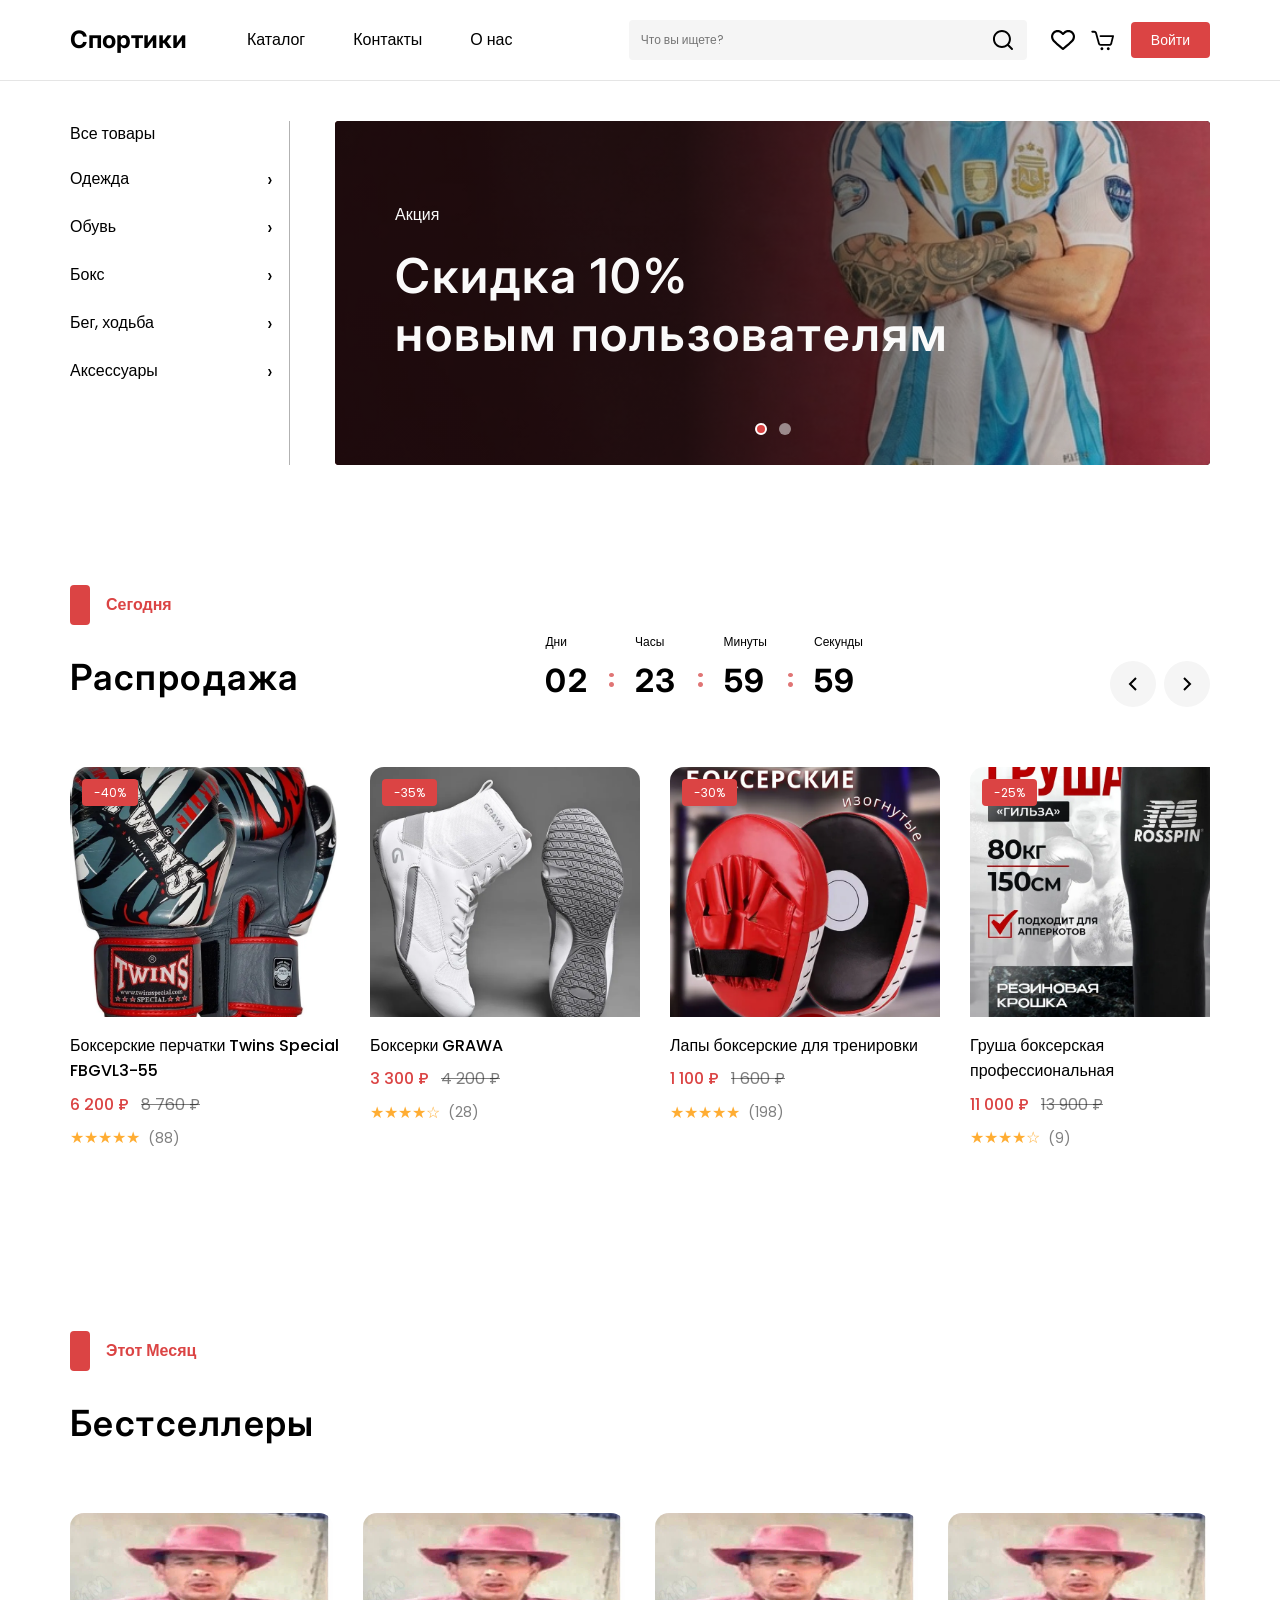
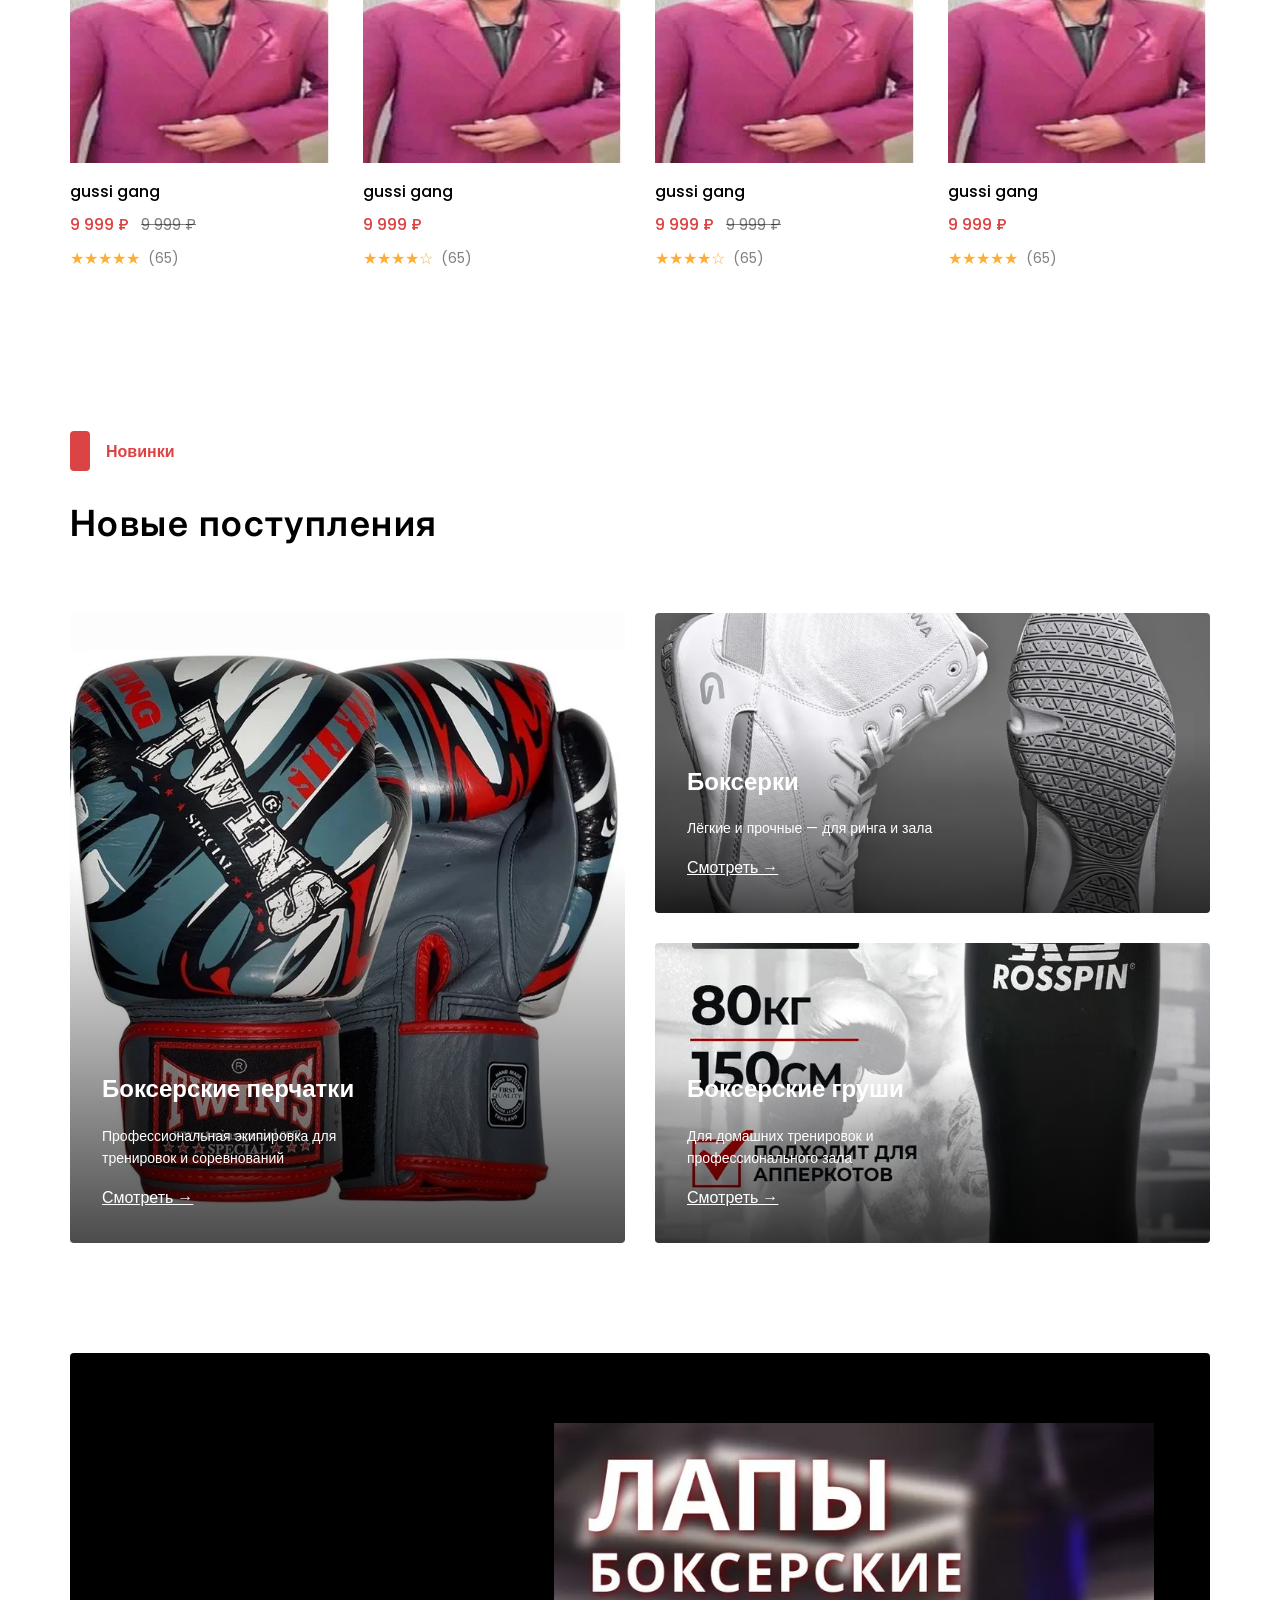
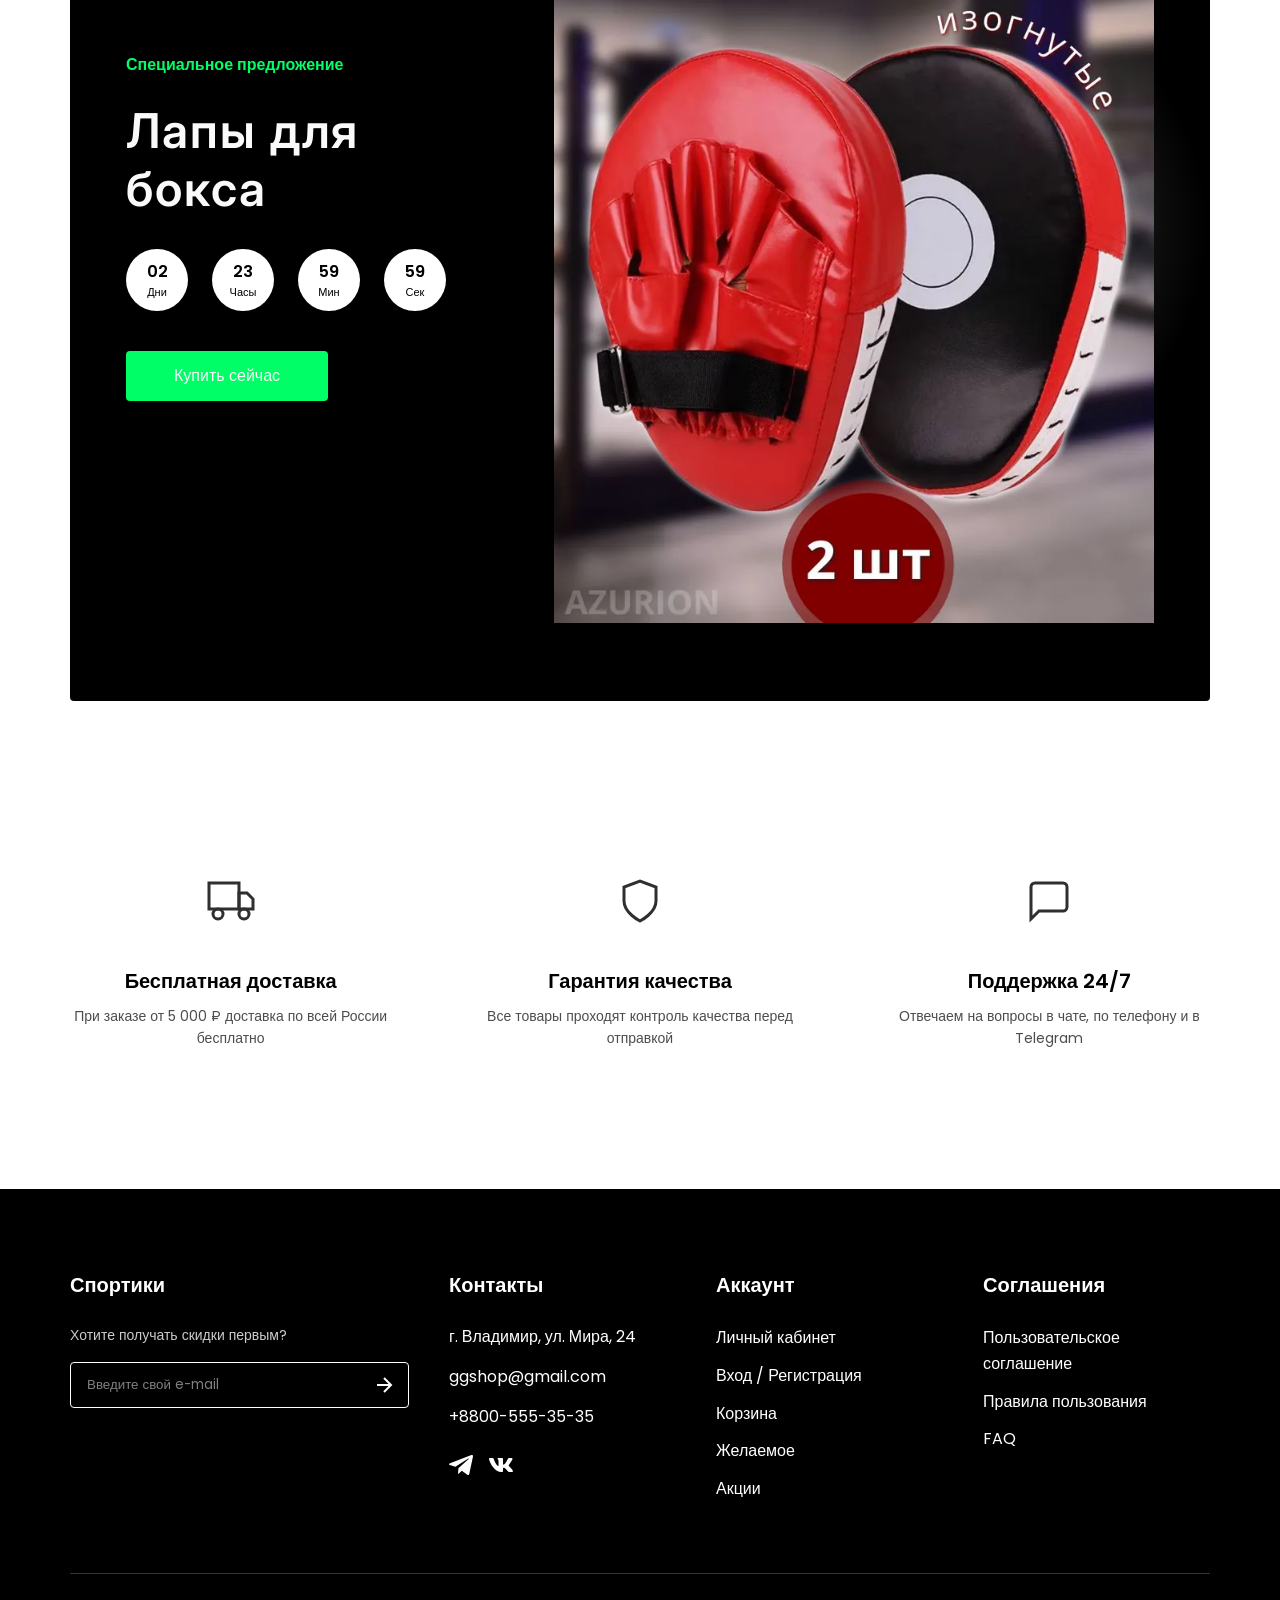
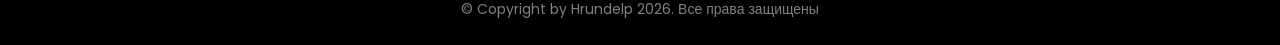
<file: index.html>
<!DOCTYPE html>
<html lang="ru">

<head>
    <meta charset="UTF-8">
    <meta name="viewport" content="width=device-width, initial-scale=1.0">
    <title>Спортики</title>
    <link rel="stylesheet" href="css/style.css">
    <link rel="stylesheet" href="css/home.css">
    <link rel="stylesheet" href="css/responsive.css">
    <link rel="preconnect" href="https://fonts.googleapis.com">
    <link rel="preconnect" href="https://fonts.gstatic.com" crossorigin>
    <link
        href="https://fonts.googleapis.com/css2?family=Poppins:wght@300;400;500;600;700&family=Inter:wght@400;600;700&display=swap"
        rel="stylesheet">
</head>

<body>

    <!-- Header -->
    <header class="header">
        <nav class="navbar">
            <div class="container">
                <div class="logo"><a href="index.html">Спортики</a></div>
                <ul class="nav-menu">
                    <li><a href="catalog.html">Каталог</a></li>
                    <li><a href="contacts.html">Контакты</a></li>
                    <li><a href="about.html">О нас</a></li>
                </ul>
                <div class="nav-actions">
                    <div class="search-box">
                        <input type="text" placeholder="Что вы ищете?">
                        <img src="assets/icons/поиск.svg" width="24" height="24" alt="Поиск">
                    </div>
                    <div class="icons">
                        <a href="wishlist.html" class="icon-btn-wrap" aria-label="Избранное">
                            <img src="assets/icons/Избранное.svg" width="24" height="24" alt="Избранное">
                            <span class="wishlist-badge">0</span>
                        </a>
                        <a href="cart.html" class="icon-btn-wrap" aria-label="Корзина">
                            <img src="assets/icons/Корзина.svg" width="24" height="24" alt="Корзина">
                            <span class="cart-badge">0</span>
                        </a>
                        <div class="user-btn-wrap"></div>
                    </div>
                </div>
            </div>
        </nav>
    </header>

    <main>

        <!-- Hero Section -->
        <section class="hero-section">
            <div class="container">
                <div class="hero-content">

                    <!-- Sidebar Menu -->
                    <aside class="sidebar-menu">
                        <ul>
                            <li><a href="catalog.html">Все товары</a></li>
                            <li><a href="catalog.html?category=clothing">Одежда <span>›</span></a></li>
                            <li><a href="catalog.html?category=shoes">Обувь <span>›</span></a></li>
                            <li><a href="catalog.html?category=boxing">Бокс <span>›</span></a></li>
                            <li><a href="catalog.html?category=running">Бег, ходьба <span>›</span></a></li>
                            <li><a href="catalog.html?category=accessories">Аксессуары <span>›</span></a></li>
                        </ul>
                    </aside>

                    <!-- Hero Banner -->
                    <div class="hero-banner">
                        <div class="banner-slides" id="heroSlider">
                            <!-- Слайд 1 -->
                            <div class="slide" style="background-image: url('assets/images/image.jpg');">
                                <div class="banner-content">
                                    <div class="banner-brand">
                                        <span>Акция</span>
                                    </div>
                                    <h1>Скидка 10%<br>новым пользователям</h1>
                                </div>
                            </div>
                            <!-- Слайд 2 -->
                            <div class="slide" style="background-image: url('assets/images/RONALDO.jpg');">
                                <div class="banner-content">
                                    <div class="banner-brand">
                                        <span>Новости</span>
                                    </div>
                                    <h1>Новый набор<br>уже в продаже</h1>
                                </div>
                            </div>
                        </div>
                        <div class="banner-dots">
                            <span class="active" data-index="0"></span>
                            <span data-index="1"></span>
                        </div>
                    </div>

                </div>
            </div>
        </section>

        <!-- Flash Sales -->
        <section class="flash-sales">
            <div class="container">
                <div class="section-header">
                    <div class="section-title-group">
                        <div class="section-label">
                            <div class="red-bar"></div>
                            <span>Сегодня</span>
                        </div>
                        <h2 class="section-title">Распродажа</h2>
                    </div>
                    <div class="countdown-timer">
                        <div class="time-unit">
                            <span class="time-label">Дни</span>
                            <span class="time-value" id="days">03</span>
                        </div>
                        <span class="time-separator">:</span>
                        <div class="time-unit">
                            <span class="time-label">Часы</span>
                            <span class="time-value" id="hours">23</span>
                        </div>
                        <span class="time-separator">:</span>
                        <div class="time-unit">
                            <span class="time-label">Минуты</span>
                            <span class="time-value" id="minutes">19</span>
                        </div>
                        <span class="time-separator">:</span>
                        <div class="time-unit">
                            <span class="time-label">Секунды</span>
                            <span class="time-value" id="seconds">56</span>
                        </div>
                    </div>
                    <div class="navigation-arrows">
                        <button class="arrow-btn" onclick="scrollProducts('left')">
                            <svg width="24" height="24" viewBox="0 0 24 24" fill="none" stroke="currentColor"
                                stroke-width="2">
                                <path d="M15 18l-6-6 6-6" />
                            </svg>
                        </button>
                        <button class="arrow-btn" onclick="scrollProducts('right')">
                            <svg width="24" height="24" viewBox="0 0 24 24" fill="none" stroke="currentColor"
                                stroke-width="2">
                                <path d="M9 18l6-6-6-6" />
                            </svg>
                        </button>
                    </div>
                </div>

                <div class="products-scroll" id="flashProducts">

                    <!-- Товар 1 -->
                    <div class="product-card">
                        <div class="product-image">
                            <div class="discount-badge">-40%</div>
                            <img src="assets/images/перчатки.jpg" alt="Боксерские перчатки">
                            <div class="product-actions">
                                <button class="action-btn" data-product-id="gloves-1"
                                    data-name="Боксерские перчатки Twins Special FBGVL3-55" data-price="6200"
                                    data-image="assets/images/перчатки.jpg">
                                    <svg width="20" height="20" viewBox="0 0 24 24" fill="none" stroke="currentColor"
                                        stroke-width="2">
                                        <path
                                            d="M20.84 4.61a5.5 5.5 0 0 0-7.78 0L12 5.67l-1.06-1.06a5.5 5.5 0 0 0-7.78 7.78l1.06 1.06L12 21.23l7.78-7.78 1.06-1.06a5.5 5.5 0 0 0 0-7.78z" />
                                    </svg>
                                </button>
                            </div>
                            <button class="btn-to-cart" data-product-id="gloves-1"
                                data-name="Боксерские перчатки Twins Special FBGVL3-55" data-price="6200"
                                data-image="assets/images/перчатки.jpg">
                                В корзину
                            </button>
                        </div>
                        <div class="product-info">
                            <h3>Боксерские перчатки Twins Special FBGVL3-55</h3>
                            <div class="price">
                                <span class="current-price">6 200 ₽</span>
                                <span class="old-price">8 760 ₽</span>
                            </div>
                            <div class="rating">
                                <div class="stars">★★★★★</div>
                                <span>(88)</span>
                            </div>
                        </div>
                    </div>

                    <!-- Товар 2 -->
                    <div class="product-card">
                        <div class="product-image">
                            <div class="discount-badge">-35%</div>
                            <img src="assets/images/боксерки.jpg" alt="Боксерки">
                            <div class="product-actions">
                                <button class="action-btn" data-product-id="boots-1" data-name="Боксерки GRAWA"
                                    data-price="3300" data-image="assets/images/боксерки.jpg">
                                    <svg width="20" height="20" viewBox="0 0 24 24" fill="none" stroke="currentColor"
                                        stroke-width="2">
                                        <path
                                            d="M20.84 4.61a5.5 5.5 0 0 0-7.78 0L12 5.67l-1.06-1.06a5.5 5.5 0 0 0-7.78 7.78l1.06 1.06L12 21.23l7.78-7.78 1.06-1.06a5.5 5.5 0 0 0 0-7.78z" />
                                    </svg>
                                </button>
                            </div>
                            <button class="btn-to-cart" data-product-id="boots-1" data-name="Боксерки GRAWA"
                                data-price="3300" data-image="assets/images/боксерки.jpg">
                                В корзину
                            </button>
                        </div>
                        <div class="product-info">
                            <h3>Боксерки GRAWA</h3>
                            <div class="price">
                                <span class="current-price">3 300 ₽</span>
                                <span class="old-price">4 200 ₽</span>
                            </div>
                            <div class="rating">
                                <div class="stars">★★★★☆</div>
                                <span>(28)</span>
                            </div>
                        </div>
                    </div>

                    <!-- Товар 3 -->
                    <div class="product-card">
                        <div class="product-image">
                            <div class="discount-badge">-30%</div>
                            <img src="assets/images/Лапы.jpg" alt="Лапы боксерские">
                            <div class="product-actions">
                                <button class="action-btn" data-product-id="pads-1"
                                    data-name="Лапы боксерские для тренировки" data-price="1100"
                                    data-image="assets/images/Лапы.jpg">
                                    <svg width="20" height="20" viewBox="0 0 24 24" fill="none" stroke="currentColor"
                                        stroke-width="2">
                                        <path
                                            d="M20.84 4.61a5.5 5.5 0 0 0-7.78 0L12 5.67l-1.06-1.06a5.5 5.5 0 0 0-7.78 7.78l1.06 1.06L12 21.23l7.78-7.78 1.06-1.06a5.5 5.5 0 0 0 0-7.78z" />
                                    </svg>
                                </button>
                            </div>
                            <button class="btn-to-cart" data-product-id="pads-1"
                                data-name="Лапы боксерские для тренировки" data-price="1100"
                                data-image="assets/images/Лапы.jpg">
                                В корзину
                            </button>
                        </div>
                        <div class="product-info">
                            <h3>Лапы боксерские для тренировки</h3>
                            <div class="price">
                                <span class="current-price">1 100 ₽</span>
                                <span class="old-price">1 600 ₽</span>
                            </div>
                            <div class="rating">
                                <div class="stars">★★★★★</div>
                                <span>(198)</span>
                            </div>
                        </div>
                    </div>

                    <!-- Товар 4 -->
                    <div class="product-card">
                        <div class="product-image">
                            <div class="discount-badge">-25%</div>
                            <img src="assets/images/Груша.jpg" alt="Груша боксерская">
                            <div class="product-actions">
                                <button class="action-btn" data-product-id="bag-1"
                                    data-name="Груша боксерская профессиональная" data-price="11000"
                                    data-image="assets/images/Груша.jpg">
                                    <svg width="20" height="20" viewBox="0 0 24 24" fill="none" stroke="currentColor"
                                        stroke-width="2">
                                        <path
                                            d="M20.84 4.61a5.5 5.5 0 0 0-7.78 0L12 5.67l-1.06-1.06a5.5 5.5 0 0 0-7.78 7.78l1.06 1.06L12 21.23l7.78-7.78 1.06-1.06a5.5 5.5 0 0 0 0-7.78z" />
                                    </svg>
                                </button>
                            </div>
                            <button class="btn-to-cart" data-product-id="bag-1"
                                data-name="Груша боксерская профессиональная" data-price="11000"
                                data-image="assets/images/Груша.jpg">
                                В корзину
                            </button>
                        </div>
                        <div class="product-info">
                            <h3>Груша боксерская профессиональная</h3>
                            <div class="price">
                                <span class="current-price">11 000 ₽</span>
                                <span class="old-price">13 900 ₽</span>
                            </div>
                            <div class="rating">
                                <div class="stars">★★★★☆</div>
                                <span>(9)</span>
                            </div>
                        </div>
                    </div>

                </div>
            </div>
        </section>

        <!-- Categories
        <section class="categories">
            <div class="container">
                <div class="section-header">
                    <div class="section-title-group">
                        <div class="section-label">
                            <div class="red-bar"></div>
                            <span>Категории</span>
                        </div>
                        <h2 class="section-title">Поиск по категориям</h2>
                    </div>
                </div>
                <div class="categories-grid" id="categoriesGrid">
                    <div class="category-card">
                        <img src="assets/icons/Одежда.svg" width="56" height="56" alt="Одежда">
                        <span>Одежда</span>
                    </div>
                    <div class="category-card">
                        <img src="assets/icons/shoes.svg" width="56" height="56" alt="Обувь">
                        <span>Обувь</span>
                    </div>
                    <div class="category-card">
                        <img src="assets/icons/accessories.svg" width="56" height="56" alt="Аксессуары">
                        <span>Аксессуары</span>
                    </div>
                    <div class="category-card active">
                        <img src="assets/icons/race.svg" width="56" height="56" alt="Бег">
                        <span>Бег, ходьба</span>
                    </div>
                    <div class="category-card">
                        <img src="assets/icons/swimming.svg" width="56" height="56" alt="Плавание">
                        <span>Плавание</span>
                    </div>
                    <div class="category-card">
                        <img src="assets/icons/Football.svg" width="56" height="56" alt="Футбол">
                        <span>Футбол</span>
                    </div>
                </div>
            </div>
        </section>
    -->
        <!-- Best Selling -->
        <section class="best-selling">
            <div class="container">
                <div class="section-header">
                    <div class="section-title-group">
                        <div class="section-label">
                            <div class="red-bar"></div>
                            <span>Этот Месяц</span>
                        </div>
                        <h2 class="section-title">Бестселлеры</h2>
                    </div>
                    <!--<button class="view-all-btn">Просмотреть</button>-->
                </div>
                <div class="products-grid">

                    <div class="product-card">
                        <div class="product-image">
                            <img src="assets/images/sportik.jpg" alt="gussi gang">
                            <div class="product-actions">
                                <button class="action-btn" data-product-id="sportik-1" data-name="gussi gang"
                                    data-price="9999" data-image="assets/images/sportik.jpg">
                                    <svg width="20" height="20" viewBox="0 0 24 24" fill="none" stroke="currentColor"
                                        stroke-width="2">
                                        <path
                                            d="M20.84 4.61a5.5 5.5 0 0 0-7.78 0L12 5.67l-1.06-1.06a5.5 5.5 0 0 0-7.78 7.78l1.06 1.06L12 21.23l7.78-7.78 1.06-1.06a5.5 5.5 0 0 0 0-7.78z" />
                                    </svg>
                                </button>
                            </div>
                            <button class="btn-to-cart" data-product-id="sportik-1" data-name="gussi gang"
                                data-price="9999" data-image="assets/images/sportik.jpg">
                                В корзину
                            </button>
                        </div>
                        <div class="product-info">
                            <h3>gussi gang</h3>
                            <div class="price">
                                <span class="current-price">9 999 ₽</span>
                                <span class="old-price">9 999 ₽</span>
                            </div>
                            <div class="rating">
                                <div class="stars">★★★★★</div>
                                <span>(65)</span>
                            </div>
                        </div>
                    </div>

                    <div class="product-card">
                        <div class="product-image">
                            <img src="assets/images/sportik.jpg" alt="gussi gang">
                            <div class="product-actions">
                                <button class="action-btn" data-product-id="sportik-2" data-name="gussi gang v2"
                                    data-price="9999" data-image="assets/images/sportik.jpg">
                                    <svg width="20" height="20" viewBox="0 0 24 24" fill="none" stroke="currentColor"
                                        stroke-width="2">
                                        <path
                                            d="M20.84 4.61a5.5 5.5 0 0 0-7.78 0L12 5.67l-1.06-1.06a5.5 5.5 0 0 0-7.78 7.78l1.06 1.06L12 21.23l7.78-7.78 1.06-1.06a5.5 5.5 0 0 0 0-7.78z" />
                                    </svg>
                                </button>
                            </div>
                            <button class="btn-to-cart" data-product-id="sportik-2" data-name="gussi gang v2"
                                data-price="9999" data-image="assets/images/sportik.jpg">
                                В корзину
                            </button>
                        </div>
                        <div class="product-info">
                            <h3>gussi gang</h3>
                            <div class="price">
                                <span class="current-price">9 999 ₽</span>
                            </div>
                            <div class="rating">
                                <div class="stars">★★★★☆</div>
                                <span>(65)</span>
                            </div>
                        </div>
                    </div>

                    <div class="product-card">
                        <div class="product-image">
                            <img src="assets/images/sportik.jpg" alt="gussi gang">
                            <div class="product-actions">
                                <button class="action-btn" data-product-id="sportik-3" data-name="gussi gang v3"
                                    data-price="9999" data-image="assets/images/sportik.jpg">
                                    <svg width="20" height="20" viewBox="0 0 24 24" fill="none" stroke="currentColor"
                                        stroke-width="2">
                                        <path
                                            d="M20.84 4.61a5.5 5.5 0 0 0-7.78 0L12 5.67l-1.06-1.06a5.5 5.5 0 0 0-7.78 7.78l1.06 1.06L12 21.23l7.78-7.78 1.06-1.06a5.5 5.5 0 0 0 0-7.78z" />
                                    </svg>
                                </button>
                            </div>
                            <button class="btn-to-cart" data-product-id="sportik-3" data-name="gussi gang v3"
                                data-price="9999" data-image="assets/images/sportik.jpg">
                                В корзину
                            </button>
                        </div>
                        <div class="product-info">
                            <h3>gussi gang</h3>
                            <div class="price">
                                <span class="current-price">9 999 ₽</span>
                                <span class="old-price">9 999 ₽</span>
                            </div>
                            <div class="rating">
                                <div class="stars">★★★★☆</div>
                                <span>(65)</span>
                            </div>
                        </div>
                    </div>

                    <div class="product-card">
                        <div class="product-image">
                            <img src="assets/images/sportik.jpg" alt="gussi gang">
                            <div class="product-actions">
                                <button class="action-btn" data-product-id="sportik-4" data-name="gussi gang v4"
                                    data-price="9999" data-image="assets/images/sportik.jpg">
                                    <svg width="20" height="20" viewBox="0 0 24 24" fill="none" stroke="currentColor"
                                        stroke-width="2">
                                        <path
                                            d="M20.84 4.61a5.5 5.5 0 0 0-7.78 0L12 5.67l-1.06-1.06a5.5 5.5 0 0 0-7.78 7.78l1.06 1.06L12 21.23l7.78-7.78 1.06-1.06a5.5 5.5 0 0 0 0-7.78z" />
                                    </svg>
                                </button>
                            </div>
                            <button class="btn-to-cart" data-product-id="sportik-4" data-name="gussi gang v4"
                                data-price="9999" data-image="assets/images/sportik.jpg">
                                В корзину
                            </button>
                        </div>
                        <div class="product-info">
                            <h3>gussi gang</h3>
                            <div class="price">
                                <span class="current-price">9 999 ₽</span>
                            </div>
                            <div class="rating">
                                <div class="stars">★★★★★</div>
                                <span>(65)</span>
                            </div>
                        </div>
                    </div>

                </div>
            </div>
        </section>

        <!-- New Arrival -->
        <section class="new-arrival">
            <div class="container">
                <div class="section-title-group" style="margin-bottom: 60px;">
                    <div class="section-label">
                        <div class="red-bar"></div>
                        <span>Новинки</span>
                    </div>
                    <h2 class="section-title">Новые поступления</h2>
                </div>
                <div class="arrival-grid">

                    <!-- Большая карточка слева -->
                    <div class="arrival-card large">
                        <img src="assets/images/перчатки.jpg" alt="Боксерские перчатки">
                        <div class="arrival-info">
                            <h3>Боксерские перчатки</h3>
                            <p>Профессиональная экипировка для тренировок и соревнований</p>
                            <a href="#">Смотреть →</a>
                        </div>
                    </div>

                    <!-- Правая колонка — две карточки -->
                    <div style="display: flex; flex-direction: column; gap: 30px;">
                        <div class="arrival-card">
                            <img src="assets/images/боксерки.jpg" alt="Боксерки">
                            <div class="arrival-info">
                                <h3>Боксерки</h3>
                                <p>Лёгкие и прочные — для ринга и зала</p>
                                <a href="#">Смотреть →</a>
                            </div>
                        </div>
                        <div class="arrival-card">
                            <img src="assets/images/Груша.jpg" alt="Боксерская груша">
                            <div class="arrival-info">
                                <h3>Боксерские груши</h3>
                                <p>Для домашних тренировок и профессионального зала</p>
                                <a href="#">Смотреть →</a>
                            </div>
                        </div>
                    </div>

                </div>
            </div>
        </section>

        <!-- Promo Banner -->
        <section class="music-banner">
            <div class="container">
                <div class="banner-box">
                    <div class="banner-box-content">
                        <span class="banner-label">Специальное предложение</span>
                        <h2>Лапы для<br>бокса</h2>
                        <div class="timer-circles">
                            <div class="timer-circle">
                                <span class="timer-value" id="bannerDays">03</span>
                                <span class="timer-label">Дни</span>
                            </div>
                            <div class="timer-circle">
                                <span class="timer-value" id="bannerHours">23</span>
                                <span class="timer-label">Часы</span>
                            </div>
                            <div class="timer-circle">
                                <span class="timer-value" id="bannerMinutes">59</span>
                                <span class="timer-label">Мин</span>
                            </div>
                            <div class="timer-circle">
                                <span class="timer-value" id="bannerSeconds">35</span>
                                <span class="timer-label">Сек</span>
                            </div>
                        </div>
                        <button class="buy-now-btn"
                            onclick="Store.addToCart({id:'pads-1', name:'Лапы боксерские для тренировки', price:1100, image:'assets/images/Лапы.jpg'})">
                            Купить сейчас
                        </button>
                    </div>
                    <div class="banner-box-image">
                        <img src="assets/images/Лапы.jpg" alt="Лапы боксерские">
                    </div>
                </div>
            </div>
        </section>

        <!-- Services -->
        <section class="services">
            <div class="container">
                <div class="services-grid">
                    <div class="service-card">
                        <div class="service-icon">
                            <svg width="48" height="48" viewBox="0 0 24 24" fill="none" stroke="currentColor"
                                stroke-width="1.5">
                                <rect x="1" y="3" width="15" height="13" />
                                <polygon points="16 8 20 8 23 11 23 16 16 16 16 8" />
                                <circle cx="5.5" cy="18.5" r="2.5" />
                                <circle cx="18.5" cy="18.5" r="2.5" />
                            </svg>
                        </div>
                        <h3>Бесплатная доставка</h3>
                        <p>При заказе от 5 000 ₽ доставка по всей России бесплатно</p>
                    </div>
                    <div class="service-card">
                        <div class="service-icon">
                            <svg width="48" height="48" viewBox="0 0 24 24" fill="none" stroke="currentColor"
                                stroke-width="1.5">
                                <path d="M12 22s8-4 8-10V5l-8-3-8 3v7c0 6 8 10 8 10z" />
                            </svg>
                        </div>
                        <h3>Гарантия качества</h3>
                        <p>Все товары проходят контроль качества перед отправкой</p>
                    </div>
                    <div class="service-card">
                        <div class="service-icon">
                            <svg width="48" height="48" viewBox="0 0 24 24" fill="none" stroke="currentColor"
                                stroke-width="1.5">
                                <path d="M21 15a2 2 0 0 1-2 2H7l-4 4V5a2 2 0 0 1 2-2h14a2 2 0 0 1 2 2z" />
                            </svg>
                        </div>
                        <h3>Поддержка 24/7</h3>
                        <p>Отвечаем на вопросы в чате, по телефону и в Telegram</p>
                    </div>
                </div>
            </div>
        </section>

    </main>

    <!-- Footer -->
    <footer class="footer">
        <div class="container">
            <div class="footer-content">
                <div class="footer-column">
                    <h4>Спортики</h4>
                    <p class="small">Хотите получать скидки первым?</p>
                    <div class="newsletter">
                        <input type="email" placeholder="Введите свой e-mail">
                        <button>
                            <svg width="24" height="24" viewBox="0 0 24 24" fill="none" stroke="white" stroke-width="2">
                                <path d="M5 12h14M12 5l7 7-7 7" />
                            </svg>
                        </button>
                    </div>
                </div>
                <div class="footer-column">
                    <h4>Контакты</h4>
                    <p>г. Владимир, ул. Мира, 24</p>
                    <p><a href="mailto:ggshop@gmail.com">ggshop@gmail.com</a></p>
                    <p><a href="tel:+78005553535">+8800-555-35-35</a></p>
                    <div class="social-links">
                        <a href="https://t.me/hrundelp" target="_blank">
                            <img src="assets/icons/TG.svg" width="24" height="24" alt="Telegram">
                        </a>
                        <a href="https://vk.com/bratishkinoff" target="_blank">
                            <img src="assets/icons/Vk.svg" width="24" height="24" alt="VK">
                        </a>
                    </div>
                </div>
                <div class="footer-column">
                    <h4>Аккаунт</h4>
                    <ul>
                        <li><a href="profile.html">Личный кабинет</a></li>
                        <li><a href="login.html">Вход / Регистрация</a></li>
                        <li><a href="cart.html">Корзина</a></li>
                        <li><a href="wishlist.html">Желаемое</a></li>
                        <li><a href="#">Акции</a></li>
                    </ul>
                </div>
                <div class="footer-column">
                    <h4>Соглашения</h4>
                    <ul>
                        <li><a href="#">Пользовательское соглашение</a></li>
                        <li><a href="#">Правила пользования</a></li>
                        <li><a href="#">FAQ</a></li>
                    </ul>
                </div>
            </div>
            <div class="footer-bottom">
                <p>&copy; Copyright by Hrundelp 2026. Все права защищены</p>
            </div>
        </div>
    </footer>
    <script src="js/products.js"></script>
    <script src="js/store.js"></script>
    <script src="js/script.js"></script>

</body>

</html>
</file>
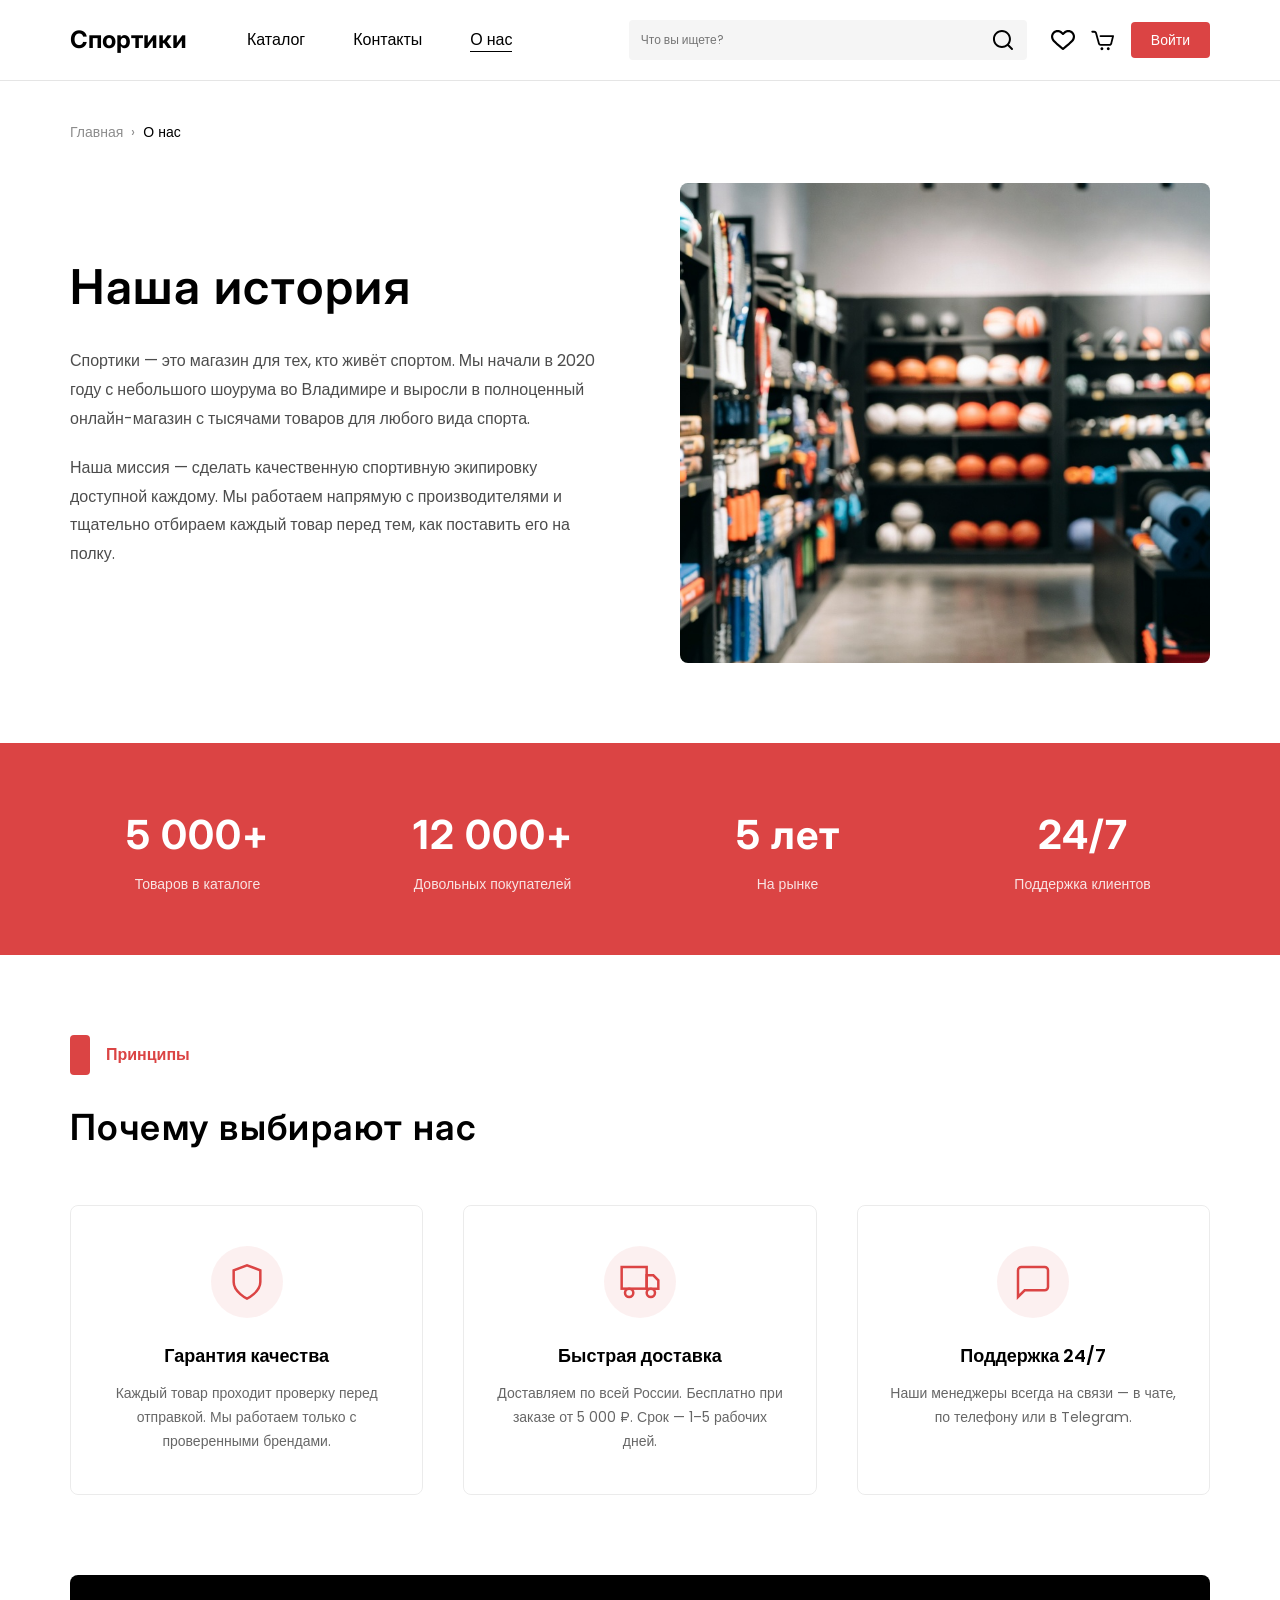
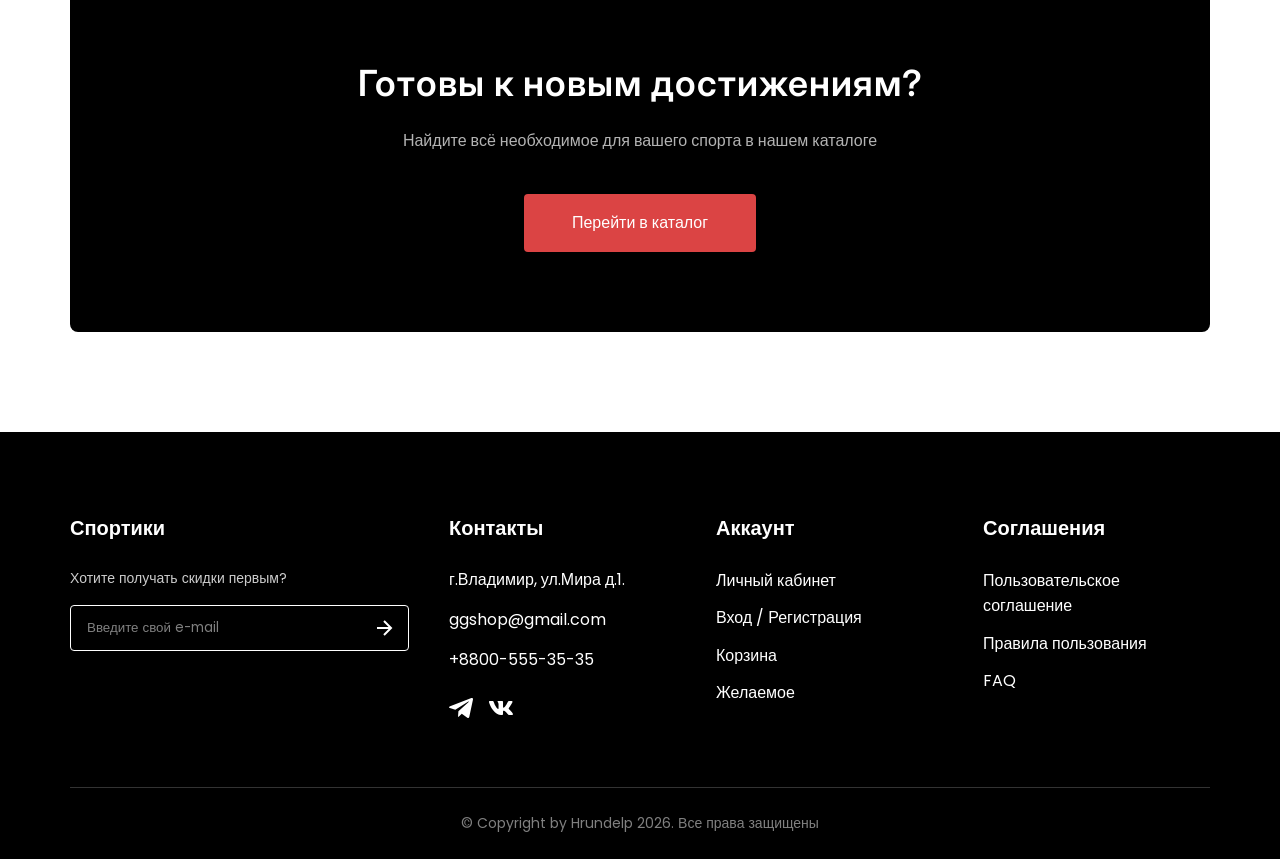
<file: about.html>
<!DOCTYPE html>
<html lang="ru">

<head>
    <meta charset="UTF-8">
    <meta name="viewport" content="width=device-width, initial-scale=1.0">
    <title>О нас | Спортики</title>
    <link rel="stylesheet" href="css/style.css">
    <link rel="stylesheet" href="css/about.css">
    <link rel="stylesheet" href="css/responsive.css">
    <link rel="preconnect" href="https://fonts.googleapis.com">
    <link rel="preconnect" href="https://fonts.gstatic.com" crossorigin>
    <link
        href="https://fonts.googleapis.com/css2?family=Poppins:wght@300;400;500;600;700&family=Inter:wght@400;600;700&display=swap"
        rel="stylesheet">
</head>

<body>
    <header class="header">
        <nav class="navbar">
            <div class="container">
                <div class="logo"><a href="index.html">Спортики</a></div>
                <ul class="nav-menu">
                    <li><a href="catalog.html">Каталог</a></li>
                    <li><a href="contacts.html">Контакты</a></li>
                    <li><a href="about.html" class="active">О нас</a></li>
                </ul>
                <div class="nav-actions">
                    <div class="search-box">
                        <input type="text" placeholder="Что вы ищете?">
                        <img src="assets/icons/поиск.svg" width="24" height="24" alt="Поиск">
                    </div>
                    <div class="icons">
                        <a href="wishlist.html" class="icon-btn-wrap" aria-label="Избранное"><img
                                src="assets/icons/Избранное.svg" width="24" height="24" alt="Избранное"><span
                                class="wishlist-badge">0</span></a>
                        <a href="cart.html" class="icon-btn-wrap" aria-label="Корзина"><img
                                src="assets/icons/Корзина.svg" width="24" height="24" alt="Корзина"><span
                                class="cart-badge">0</span></a>
                        <div class="user-btn-wrap"></div>
                    </div>
                </div>
            </div>
        </nav>
    </header>
    <main>
        <section class="about-hero">
            <div class="container">
                <nav class="breadcrumb">
                    <a href="index.html">Главная</a><span>›</span><span>О нас</span>
                </nav>
                <div class="about-hero-layout">
                    <div class="about-hero-text">
                        <h1>Наша история</h1>
                        <p>Спортики — это магазин для тех, кто живёт спортом. Мы начали в 2020 году с небольшого шоурума
                            во Владимире и выросли в полноценный онлайн-магазин с тысячами товаров для любого вида
                            спорта.</p>
                        <p>Наша миссия — сделать качественную спортивную экипировку доступной каждому. Мы работаем
                            напрямую с производителями и тщательно отбираем каждый товар перед тем, как поставить его на
                            полку.</p>
                    </div>
                    <div class="about-hero-image">
                        <img src="assets/images/Вход.jpg" alt="О магазине Спортики">
                    </div>
                </div>
            </div>
        </section>
        <section class="about-stats">
            <div class="container">
                <div class="stats-grid">
                    <div class="stat-card">
                        <div class="stat-value">5 000+</div>
                        <div class="stat-label">Товаров в каталоге</div>
                    </div>
                    <div class="stat-card">
                        <div class="stat-value">12 000+</div>
                        <div class="stat-label">Довольных покупателей</div>
                    </div>
                    <div class="stat-card">
                        <div class="stat-value">5 лет</div>
                        <div class="stat-label">На рынке</div>
                    </div>
                    <div class="stat-card">
                        <div class="stat-value">24/7</div>
                        <div class="stat-label">Поддержка клиентов</div>
                    </div>
                </div>
            </div>
        </section>
        <section class="about-values">
            <div class="container">
                <div class="section-title-group" style="margin-bottom:48px;">
                    <div class="section-label">
                        <div class="red-bar"></div><span>Принципы</span>
                    </div>
                    <h2 class="section-title">Почему выбирают нас</h2>
                </div>
                <div class="values-grid">
                    <div class="value-card">
                        <div class="value-icon">
                            <svg width="40" height="40" viewBox="0 0 24 24" fill="none" stroke="#DB4444"
                                stroke-width="1.5">
                                <path d="M12 22s8-4 8-10V5l-8-3-8 3v7c0 6 8 10 8 10z" />
                            </svg>
                        </div>
                        <h3>Гарантия качества</h3>
                        <p>Каждый товар проходит проверку перед отправкой. Мы работаем только с проверенными брендами.
                        </p>
                    </div>
                    <div class="value-card">
                        <div class="value-icon">
                            <svg width="40" height="40" viewBox="0 0 24 24" fill="none" stroke="#DB4444"
                                stroke-width="1.5">
                                <rect x="1" y="3" width="15" height="13" />
                                <polygon points="16 8 20 8 23 11 23 16 16 16 16 8" />
                                <circle cx="5.5" cy="18.5" r="2.5" />
                                <circle cx="18.5" cy="18.5" r="2.5" />
                            </svg>
                        </div>
                        <h3>Быстрая доставка</h3>
                        <p>Доставляем по всей России. Бесплатно при заказе от 5 000 ₽. Срок — 1–5 рабочих дней.</p>
                    </div>
                    <div class="value-card">
                        <div class="value-icon">
                            <svg width="40" height="40" viewBox="0 0 24 24" fill="none" stroke="#DB4444"
                                stroke-width="1.5">
                                <path d="M21 15a2 2 0 0 1-2 2H7l-4 4V5a2 2 0 0 1 2-2h14a2 2 0 0 1 2 2z" />
                            </svg>
                        </div>
                        <h3>Поддержка 24/7</h3>
                        <p>Наши менеджеры всегда на связи — в чате, по телефону или в Telegram.</p>
                    </div>
                </div>
            </div>
        </section>
        <section class="about-cta">
            <div class="container">
                <div class="cta-box">
                    <h2>Готовы к новым достижениям?</h2>
                    <p>Найдите всё необходимое для вашего спорта в нашем каталоге</p>
                    <a href="index.html" class="btn-cta">Перейти в каталог</a>
                </div>
            </div>
        </section>
    </main>
    <footer class="footer">
        <div class="container">
            <div class="footer-content">
                <div class="footer-column">
                    <h4>Спортики</h4>
                    <p class="small">Хотите получать скидки первым?</p>
                    <div class="newsletter">
                        <input type="email" placeholder="Введите свой e-mail">
                        <button><svg width="24" height="24" viewBox="0 0 24 24" fill="none" stroke="white"
                                stroke-width="2">
                                <path d="M5 12h14M12 5l7 7-7 7" />
                            </svg></button>
                    </div>
                </div>
                <div class="footer-column">
                    <h4>Контакты</h4>
                    <p>г.Владимир, ул.Мира д.1.</p>
                    <p><a href="mailto:ggshop@gmail.com">ggshop@gmail.com</a></p>
                    <p><a href="tel:+78005553535">+8800-555-35-35</a></p>
                    <div class="social-links">
                        <a href="https://t.me/hrundelp" target="_blank"><img src="assets/icons/TG.svg" width="24"
                                height="24" alt="Telegram"></a>
                        <a href="https://vk.com/bratishkinoff" target="_blank"><img src="assets/icons/Vk.svg" width="24"
                                height="24" alt="VK"></a>
                    </div>
                </div>
                <div class="footer-column">
                    <h4>Аккаунт</h4>
                    <ul>
                        <li><a href="profile.html">Личный кабинет</a></li>
                        <li><a href="login.html">Вход / Регистрация</a></li>
                        <li><a href="cart.html">Корзина</a></li>
                        <li><a href="wishlist.html">Желаемое</a></li>
                    </ul>
                </div>
                <div class="footer-column">
                    <h4>Соглашения</h4>
                    <ul>
                        <li><a href="#">Пользовательское соглашение</a></li>
                        <li><a href="#">Правила пользования</a></li>
                        <li><a href="#">FAQ</a></li>
                    </ul>
                </div>
            </div>
            <div class="footer-bottom">
                <p>&copy; Copyright by Hrundelp 2026. Все права защищены</p>
            </div>
        </div>
    </footer>

    <script src="js/products.js"></script>
    <script src="js/store.js"></script>
</body>

</html>
</file>
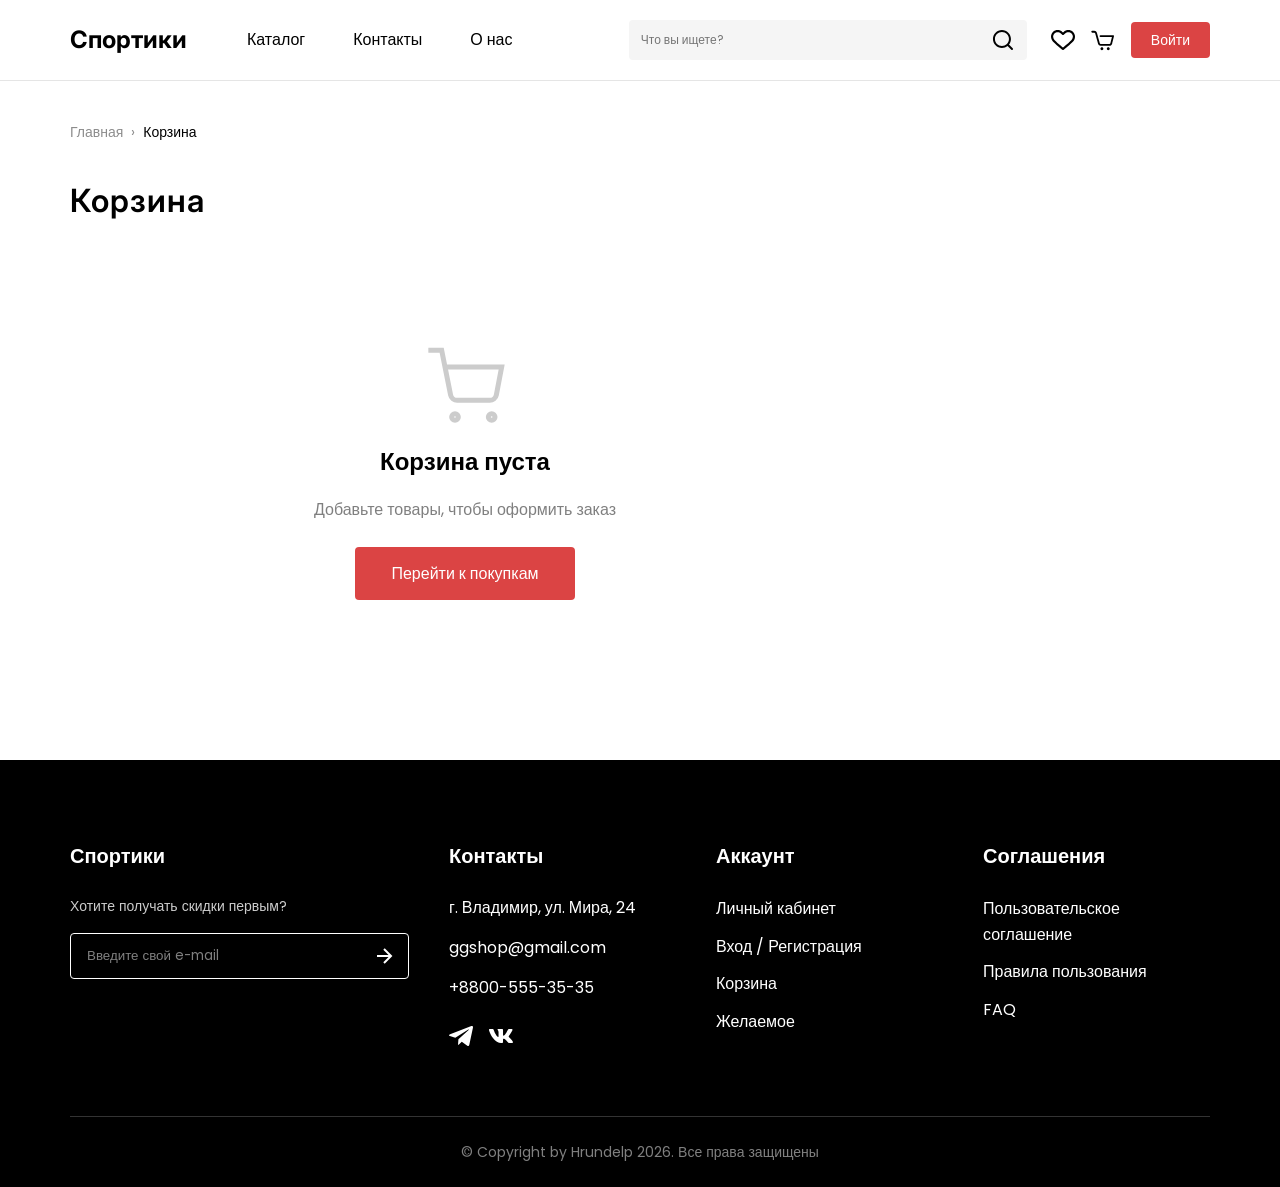
<file: cart.html>
<!DOCTYPE html>
<html lang="ru">
<head>
    <meta charset="UTF-8">
    <meta name="viewport" content="width=device-width, initial-scale=1.0">
    <title>Корзина | Спортики</title>
    <link rel="stylesheet" href="css/style.css">
    <link rel="stylesheet" href="css/cart.css">
    <link rel="stylesheet" href="css/responsive.css">
    <link rel="preconnect" href="https://fonts.googleapis.com">
    <link rel="preconnect" href="https://fonts.gstatic.com" crossorigin>
    <link href="https://fonts.googleapis.com/css2?family=Poppins:wght@300;400;500;600;700&family=Inter:wght@400;600;700&display=swap" rel="stylesheet">
</head>
<body>

<header class="header">
    <nav class="navbar">
        <div class="container">
            <div class="logo"><a href="index.html">Спортики</a></div>
            <ul class="nav-menu">
                <li><a href="catalog.html">Каталог</a></li>
                <li><a href="contacts.html">Контакты</a></li>
                <li><a href="about.html">О нас</a></li>
            </ul>
            <div class="nav-actions">
                <div class="search-box">
                    <input type="text" placeholder="Что вы ищете?">
                    <img src="assets/icons/поиск.svg" width="24" height="24" alt="Поиск">
                </div>
                <div class="icons">
                    <a href="wishlist.html" class="icon-btn-wrap" aria-label="Избранное">
                        <img src="assets/icons/Избранное.svg" width="24" height="24" alt="Избранное">
                        <span class="wishlist-badge">0</span>
                    </a>
                    <a href="cart.html" class="icon-btn-wrap" aria-label="Корзина">
                        <img src="assets/icons/Корзина.svg" width="24" height="24" alt="Корзина">
                        <span class="cart-badge">0</span>
                    </a>
                    <div class="user-btn-wrap"></div>
                </div>
            </div>
        </div>
    </nav>
</header>

<main>
    <section class="cart-section">
        <div class="container">
            <nav class="breadcrumb">
                <a href="index.html">Главная</a>
                <span>›</span>
                <span>Корзина</span>
            </nav>
            <h1 class="cart-title">Корзина</h1>
            <div class="cart-layout" id="cartLayout"></div>
        </div>
    </section>
</main>

<footer class="footer">
    <div class="container">
        <div class="footer-content">
            <div class="footer-column">
                <h4>Спортики</h4>
                <p class="small">Хотите получать скидки первым?</p>
                <div class="newsletter">
                    <input type="email" placeholder="Введите свой e-mail">
                    <button>
                        <svg width="24" height="24" viewBox="0 0 24 24" fill="none" stroke="white" stroke-width="2">
                            <path d="M5 12h14M12 5l7 7-7 7"/>
                        </svg>
                    </button>
                </div>
            </div>
            <div class="footer-column">
                <h4>Контакты</h4>
                <p>г. Владимир, ул. Мира, 24</p>
                <p><a href="mailto:ggshop@gmail.com">ggshop@gmail.com</a></p>
                <p><a href="tel:+78800555353">+8800-555-35-35</a></p>
                <div class="social-links">
                    <a href="https://t.me/hrundelp" target="_blank"><img src="assets/icons/TG.svg" width="24" height="24" alt="Telegram"></a>
                    <a href="https://vk.com/bratishkinoff" target="_blank"><img src="assets/icons/Vk.svg" width="24" height="24" alt="VK"></a>
                </div>
            </div>
            <div class="footer-column">
                <h4>Аккаунт</h4>
                <ul>
                    <li><a href="profile.html">Личный кабинет</a></li>
                    <li><a href="login.html">Вход / Регистрация</a></li>
                    <li><a href="cart.html">Корзина</a></li>
                    <li><a href="wishlist.html">Желаемое</a></li>
                </ul>
            </div>
            <div class="footer-column">
                <h4>Соглашения</h4>
                <ul>
                    <li><a href="#">Пользовательское соглашение</a></li>
                    <li><a href="#">Правила пользования</a></li>
                    <li><a href="#">FAQ</a></li>
                </ul>
            </div>
        </div>
        <div class="footer-bottom">
            <p>&copy; Copyright by Hrundelp 2026. Все права защищены</p>
        </div>
    </div>
</footer>

<!-- Модальное окно оформления заказа -->
<div class="checkout-overlay" id="checkoutOverlay" role="dialog" aria-modal="true" aria-label="Оформление заказа">
    <div class="checkout-modal">
        <button class="checkout-close" id="checkoutClose" aria-label="Закрыть">
            <svg width="20" height="20" viewBox="0 0 24 24" fill="none" stroke="currentColor" stroke-width="2">
                <line x1="18" y1="6" x2="6" y2="18"/><line x1="6" y1="6" x2="18" y2="18"/>
            </svg>
        </button>
        <div class="checkout-header">
            <h2>Оформление заказа</h2>
            <p class="checkout-subtitle">Заполните данные для доставки</p>
        </div>
        <form id="checkoutForm" class="checkout-form" novalidate>
            <fieldset class="checkout-fieldset">
                <legend>Получатель</legend>
                <div class="checkout-row">
                    <div class="checkout-field">
                        <label for="chkName">Имя и фамилия *</label>
                        <input type="text" id="chkName" name="name" placeholder="Иван Иванов" autocomplete="name">
                        <span class="field-error" id="errName"></span>
                    </div>
                    <div class="checkout-field">
                        <label for="chkPhone">Телефон *</label>
                        <input type="tel" id="chkPhone" name="phone" placeholder="+7 (900) 000-00-00" autocomplete="tel">
                        <span class="field-error" id="errPhone"></span>
                    </div>
                </div>
                <div class="checkout-field">
                    <label for="chkEmail">Email *</label>
                    <input type="email" id="chkEmail" name="email" placeholder="example@mail.ru" autocomplete="email">
                    <span class="field-error" id="errEmail"></span>
                </div>
            </fieldset>
            <fieldset class="checkout-fieldset">
                <legend>Доставка</legend>
                <div class="checkout-field">
                    <label for="chkAddress">Адрес доставки *</label>
                    <input type="text" id="chkAddress" name="address" placeholder="Город, улица, дом, квартира" autocomplete="street-address">
                    <span class="field-error" id="errAddress"></span>
                </div>
                <div class="checkout-row">
                    <div class="checkout-field">
                        <label for="chkDelivery">Способ доставки</label>
                        <select id="chkDelivery" name="delivery">
                            <option value="courier">Курьер (1–3 дня) — 350 ₽</option>
                            <option value="pickup">Самовывоз — Бесплатно</option>
                            <option value="post">Почта России (5–14 дней) — 200 ₽</option>
                        </select>
                    </div>
                    <div class="checkout-field">
                        <label for="chkPayment">Способ оплаты</label>
                        <select id="chkPayment" name="payment">
                            <option value="card">Картой онлайн</option>
                            <option value="cash">Наличными при получении</option>
                            <option value="transfer">Переводом на карту</option>
                        </select>
                    </div>
                </div>
                <div class="checkout-field">
                    <label for="chkComment">Комментарий к заказу</label>
                    <textarea id="chkComment" name="comment" placeholder="Например: позвонить за час до доставки" rows="3"></textarea>
                </div>
            </fieldset>
            <div class="checkout-agree">
                <label class="checkbox-label">
                    <input type="checkbox" id="chkAgree" name="agree">
                    <span class="checkbox-custom"></span>
                    <span>Я согласен с <a href="#" target="_blank">условиями обработки персональных данных</a> *</span>
                </label>
                <span class="field-error" id="errAgree"></span>
            </div>
            <div class="checkout-total-row" id="checkoutTotalRow"></div>
            <button type="submit" class="btn-place-order">Подтвердить заказ</button>
        </form>
    </div>
</div>

<script src="js/products.js"></script>
<script src="js/store.js"></script>
<script src="js/cart.js"></script>
</body>
</html>
</file>
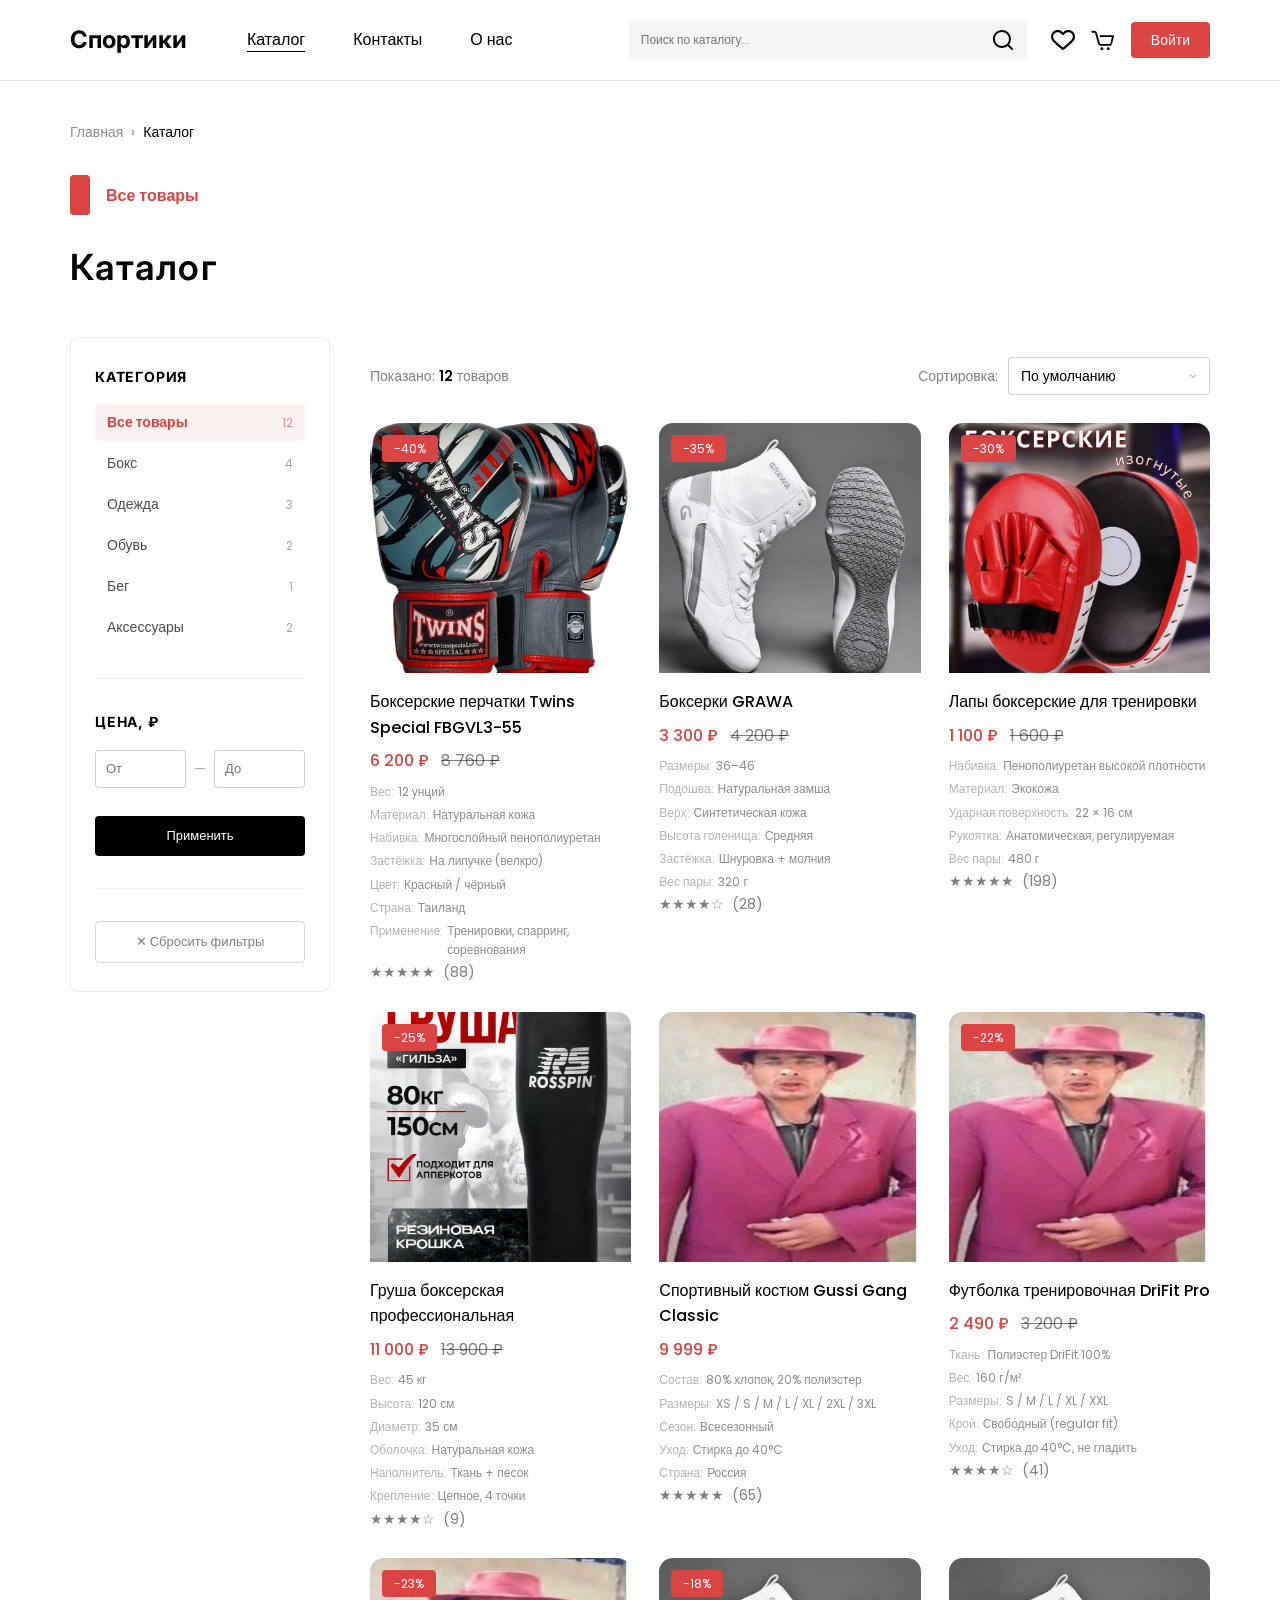
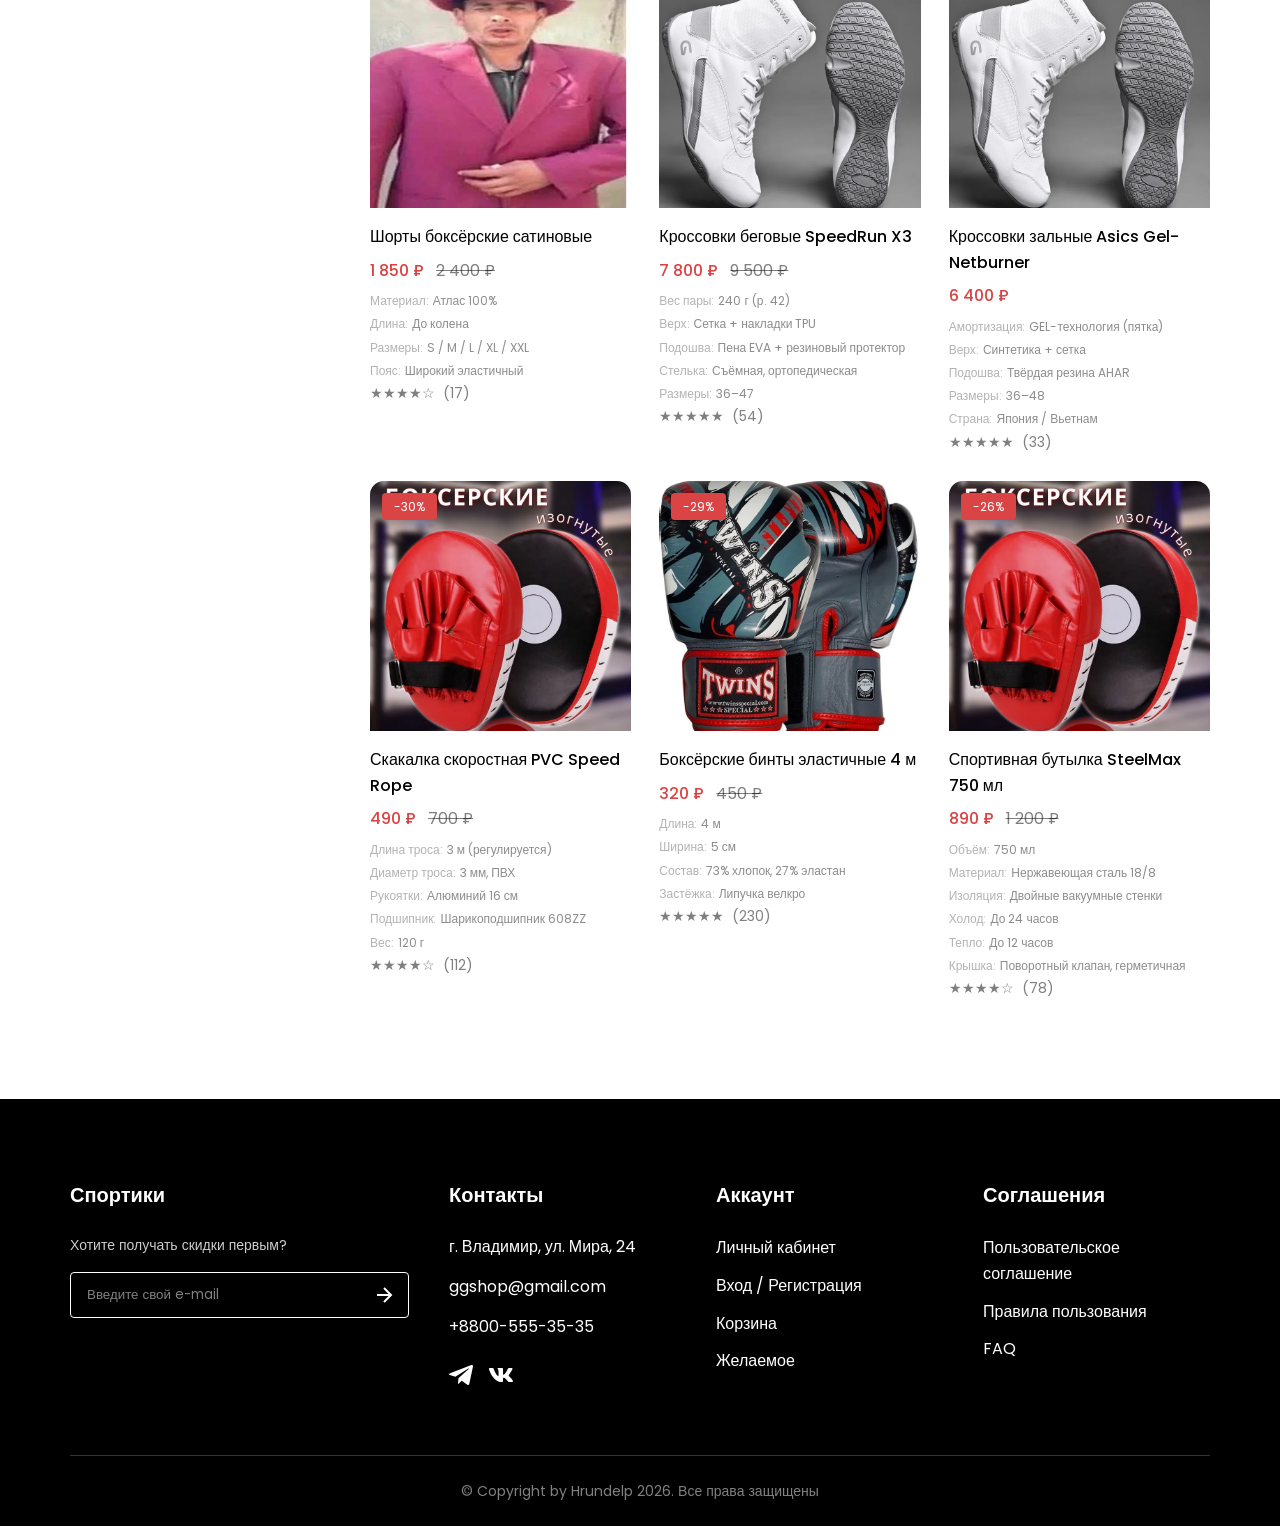
<file: catalog.html>
<!DOCTYPE html>
<html lang="ru">
<head>
    <meta charset="UTF-8">
    <meta name="viewport" content="width=device-width, initial-scale=1.0">
    <title>Каталог | Спортики</title>
    <link rel="stylesheet" href="css/style.css">
    <link rel="stylesheet" href="css/home.css">
    <link rel="stylesheet" href="css/catalog.css">
    <link rel="stylesheet" href="css/responsive.css">
    <link rel="preconnect" href="https://fonts.googleapis.com">
    <link rel="preconnect" href="https://fonts.gstatic.com" crossorigin>
    <link href="https://fonts.googleapis.com/css2?family=Poppins:wght@300;400;500;600;700&family=Inter:wght@400;600;700&display=swap" rel="stylesheet">
</head>
<body>

<header class="header">
    <nav class="navbar">
        <div class="container">
            <div class="logo"><a href="index.html">Спортики</a></div>
            <ul class="nav-menu">
                <li><a href="catalog.html" class="active">Каталог</a></li>
                <li><a href="contacts.html">Контакты</a></li>
                <li><a href="about.html">О нас</a></li>
            </ul>
            <div class="nav-actions">
                <div class="search-box">
                    <input type="text" id="catalogSearch" placeholder="Поиск по каталогу...">
                    <img src="assets/icons/поиск.svg" width="24" height="24" alt="Поиск">
                </div>
                <div class="icons">
                    <a href="wishlist.html" class="icon-btn-wrap" aria-label="Избранное">
                        <img src="assets/icons/Избранное.svg" width="24" height="24" alt="Избранное">
                        <span class="wishlist-badge">0</span>
                    </a>
                    <a href="cart.html" class="icon-btn-wrap" aria-label="Корзина">
                        <img src="assets/icons/Корзина.svg" width="24" height="24" alt="Корзина">
                        <span class="cart-badge">0</span>
                    </a>
                    <div class="user-btn-wrap"></div>
                </div>
            </div>
        </div>
    </nav>
</header>

<main>
    <section class="catalog-section">
        <div class="container">

            <nav class="breadcrumb">
                <a href="index.html">Главная</a>
                <span>›</span>
                <span>Каталог</span>
            </nav>

            <div class="section-title-group" style="margin-bottom: 40px;">
                <div class="section-label">
                    <div class="red-bar"></div>
                    <span>Все товары</span>
                </div>
                <h1 class="section-title">Каталог</h1>
            </div>

            <div class="catalog-layout">

                <!-- ═══ САЙДБАР ═══ -->
                <aside class="catalog-sidebar">

                    <!-- Категории -->
                    <div class="sidebar-block">
                        <h4>Категория</h4>
                        <ul class="filter-list" id="categoryList">
                            <li><button class="active" data-category="all">Все товары <span class="filter-count" id="cnt-all"></span></button></li>
                            <li><button data-category="boxing">Бокс <span class="filter-count" id="cnt-boxing"></span></button></li>
                            <li><button data-category="clothing">Одежда <span class="filter-count" id="cnt-clothing"></span></button></li>
                            <li><button data-category="shoes">Обувь <span class="filter-count" id="cnt-shoes"></span></button></li>
                            <li><button data-category="running">Бег <span class="filter-count" id="cnt-running"></span></button></li>
                            <li><button data-category="accessories">Аксессуары <span class="filter-count" id="cnt-accessories"></span></button></li>
                        </ul>
                    </div>

                    <!-- Цена -->
                    <div class="sidebar-block">
                        <h4>Цена, ₽</h4>
                        <div class="price-inputs">
                            <input type="number" class="price-input" id="priceMin" placeholder="От" min="0">
                            <span class="price-sep">—</span>
                            <input type="number" class="price-input" id="priceMax" placeholder="До" min="0">
                        </div>
                        <button class="btn-apply-price" onclick="applyPriceFilter()">Применить</button>
                    </div>

                    <!-- Сброс -->
                    <div class="sidebar-block">
                        <button class="btn-reset-filters" onclick="resetFilters()">✕ Сбросить фильтры</button>
                    </div>

                </aside>

                <!-- ═══ ОСНОВНАЯ ОБЛАСТЬ ═══ -->
                <div class="catalog-main">

                    <!-- Активные фильтры (chips) -->
                    <div class="active-filters" id="activeFilters"></div>

                    <!-- Тулбар: счётчик + сортировка -->
                    <div class="catalog-toolbar">
                        <p class="catalog-count">Показано: <strong id="visibleCount">0</strong> товаров</p>
                        <div class="sort-wrap">
                            <span>Сортировка:</span>
                            <select class="sort-select" id="sortSelect" onchange="applyAll()">
                                <option value="default">По умолчанию</option>
                                <option value="price-asc">Цена: сначала дешевле</option>
                                <option value="price-desc">Цена: сначала дороже</option>
                                <option value="name-asc">По названию А–Я</option>
                                <option value="discount">По скидке</option>
                            </select>
                        </div>
                    </div>

                    <!-- Сетка товаров -->
                    <div class="catalog-grid" id="catalogGrid"></div>

                </div>
            </div>
        </div>
    </section>
</main>

<footer class="footer">
    <div class="container">
        <div class="footer-content">
            <div class="footer-column">
                <h4>Спортики</h4>
                <p class="small">Хотите получать скидки первым?</p>
                <div class="newsletter">
                    <input type="email" placeholder="Введите свой e-mail">
                    <button>
                        <svg width="24" height="24" viewBox="0 0 24 24" fill="none" stroke="white" stroke-width="2">
                            <path d="M5 12h14M12 5l7 7-7 7"/>
                        </svg>
                    </button>
                </div>
            </div>
            <div class="footer-column">
                <h4>Контакты</h4>
                <p>г. Владимир, ул. Мира, 24</p>
                <p><a href="mailto:ggshop@gmail.com">ggshop@gmail.com</a></p>
                <p><a href="tel:+78005553535">+8800-555-35-35</a></p>
                <div class="social-links">
                    <a href="https://t.me/hrundelp" target="_blank"><img src="assets/icons/TG.svg" width="24" height="24" alt="Telegram"></a>
                    <a href="https://vk.com/bratishkinoff" target="_blank"><img src="assets/icons/Vk.svg" width="24" height="24" alt="VK"></a>
                </div>
            </div>
            <div class="footer-column">
                <h4>Аккаунт</h4>
                <ul>
                    <li><a href="profile.html">Личный кабинет</a></li>
                    <li><a href="login.html">Вход / Регистрация</a></li>
                    <li><a href="cart.html">Корзина</a></li>
                    <li><a href="wishlist.html">Желаемое</a></li>
                </ul>
            </div>
            <div class="footer-column">
                <h4>Соглашения</h4>
                <ul>
                    <li><a href="#">Пользовательское соглашение</a></li>
                    <li><a href="#">Правила пользования</a></li>
                    <li><a href="#">FAQ</a></li>
                </ul>
            </div>
        </div>
        <div class="footer-bottom">
            <p>&copy; Copyright by Hrundelp 2026. Все права защищены</p>
        </div>
    </div>
</footer>

<script src="js/products.js"></script>
<script src="js/store.js"></script>
<script src="js/catalog.js"></script>


</body>
</html>
</file>
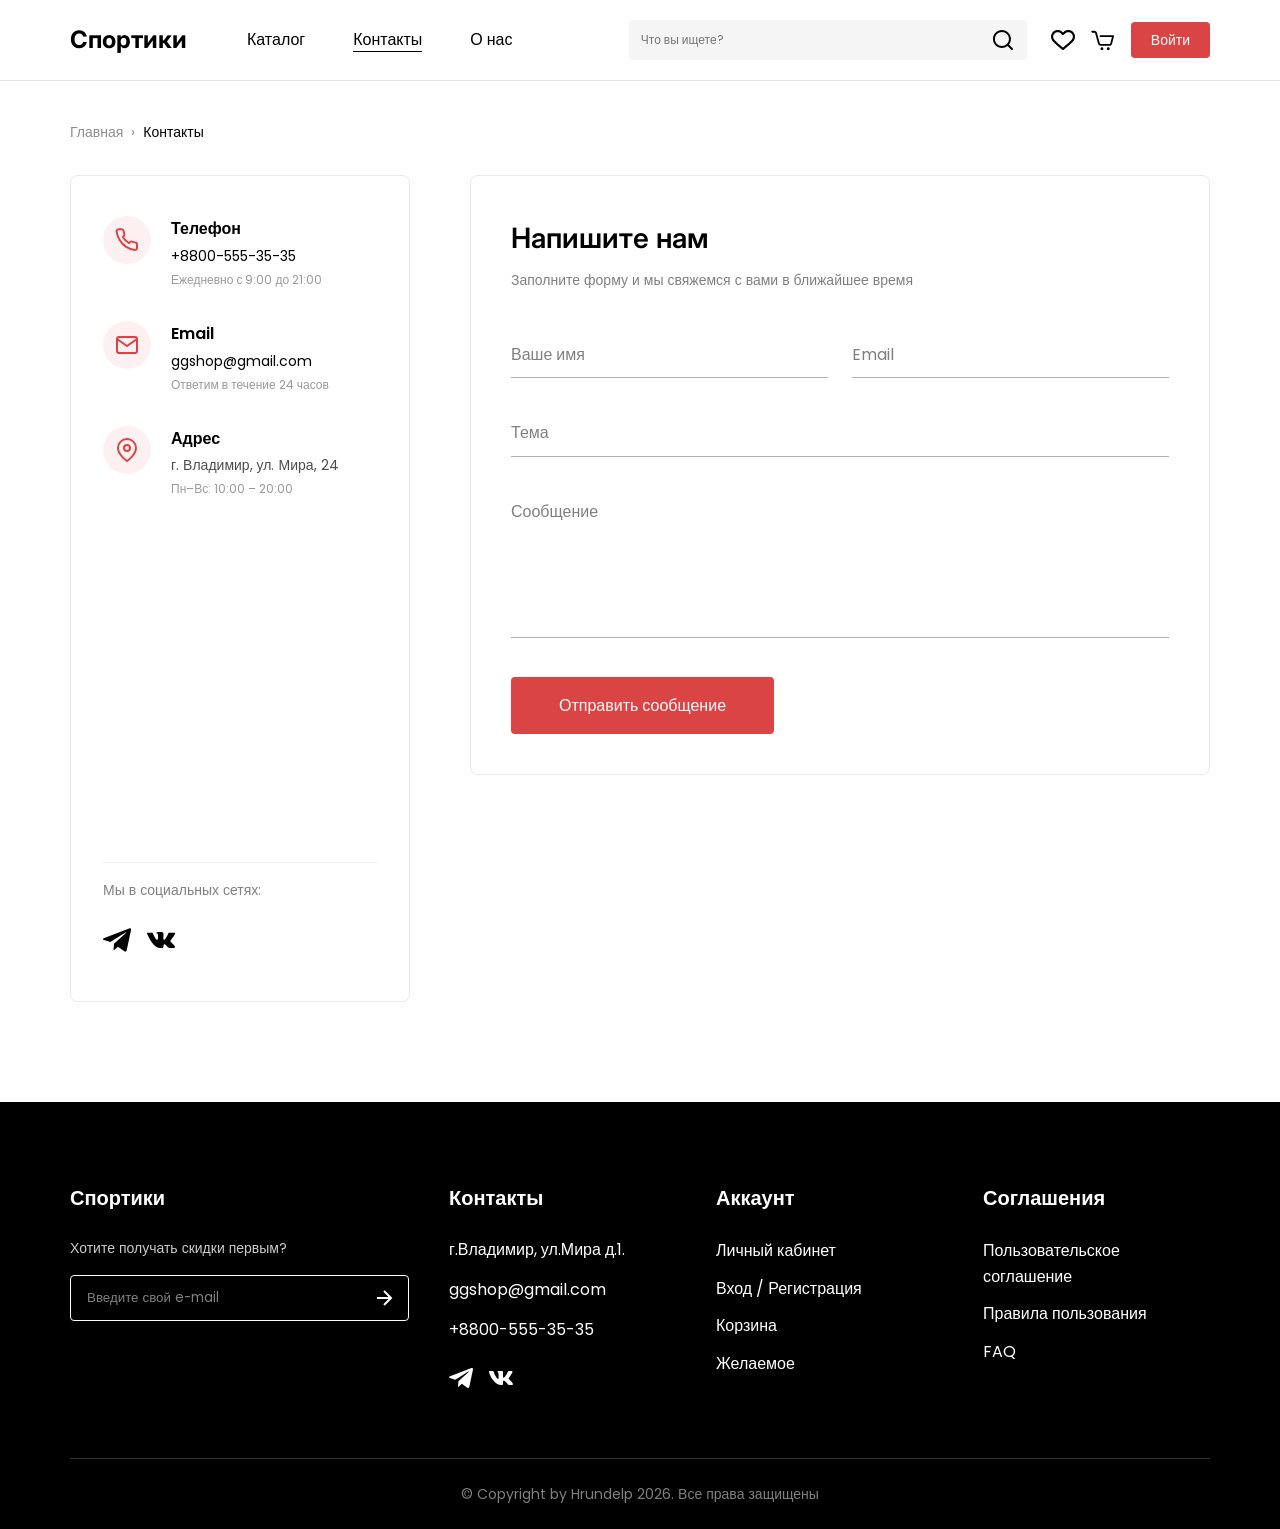
<file: contacts.html>
<!DOCTYPE html>
<html lang="ru">

<head>
    <meta charset="UTF-8">
    <meta name="viewport" content="width=device-width, initial-scale=1.0">
    <title>Контакты | Спортики</title>
    <link rel="stylesheet" href="css/style.css">
    <link rel="stylesheet" href="css/contacts.css">
    <link rel="stylesheet" href="css/responsive.css">
    <link rel="preconnect" href="https://fonts.googleapis.com">
    <link rel="preconnect" href="https://fonts.gstatic.com" crossorigin>
    <link
        href="https://fonts.googleapis.com/css2?family=Poppins:wght@300;400;500;600;700&family=Inter:wght@400;600;700&display=swap"
        rel="stylesheet">
</head>

<body>

    <!-- Header -->
    <header class="header">
        <nav class="navbar">
            <div class="container">
                <div class="logo"><a href="index.html">Спортики</a></div>
                <ul class="nav-menu">
                    <li><a href="catalog.html">Каталог</a></li>
                    <li><a href="contacts.html" class="active">Контакты</a></li>
                    <li><a href="about.html">О нас</a></li>
                </ul>
                <div class="nav-actions">
                    <div class="search-box">
                        <input type="text" placeholder="Что вы ищете?">
                        <img src="assets/icons/поиск.svg" width="24" height="24" alt="Поиск">
                    </div>
                    <div class="icons">
                        <a href="wishlist.html" class="icon-btn-wrap" aria-label="Избранное">
                            <img src="assets/icons/Избранное.svg" width="24" height="24" alt="Избранное">
                            <span class="wishlist-badge">0</span>
                        </a>
                        <a href="cart.html" class="icon-btn-wrap" aria-label="Корзина">
                            <img src="assets/icons/Корзина.svg" width="24" height="24" alt="Корзина">
                            <span class="cart-badge">0</span>
                        </a>
                        <div class="user-btn-wrap"></div>
                    </div>
                </div>
            </div>
        </nav>
    </header>

    <main>
        <section class="contacts-section">
            <div class="container">
                <nav class="breadcrumb">
                    <a href="index.html">Главная</a>
                    <span>›</span>
                    <span>Контакты</span>
                </nav>

                <div class="contacts-layout">

                    <!-- Левая колонка — контактная информация -->
                    <div class="contacts-info">
                        <div class="contact-block">
                            <div class="contact-icon">
                                <svg width="24" height="24" viewBox="0 0 24 24" fill="none" stroke="#DB4444"
                                    stroke-width="2">
                                    <path
                                        d="M22 16.92v3a2 2 0 0 1-2.18 2 19.79 19.79 0 0 1-8.63-3.07A19.5 19.5 0 0 1 4.69 12 19.79 19.79 0 0 1 1.61 3.41 2 2 0 0 1 3.6 1.22h3a2 2 0 0 1 2 1.72c.13 1 .36 1.97.71 2.91a2 2 0 0 1-.45 2.11L7.91 8.96a16 16 0 0 0 6.13 6.13l.97-.97a2 2 0 0 1 2.11-.45c.94.35 1.91.58 2.91.71A2 2 0 0 1 22 16.92z" />
                                </svg>
                            </div>
                            <div>
                                <h3>Телефон</h3>
                                <p><a href="tel:+78005553535">+8800-555-35-35</a></p>
                                <p class="contact-hint">Ежедневно с 9:00 до 21:00</p>
                            </div>
                        </div>

                        <div class="contact-block">
                            <div class="contact-icon">
                                <svg width="24" height="24" viewBox="0 0 24 24" fill="none" stroke="#DB4444"
                                    stroke-width="2">
                                    <path
                                        d="M4 4h16c1.1 0 2 .9 2 2v12c0 1.1-.9 2-2 2H4c-1.1 0-2-.9-2-2V6c0-1.1.9-2 2-2z" />
                                    <polyline points="22,6 12,13 2,6" />
                                </svg>
                            </div>
                            <div>
                                <h3>Email</h3>
                                <p><a href="mailto:ggshop@gmail.com">ggshop@gmail.com</a></p>
                                <p class="contact-hint">Ответим в течение 24 часов</p>
                            </div>
                        </div>

                        <div class="contact-block">
                            <div class="contact-icon">
                                <svg width="24" height="24" viewBox="0 0 24 24" fill="none" stroke="#DB4444"
                                    stroke-width="2">
                                    <path d="M21 10c0 7-9 13-9 13S3 17 3 10a9 9 0 0 1 18 0z" />
                                    <circle cx="12" cy="10" r="3" />
                                </svg>
                            </div>
                            <div>
                                <h3>Адрес</h3>
                                <p>г. Владимир, ул. Мира, 24</p>
                                <p class="contact-hint">Пн–Вс: 10:00 – 20:00</p>
                            </div>
                        </div>

                        <div id="map" style="width: 100%; height: 300px;"></div>

                        <div class="contact-socials">
                            <p>Мы в социальных сетях:</p>
                            <div class="social-links">
                                <a href="https://t.me/hrundelp" target="_blank"><img src="assets/icons/telega_black.svg"
                                        width="28" height="28" alt="Telegram"></a>
                                <a href="https://vk.com/bratishkinoff" target="_blank"><img
                                        src="assets/icons/vk_black.svg" width="28" height="28" alt="VK"></a>
                            </div>
                        </div>
                    </div>

                    <!-- Правая колонка — форма обратной связи -->
                    <div class="contacts-form-wrap">
                        <h2>Напишите нам</h2>
                        <p class="contacts-form-subtitle">Заполните форму и мы свяжемся с вами в ближайшее время</p>
                        <form id="contactForm" class="contacts-form" novalidate>
                            <div class="form-row">
                                <div class="form-group">
                                    <input type="text" id="contactName" name="name" placeholder=" " required>
                                    <label for="contactName">Ваше имя</label>
                                </div>
                                <div class="form-group">
                                    <input type="email" id="contactEmail" name="email" placeholder=" " required>
                                    <label for="contactEmail">Email</label>
                                </div>
                            </div>
                            <div class="form-group">
                                <input type="text" id="contactSubject" name="subject" placeholder=" " required>
                                <label for="contactSubject">Тема</label>
                            </div>
                            <div class="form-group">
                                <textarea id="contactMessage" name="message" rows="5" placeholder=" "
                                    required></textarea>
                                <label for="contactMessage">Сообщение</label>
                            </div>
                            <button type="submit" class="btn-contact-submit">Отправить сообщение</button>
                        </form>
                    </div>

                </div>
            </div>
        </section>
    </main>

    <!-- Footer -->
    <footer class="footer">
        <div class="container">
            <div class="footer-content">
                <div class="footer-column">
                    <h4>Спортики</h4>
                    <p class="small">Хотите получать скидки первым?</p>
                    <div class="newsletter">
                        <input type="email" placeholder="Введите свой e-mail">
                        <button>
                            <svg width="24" height="24" viewBox="0 0 24 24" fill="none" stroke="white" stroke-width="2">
                                <path d="M5 12h14M12 5l7 7-7 7" />
                            </svg>
                        </button>
                    </div>
                </div>
                <div class="footer-column">
                    <h4>Контакты</h4>
                    <p>г.Владимир, ул.Мира д.1.</p>
                    <p><a href="mailto:ggshop@gmail.com">ggshop@gmail.com</a></p>
                    <p><a href="tel:+78005553535">+8800-555-35-35</a></p>
                    <div class="social-links">
                        <a href="https://t.me/hrundelp" target="_blank"><img src="assets/icons/TG.svg" width="24"
                                height="24" alt="Telegram"></a>
                        <a href="https://vk.com/bratishkinoff" target="_blank"><img src="assets/icons/Vk.svg" width="24"
                                height="24" alt="VK"></a>
                    </div>
                </div>
                <div class="footer-column">
                    <h4>Аккаунт</h4>
                    <ul>
                        <li><a href="profile.html">Личный кабинет</a></li>
                        <li><a href="login.html">Вход / Регистрация</a></li>
                        <li><a href="cart.html">Корзина</a></li>
                        <li><a href="wishlist.html">Желаемое</a></li>
                    </ul>
                </div>
                <div class="footer-column">
                    <h4>Соглашения</h4>
                    <ul>
                        <li><a href="#">Пользовательское соглашение</a></li>
                        <li><a href="#">Правила пользования</a></li>
                        <li><a href="#">FAQ</a></li>
                    </ul>
                </div>
            </div>
            <div class="footer-bottom">
                <p>&copy; Copyright by Hrundelp 2026. Все права защищены</p>
            </div>
        </div>
    </footer>

    <script src="js/products.js"></script>
    <script src="js/store.js"></script>
    <script src="https://api-maps.yandex.ru/2.1/?apikey=4c4a8a96-64d1-41fa-b382-1c1203345fd6&lang=ru_RU"
        type="text/javascript"></script>
    <script>
        document.addEventListener('DOMContentLoaded', () => {
            // Плавающий лейбл для textarea
            document.querySelectorAll('.contacts-form .form-group textarea').forEach(el => {
                const check = () => el.classList.toggle('has-value', el.value !== '');
                check();
                el.addEventListener('input', check);
                el.addEventListener('blur', check);
            });

            // Отправка формы
            document.getElementById('contactForm')?.addEventListener('submit', function (e) {
                e.preventDefault();
                const name = document.getElementById('contactName').value.trim();
                const email = document.getElementById('contactEmail').value.trim();
                const subject = document.getElementById('contactSubject').value.trim();
                const message = document.getElementById('contactMessage').value.trim();

                if (!name || !email || !subject || !message) {

                    Store.showToast('Заполните все поля', 'error');
                    return;
                }
                if (!/^[^\s@]+@[^\s@]+\.[^\s@]+$/.test(email)) {
                    Store.showToast('Введите корректный email', 'error');
                    return;
                }

                Store.showToast('Сообщение отправлено! Мы свяжемся с вами скоро.');
                this.reset();
            });
        });
        ymaps.ready(init);

    function init() {
        // 2. Создаем саму карту
        var myMap = new ymaps.Map('map', {
            center: [55.753215, 37.622504], // Начальный центр (пока не пришел ответ от геокодера)
            zoom: 12
        });
        
        // 3. Выполняем геокодирование адреса
        ymaps.geocode('Владимир, ул. Мира, 24').then(function (res) {
            var firstGeoObject = res.geoObjects.get(0);
            var coords = firstGeoObject.geometry.getCoordinates();

            myMap.geoObjects.add(new ymaps.Placemark(coords, {
                balloonContent: 'Наш офис на Мира, 24'
            }, {
                preset: 'islands#blueDotIcon'
            }));

            myMap.setCenter(coords, 16);
        }, function (err) {
            console.error('Ошибка геокодирования:', err);
        });
    }
    </script>
</body>

</html>
</file>
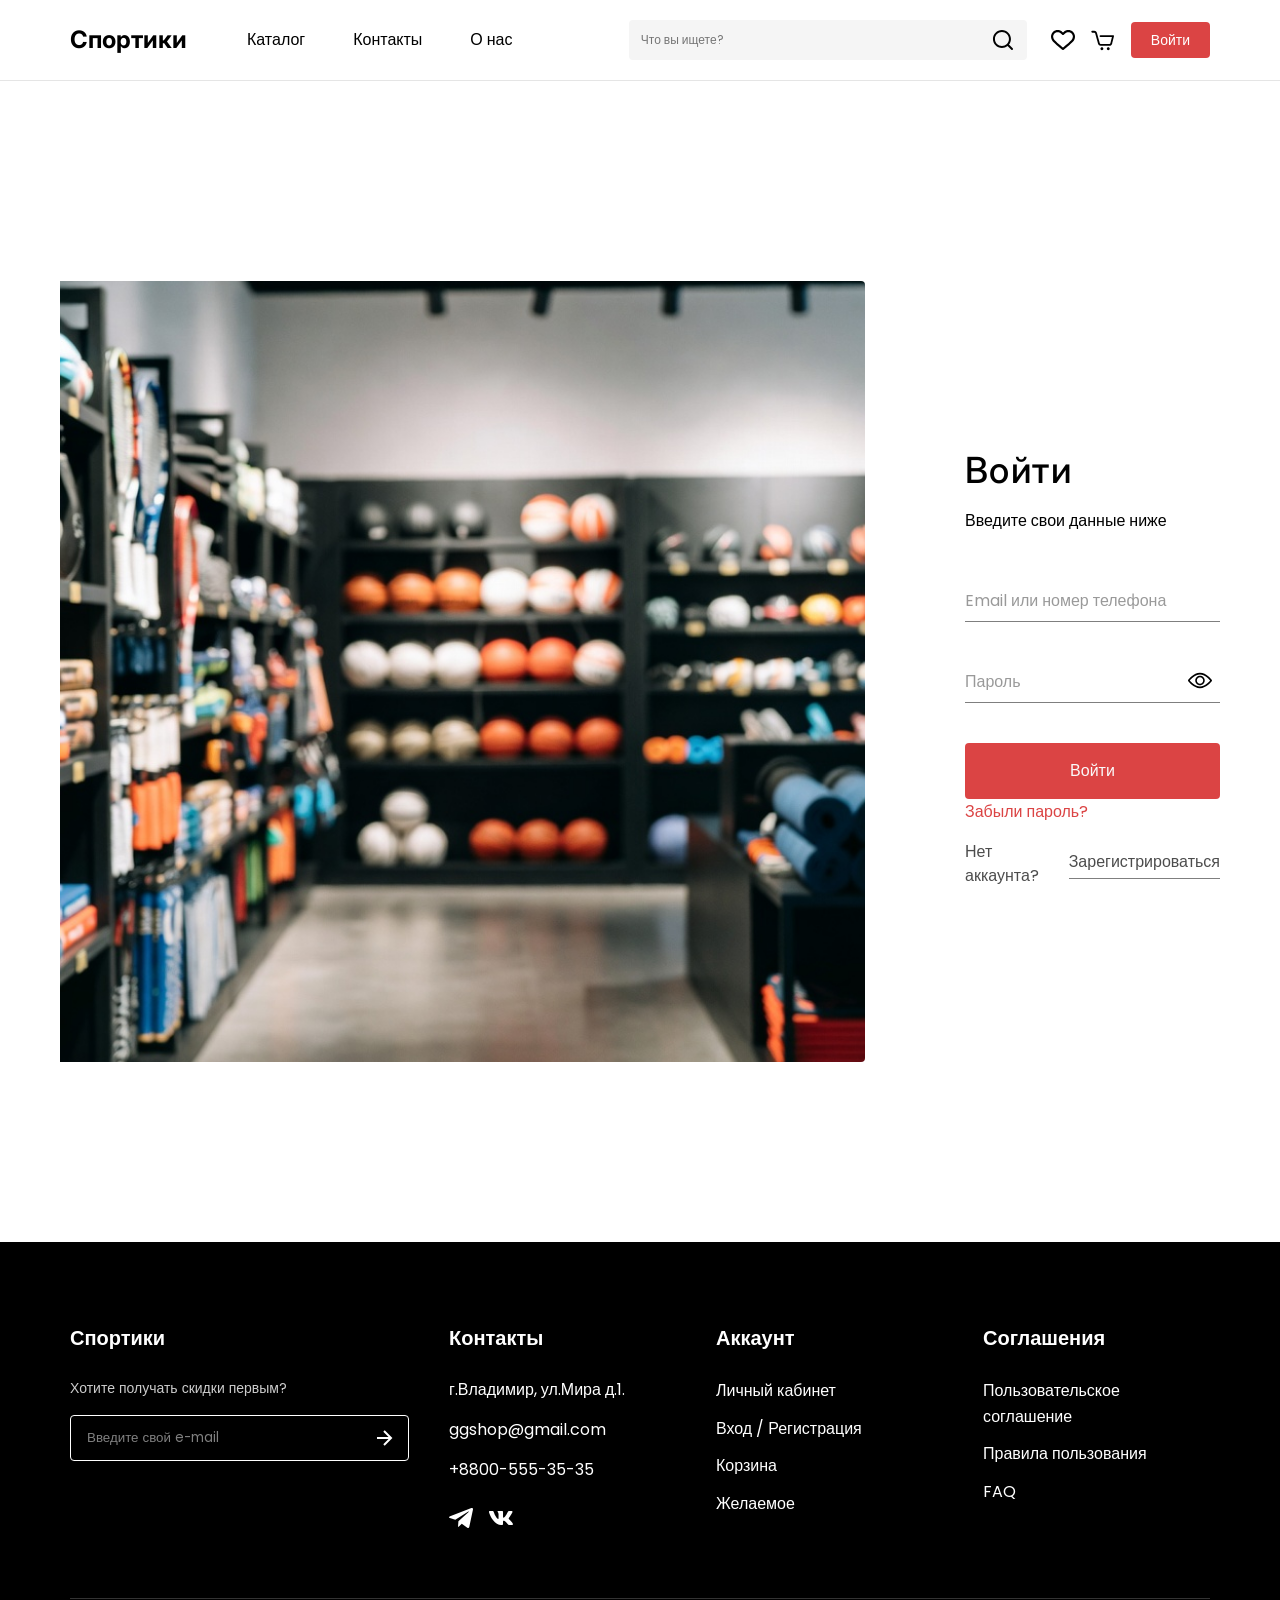
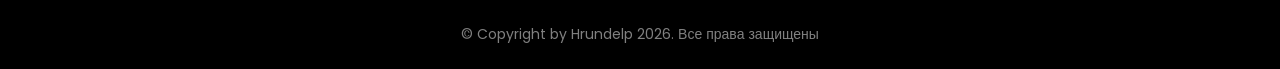
<file: login.html>
<!DOCTYPE html>
<html lang="ru">

<head>
    <meta charset="UTF-8">
    <meta name="viewport" content="width=device-width, initial-scale=1.0">
    <title>Войти | Спортики</title>
    <link rel="stylesheet" href="css/style.css">
    <link rel="stylesheet" href="css/auth.css">
    <link rel="stylesheet" href="css/responsive.css">
    <link rel="preconnect" href="https://fonts.googleapis.com">
    <link rel="preconnect" href="https://fonts.gstatic.com" crossorigin>
    <link
        href="https://fonts.googleapis.com/css2?family=Poppins:wght@300;400;500;600;700&family=Inter:wght@400;600;700&display=swap"
        rel="stylesheet">
</head>

<body>
    <!-- Header -->
    <header class="header">
        <nav class="navbar">
            <div class="container">
                <div class="logo"><a href="index.html">Спортики</a></div>
                <ul class="nav-menu">
                    <li><a href="catalog.html">Каталог</a></li>
                    <li><a href="contacts.html">Контакты</a></li>
                    <li><a href="about.html">О нас</a></li>
                </ul>
                <div class="nav-actions">
                    <div class="search-box">
                        <input type="text" placeholder="Что вы ищете?">
                        <img src="assets/icons/поиск.svg" width="24" height="24" alt="Поиск">
                    </div>
                    <div class="icons">
                        <a href="wishlist.html" class="icon-btn-wrap" aria-label="Избранное">
                            <img src="assets/icons/Избранное.svg" width="24" height="24" alt="Избранное">
                            <span class="wishlist-badge">0</span>
                        </a>
                        <a href="cart.html" class="icon-btn-wrap" aria-label="Корзина">
                            <img src="assets/icons/Корзина.svg" width="24" height="24" alt="Корзина">
                            <span class="cart-badge">0</span>
                        </a>
                        <div class="user-btn-wrap"></div>
                    </div>
                </div>
            </div>
        </nav>
    </header>

    <main class="login-page">
        <div class="login-container">
            <div class="side-image">
                <img src="assets/images/Вход.jpg" alt="Login Image">
            </div>
            <div class="login-form-wrapper">
                <div class="login-form">
                    <div class="login-header">
                        <h1>Войти</h1>
                        <p>Введите свои данные ниже</p>
                    </div>
                    <form id="loginForm" class="auth-form-content">
                        <div class="form-group">
                            <input type="text" id="emailPhone" name="emailPhone" required>
                            <label for="emailPhone">Email или номер телефона</label>
                        </div>
                        <div class="form-group password-group">
                            <input type="password" id="password" name="password" required>
                            <label for="password">Пароль</label>
                            <button type="button" class="toggle-password" aria-label="Показать/скрыть пароль">
                                <img class="eye eye-open" src="assets/icons/openpas.svg" width="24" height="24"
                                    alt="Показать">
                                <img class="eye eye-closed hidden" src="assets/icons/closepas.svg" width="24"
                                    height="24" alt="Скрыть">
                            </button>
                        </div>
                        <div class="form-actions">
                            <button type="submit" class="btn-login">Войти</button>
                            <a href="#" class="forgot-password">Забыли пароль?</a>
                        </div>
                        <div class="login-link" style="margin-top: 16px;">
                            <span>Нет аккаунта?</span>
                            <a href="register.html">Зарегистрироваться</a>
                        </div>
                    </form>
                </div>
            </div>
        </div>
    </main>

    <!-- Footer -->
    <footer class="footer">
        <div class="container">
            <div class="footer-content">
                <div class="footer-column">
                    <h4>Спортики</h4>
                    <p class="small">Хотите получать скидки первым?</p>
                    <div class="newsletter">
                        <input type="email" placeholder="Введите свой e-mail">
                        <button>
                            <svg width="24" height="24" viewBox="0 0 24 24" fill="none" stroke="white" stroke-width="2">
                                <path d="M5 12h14M12 5l7 7-7 7" />
                            </svg>
                        </button>
                    </div>
                </div>
                <div class="footer-column">
                    <h4>Контакты</h4>
                    <p>г.Владимир, ул.Мира д.1.</p>
                    <p><a href="mailto:ggshop@gmail.com">ggshop@gmail.com</a></p>
                    <p><a href="tel:+78005553535">+8800-555-35-35</a></p>
                    <div class="social-links">
                        <a href="https://t.me/hrundelp" target="_blank"><img src="assets/icons/TG.svg" width="24"
                                height="24" alt="Telegram"></a>
                        <a href="https://vk.com/bratishkinoff" target="_blank"><img src="assets/icons/Vk.svg" width="24"
                                height="24" alt="VK"></a>
                    </div>
                </div>
                <div class="footer-column">
                    <h4>Аккаунт</h4>
                    <ul>
                        <li><a href="profile.html">Личный кабинет</a></li>
                        <li><a href="login.html">Вход / Регистрация</a></li>
                        <li><a href="cart.html">Корзина</a></li>
                        <li><a href="wishlist.html">Желаемое</a></li>
                    </ul>
                </div>
                <div class="footer-column">
                    <h4>Соглашения</h4>
                    <ul>
                        <li><a href="#">Пользовательское соглашение</a></li>
                        <li><a href="#">Правила пользования</a></li>
                        <li><a href="#">FAQ</a></li>
                    </ul>
                </div>
            </div>
            <div class="footer-bottom">
                <p>&copy; Copyright by Hrundelp 2026. Все права защищены</p>
            </div>
        </div>
    </footer>

    <script src="js/products.js"></script>
    <script src="js/store.js"></script>
    <script src="js/auth.js"></script>

</body>

</html>
</file>
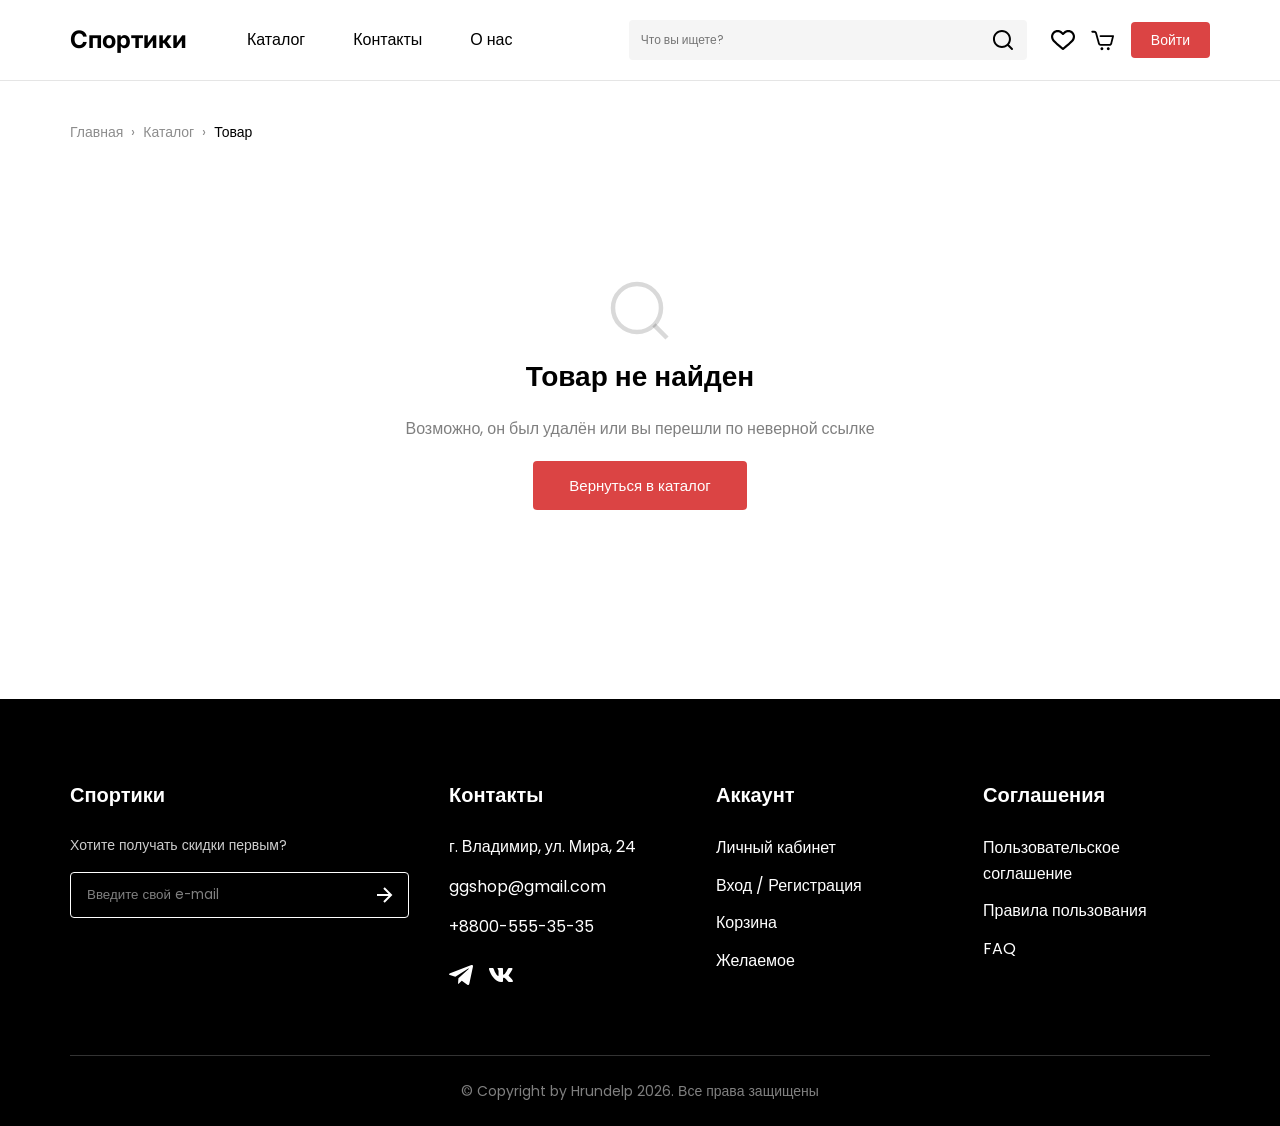
<file: product.html>
<!DOCTYPE html>
<html lang="ru">

<head>
    <meta charset="UTF-8">
    <meta name="viewport" content="width=device-width, initial-scale=1.0">
    <title>Товар | Спортики</title>
    <link rel="stylesheet" href="css/style.css">
    <link rel="stylesheet" href="css/home.css">
    <link rel="stylesheet" href="css/product.css">
    <link rel="stylesheet" href="css/responsive.css">
    <link rel="preconnect" href="https://fonts.googleapis.com">
    <link rel="preconnect" href="https://fonts.gstatic.com" crossorigin>
    <link
        href="https://fonts.googleapis.com/css2?family=Poppins:wght@300;400;500;600;700&family=Inter:wght@400;600;700&display=swap"
        rel="stylesheet">
</head>

<body>

    <header class="header">
        <nav class="navbar">
            <div class="container">
                <div class="logo"><a href="index.html">Спортики</a></div>
                <ul class="nav-menu">
                    <li><a href="catalog.html">Каталог</a></li>
                    <li><a href="contacts.html">Контакты</a></li>
                    <li><a href="about.html">О нас</a></li>
                </ul>
                <div class="nav-actions">
                    <div class="search-box">
                        <input type="text" placeholder="Что вы ищете?">
                        <img src="assets/icons/поиск.svg" width="24" height="24" alt="Поиск">
                    </div>
                    <div class="icons">
                        <a href="wishlist.html" class="icon-btn-wrap" aria-label="Избранное">
                            <img src="assets/icons/Избранное.svg" width="24" height="24" alt="Избранное">
                            <span class="wishlist-badge">0</span>
                        </a>
                        <a href="cart.html" class="icon-btn-wrap" aria-label="Корзина">
                            <img src="assets/icons/Корзина.svg" width="24" height="24" alt="Корзина">
                            <span class="cart-badge">0</span>
                        </a>
                        <div class="user-btn-wrap"></div>
                    </div>
                </div>
            </div>
        </nav>
    </header>

    <main>
        <section class="product-section">
            <div class="container">
                <nav class="breadcrumb" id="breadcrumb">
                    <a href="index.html">Главная</a>
                    <span>›</span>
                    <a href="catalog.html">Каталог</a>
                    <span>›</span>
                    <span id="breadcrumbName">Товар</span>
                </nav>
                <div id="productContent"></div>
            </div>
        </section>
    </main>

    <footer class="footer">
        <div class="container">
            <div class="footer-content">
                <div class="footer-column">
                    <h4>Спортики</h4>
                    <p class="small">Хотите получать скидки первым?</p>
                    <div class="newsletter">
                        <input type="email" placeholder="Введите свой e-mail">
                        <button>
                            <svg width="24" height="24" viewBox="0 0 24 24" fill="none" stroke="white" stroke-width="2">
                                <path d="M5 12h14M12 5l7 7-7 7" />
                            </svg>
                        </button>
                    </div>
                </div>
                <div class="footer-column">
                    <h4>Контакты</h4>
                    <p>г. Владимир, ул. Мира, 24</p>
                    <p><a href="mailto:ggshop@gmail.com">ggshop@gmail.com</a></p>
                    <p><a href="tel:+78005553535">+8800-555-35-35</a></p>
                    <div class="social-links">
                        <a href="https://t.me/hrundelp" target="_blank"><img src="assets/icons/TG.svg" width="24"
                                height="24" alt="Telegram"></a>
                        <a href="https://vk.com/bratishkinoff" target="_blank"><img src="assets/icons/Vk.svg" width="24"
                                height="24" alt="VK"></a>
                    </div>
                </div>
                <div class="footer-column">
                    <h4>Аккаунт</h4>
                    <ul>
                        <li><a href="profile.html">Личный кабинет</a></li>
                        <li><a href="login.html">Вход / Регистрация</a></li>
                        <li><a href="cart.html">Корзина</a></li>
                        <li><a href="wishlist.html">Желаемое</a></li>
                    </ul>
                </div>
                <div class="footer-column">
                    <h4>Соглашения</h4>
                    <ul>
                        <li><a href="#">Пользовательское соглашение</a></li>
                        <li><a href="#">Правила пользования</a></li>
                        <li><a href="#">FAQ</a></li>
                    </ul>
                </div>
            </div>
            <div class="footer-bottom">
                <p>&copy; Copyright by Hrundelp 2026. Все права защищены</p>
            </div>
        </div>
    </footer>

    <script src="js/products.js"></script>
    <script src="js/store.js"></script>
    <script src="js/product.js"></script>
</body>

</html>
</file>
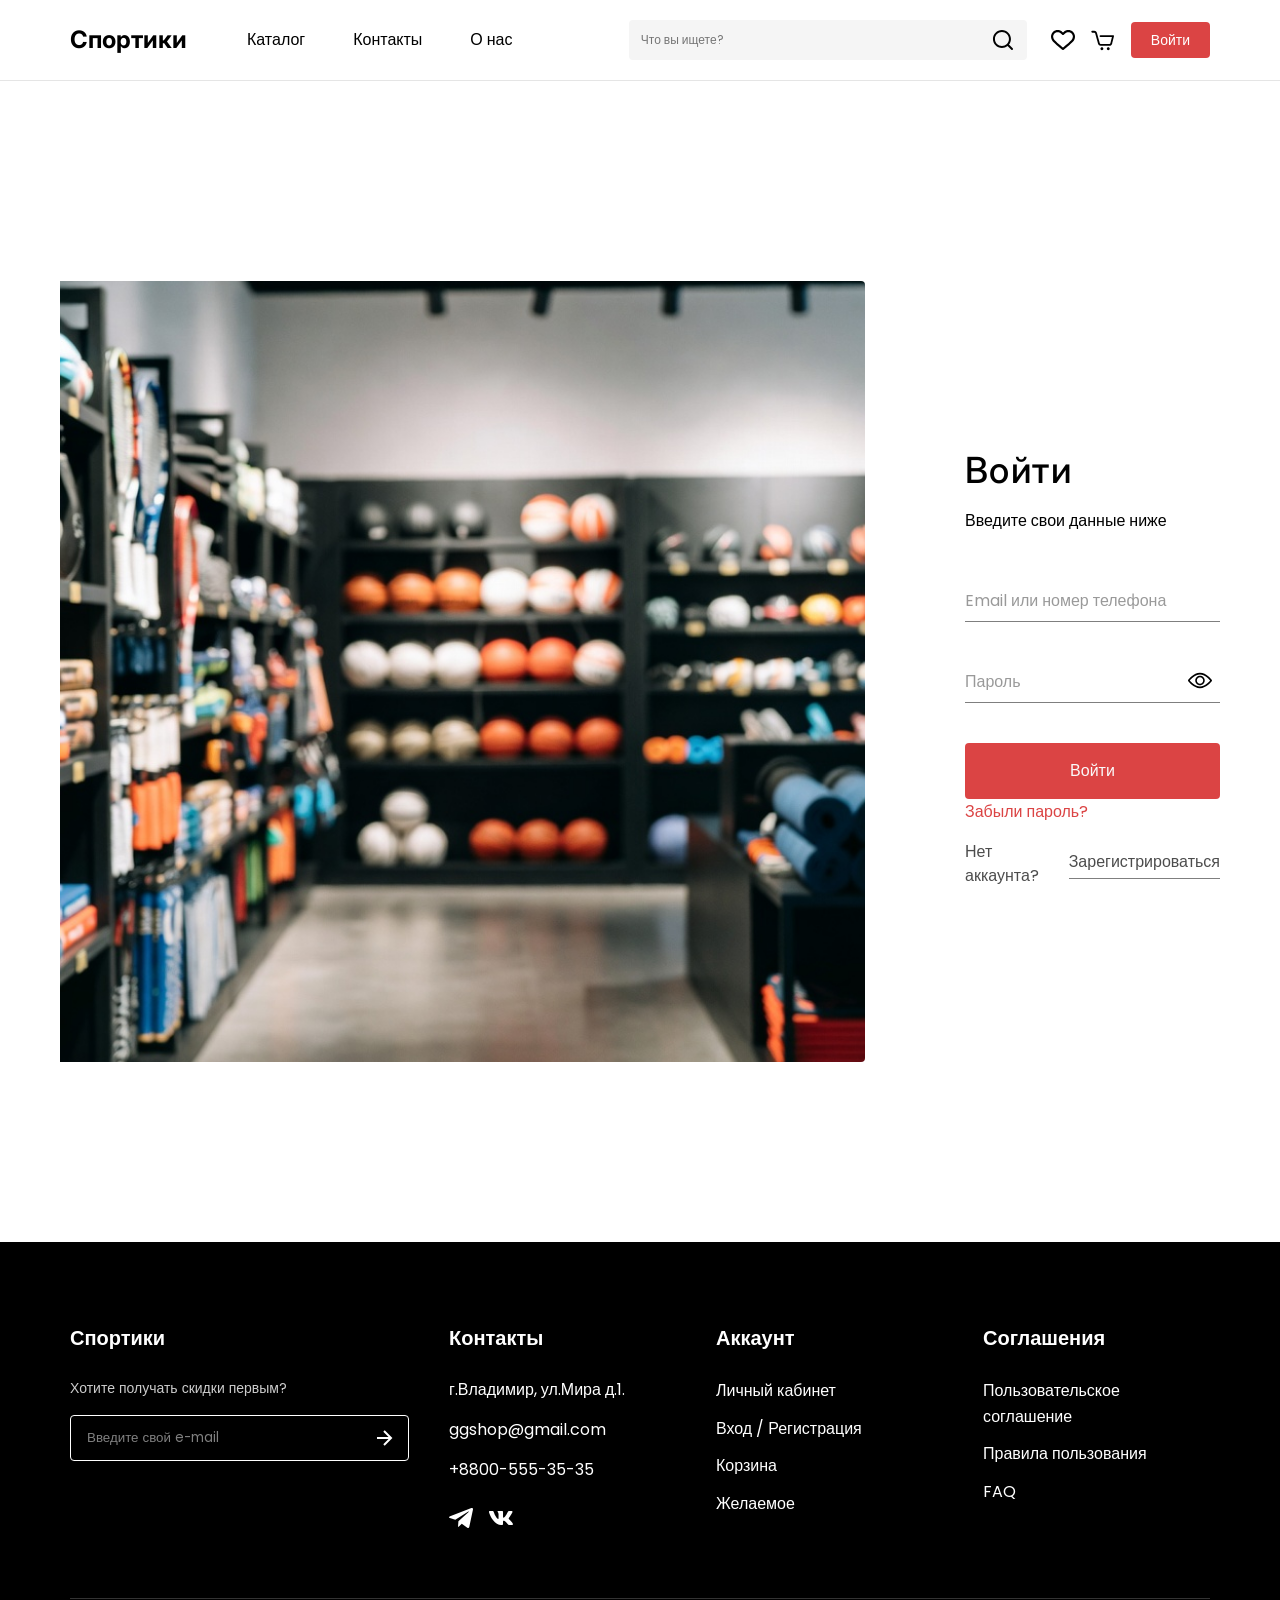
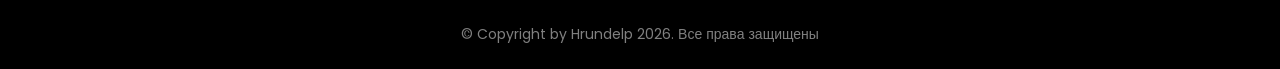
<file: profile.html>
<!DOCTYPE html>
<html lang="ru">

<head>
    <meta charset="UTF-8">
    <meta name="viewport" content="width=device-width, initial-scale=1.0">
    <title>Личный кабинет | Спортики</title>
    <link rel="stylesheet" href="css/style.css">
    <link rel="stylesheet" href="css/profile.css">
    <link rel="stylesheet" href="css/responsive.css">
    <link rel="preconnect" href="https://fonts.googleapis.com">
    <link rel="preconnect" href="https://fonts.gstatic.com" crossorigin>
    <link
        href="https://fonts.googleapis.com/css2?family=Poppins:wght@300;400;500;600;700&family=Inter:wght@400;600;700&display=swap"
        rel="stylesheet">
</head>

<body>

    <header class="header">
        <nav class="navbar">
            <div class="container">
                <div class="logo"><a href="index.html">Спортики</a></div>
                <ul class="nav-menu">
                    <li><a href="catalog.html">Каталог</a></li>
                    <li><a href="contacts.html">Контакты</a></li>
                    <li><a href="about.html">О нас</a></li>
                </ul>
                <div class="nav-actions">
                    <div class="search-box">
                        <input type="text" placeholder="Что вы ищете?">
                        <img src="assets/icons/поиск.svg" width="24" height="24" alt="Поиск">
                    </div>
                    <div class="icons">
                        <a href="wishlist.html" class="icon-btn-wrap" aria-label="Избранное">
                            <img src="assets/icons/Избранное.svg" width="24" height="24" alt="Избранное">
                            <span class="wishlist-badge">0</span>
                        </a>
                        <a href="cart.html" class="icon-btn-wrap" aria-label="Корзина">
                            <img src="assets/icons/Корзина.svg" width="24" height="24" alt="Корзина">
                            <span class="cart-badge">0</span>
                        </a>
                        <div class="user-btn-wrap"></div>
                    </div>
                </div>
            </div>
        </nav>
    </header>

    <main>
        <section class="profile-section">
            <div class="container">

                <nav class="breadcrumb">
                    <a href="index.html">Главная</a>
                    <span>›</span>
                    <span>Личный кабинет</span>
                </nav>

                <div class="section-title-group" style="margin-bottom: 40px;">
                    <div class="section-label">
                        <div class="red-bar"></div>
                        <span>Аккаунт</span>
                    </div>
                    <h1 class="section-title">Личный кабинет</h1>
                </div>

                <div class="profile-layout">

                    <!-- ═══ КАРТОЧКА ПОЛЬЗОВАТЕЛЯ ═══ -->
                    <aside class="profile-card">
                        <div class="profile-avatar">
                            <span class="profile-avatar-initials" id="profileInitials">?</span>
                        </div>
                        <p class="profile-card-name" id="profileName">Загрузка...</p>
                        <p class="profile-card-email" id="profileEmail"></p>
                        <p class="profile-card-since">На сайте с: <span id="profileSince">—</span></p>

                        <div class="profile-quick">
                            <a href="cart.html" class="profile-quick-item">
                                <span class="profile-quick-count" id="profileCartCount">0</span>
                                <span class="profile-quick-label">В корзине</span>
                            </a>
                            <a href="wishlist.html" class="profile-quick-item">
                                <span class="profile-quick-count" id="profileWishlistCount">0</span>
                                <span class="profile-quick-label">В избранном</span>
                            </a>
                        </div>

                        <button class="btn-logout" id="btnLogout">
                            Выйти из аккаунта
                        </button>
                    </aside>

                    <!-- ═══ ФОРМА РЕДАКТИРОВАНИЯ ═══ -->
                    <div class="profile-form-wrap">
                        <h2>Мои данные</h2>
                        <p class="profile-form-subtitle">Данные используются при оформлении заказа</p>

                        <form id="profileForm" class="profile-form" novalidate>

                            <div class="profile-row">
                                <div class="profile-field">
                                    <label for="fieldName">Имя и фамилия *</label>
                                    <input type="text" id="fieldName" name="name" placeholder="Иван Иванов"
                                        autocomplete="name">
                                    <span class="profile-field-error" id="errFieldName"></span>
                                </div>
                                <div class="profile-field">
                                    <label for="fieldPhone">Телефон</label>
                                    <input type="tel" id="fieldPhone" name="phone" placeholder="+7 (900) 000-00-00"
                                        autocomplete="tel">
                                    <span class="profile-field-error" id="errFieldPhone"></span>
                                </div>
                            </div>

                            <div class="profile-field">
                                <label for="fieldEmail">Email</label>
                                <input type="email" id="fieldEmail" name="email" placeholder="example@mail.ru"
                                    autocomplete="email">
                                <span class="profile-field-error" id="errFieldEmail"></span>
                            </div>

                            <div class="profile-field">
                                <label for="fieldAddress">Адрес доставки</label>
                                <textarea id="fieldAddress" name="address" rows="3"
                                    placeholder="Город, улица, дом, квартира"></textarea>
                            </div>

                            <button type="submit" class="btn-save-profile">Сохранить изменения</button>

                        </form>
                    </div>

                </div>
            </div>
        </section>
    </main>

    <footer class="footer">
        <div class="container">
            <div class="footer-content">
                <div class="footer-column">
                    <h4>Спортики</h4>
                    <p class="small">Хотите получать скидки первым?</p>
                    <div class="newsletter">
                        <input type="email" placeholder="Введите свой e-mail">
                        <button>
                            <svg width="24" height="24" viewBox="0 0 24 24" fill="none" stroke="white" stroke-width="2">
                                <path d="M5 12h14M12 5l7 7-7 7" />
                            </svg>
                        </button>
                    </div>
                </div>
                <div class="footer-column">
                    <h4>Контакты</h4>
                    <p>г. Владимир, ул. Мира, 24</p>
                    <p><a href="mailto:ggshop@gmail.com">ggshop@gmail.com</a></p>
                    <p><a href="tel:+78005553535">+8800-555-35-35</a></p>
                    <div class="social-links">
                        <a href="https://t.me/hrundelp" target="_blank"><img src="assets/icons/TG.svg" width="24"
                                height="24" alt="Telegram"></a>
                        <a href="https://vk.com/bratishkinoff" target="_blank"><img src="assets/icons/Vk.svg" width="24"
                                height="24" alt="VK"></a>
                    </div>
                </div>
                <div class="footer-column">
                    <h4>Аккаунт</h4>
                    <ul>
                        <li><a href="profile.html">Личный кабинет</a></li>
                        <li><a href="login.html">Вход / Регистрация</a></li>
                        <li><a href="cart.html">Корзина</a></li>
                        <li><a href="wishlist.html">Желаемое</a></li>
                    </ul>
                </div>
                <div class="footer-column">
                    <h4>Соглашения</h4>
                    <ul>
                        <li><a href="#">Пользовательское соглашение</a></li>
                        <li><a href="#">Правила пользования</a></li>
                        <li><a href="#">FAQ</a></li>
                    </ul>
                </div>
            </div>
            <div class="footer-bottom">
                <p>&copy; Copyright by Hrundelp 2026. Все права защищены</p>
            </div>
        </div>
    </footer>

    <script src="js/products.js"></script>
    <script src="js/store.js"></script>
    <script src="js/profile.js"></script>
</body>

</html>
</file>
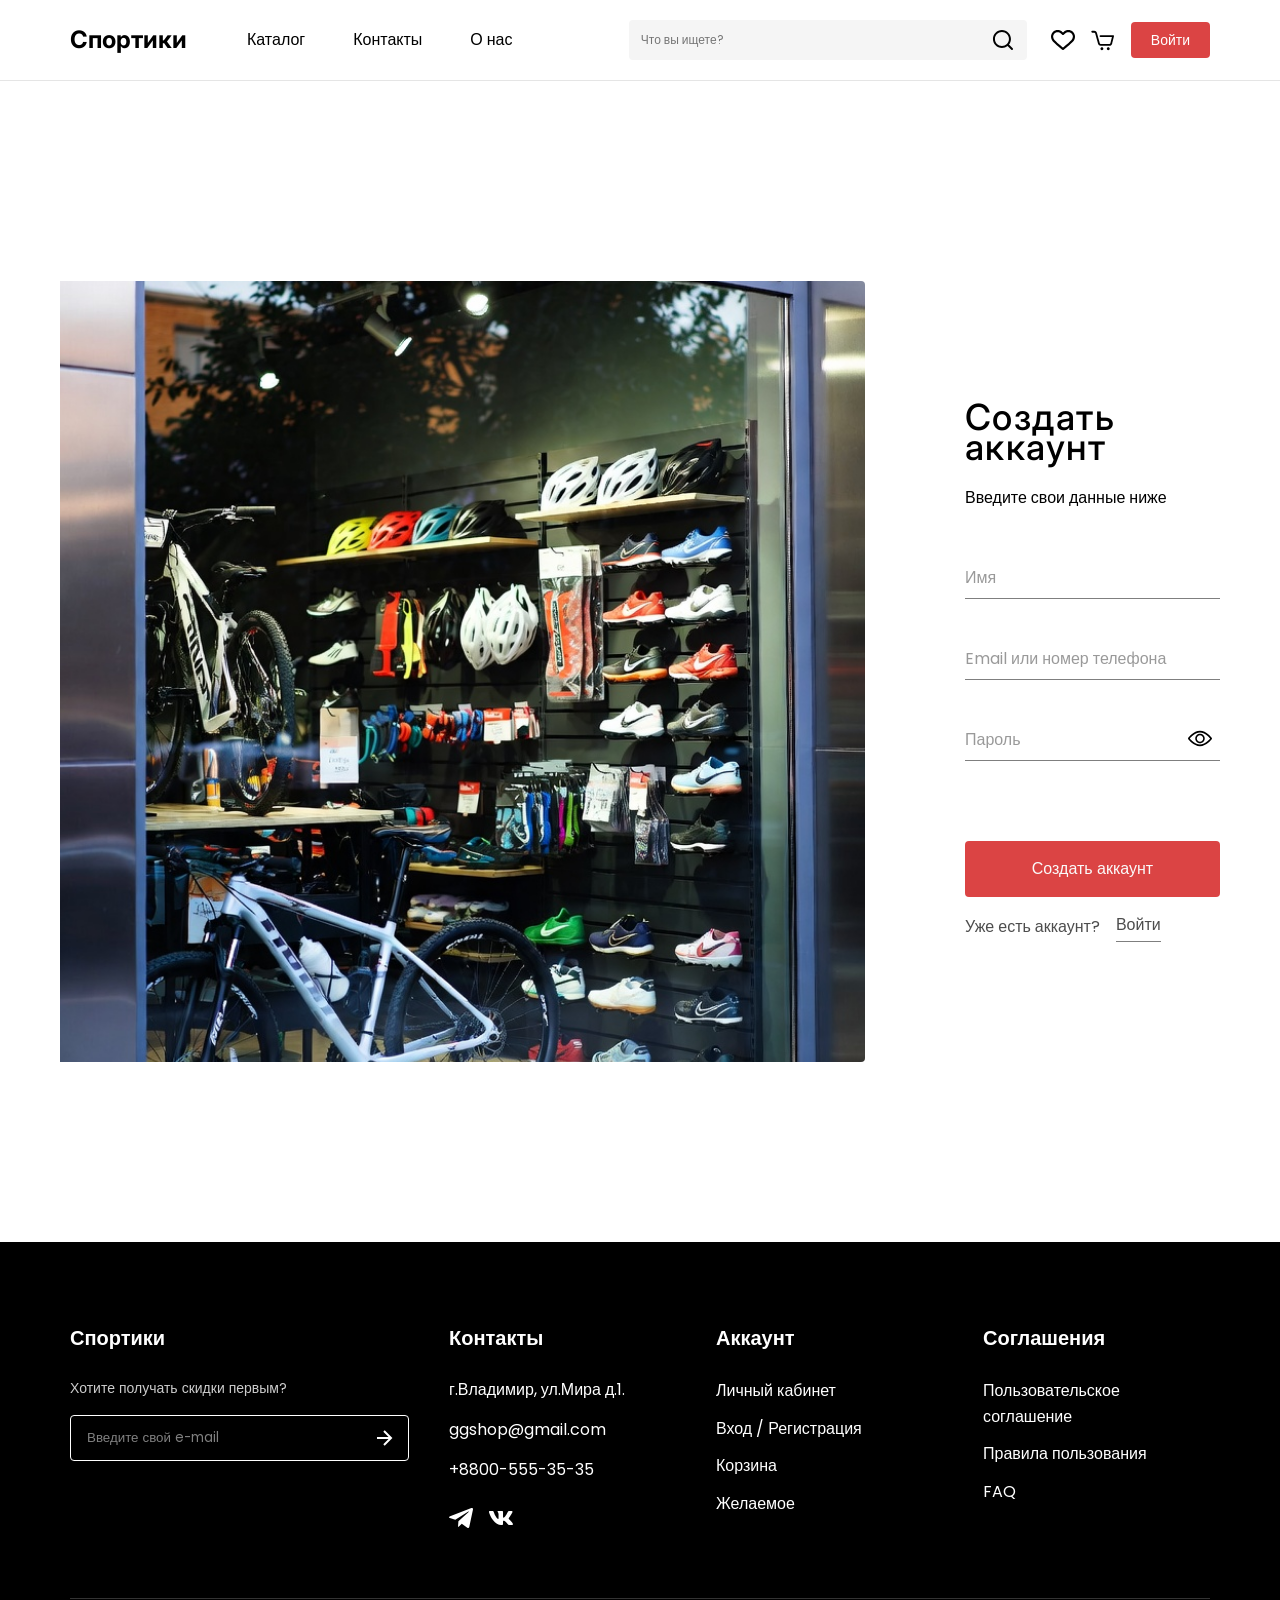
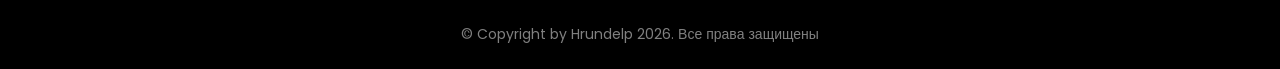
<file: register.html>
<!DOCTYPE html>
<html lang="ru">

<head>
    <meta charset="UTF-8">
    <meta name="viewport" content="width=device-width, initial-scale=1.0">
    <title>Регистрация | Спортики</title>
    <link rel="stylesheet" href="css/style.css">
    <link rel="stylesheet" href="css/auth.css">
    <link rel="stylesheet" href="css/responsive.css">
    <link rel="preconnect" href="https://fonts.googleapis.com">
    <link rel="preconnect" href="https://fonts.gstatic.com" crossorigin>
    <link
        href="https://fonts.googleapis.com/css2?family=Poppins:wght@300;400;500;600;700&family=Inter:wght@400;600;700&display=swap"
        rel="stylesheet">
</head>

<body>
    <!-- Header -->
    <header class="header">
        <nav class="navbar">
            <div class="container">
                <div class="logo"><a href="index.html">Спортики</a></div>
                <ul class="nav-menu">
                    <li><a href="catalog.html">Каталог</a></li>
                    <li><a href="contacts.html">Контакты</a></li>
                    <li><a href="about.html">О нас</a></li>
                </ul>
                <div class="nav-actions">
                    <div class="search-box">
                        <input type="text" placeholder="Что вы ищете?">
                        <img src="assets/icons/поиск.svg" width="24" height="24" alt="Поиск">
                    </div>
                    <div class="icons">
                        <a href="wishlist.html" class="icon-btn-wrap" aria-label="Избранное">
                            <img src="assets/icons/Избранное.svg" width="24" height="24" alt="Избранное">
                            <span class="wishlist-badge">0</span>
                        </a>
                        <a href="cart.html" class="icon-btn-wrap" aria-label="Корзина">
                            <img src="assets/icons/Корзина.svg" width="24" height="24" alt="Корзина">
                            <span class="cart-badge">0</span>
                        </a>
                        <div class="user-btn-wrap"></div>
                    </div>
                </div>
            </div>
        </nav>
    </header>

    <main class="login-page">
        <div class="signup-container">
            <div class="side-image">
                <img src="assets/images/регистрация.jpg" alt="Спортивный магазин">
            </div>
            <div class="signup-form">
                <div class="form-header">
                    <h1>Создать аккаунт</h1>
                    <p class="form-subtitle">Введите свои данные ниже</p>
                </div>
                <form id="signupForm">
                    <div class="form-group">
                        <input type="text" id="name" name="name" required>
                        <label for="name">Имя</label>
                    </div>
                    <div class="form-group">
                        <input type="text" id="email" name="email" required>
                        <label for="email">Email или номер телефона</label>
                    </div>
                    <div class="form-group password-group">
                        <input type="password" id="password" name="password" required>
                        <label for="password">Пароль</label>
                        <button type="button" class="toggle-password" aria-label="Показать/скрыть пароль">
                            <img class="eye eye-open" src="assets/icons/openpas.svg" width="24" height="24"
                                alt="Показать">
                            <img class="eye eye-closed hidden" src="assets/icons/closepas.svg" width="24" height="24"
                                alt="Скрыть">
                        </button>
                    </div>
                    <button type="submit" class="btn-create">Создать аккаунт</button>
                    <div class="login-link">
                        <span>Уже есть аккаунт?</span>
                        <a href="login.html">Войти</a>
                    </div>
                </form>
            </div>
        </div>
    </main>

    <!-- Footer -->
    <footer class="footer">
        <div class="container">
            <div class="footer-content">
                <div class="footer-column">
                    <h4>Спортики</h4>
                    <p class="small">Хотите получать скидки первым?</p>
                    <div class="newsletter">
                        <input type="email" placeholder="Введите свой e-mail">
                        <button>
                            <svg width="24" height="24" viewBox="0 0 24 24" fill="none" stroke="white" stroke-width="2">
                                <path d="M5 12h14M12 5l7 7-7 7" />
                            </svg>
                        </button>
                    </div>
                </div>
                <div class="footer-column">
                    <h4>Контакты</h4>
                    <p>г.Владимир, ул.Мира д.1.</p>
                    <p><a href="mailto:ggshop@gmail.com">ggshop@gmail.com</a></p>
                    <p><a href="tel:+78005553535">+8800-555-35-35</a></p>
                    <div class="social-links">
                        <a href="https://t.me/hrundelp" target="_blank"><img src="assets/icons/TG.svg" width="24"
                                height="24" alt="Telegram"></a>
                        <a href="https://vk.com/bratishkinoff" target="_blank"><img src="assets/icons/Vk.svg" width="24"
                                height="24" alt="VK"></a>
                    </div>
                </div>
                <div class="footer-column">
                    <h4>Аккаунт</h4>
                    <ul>
                        <li><a href="profile.html">Личный кабинет</a></li>
                        <li><a href="login.html">Вход / Регистрация</a></li>
                        <li><a href="cart.html">Корзина</a></li>
                        <li><a href="wishlist.html">Желаемое</a></li>
                    </ul>
                </div>
                <div class="footer-column">
                    <h4>Соглашения</h4>
                    <ul>
                        <li><a href="#">Пользовательское соглашение</a></li>
                        <li><a href="#">Правила пользования</a></li>
                        <li><a href="#">FAQ</a></li>
                    </ul>
                </div>
            </div>
            <div class="footer-bottom">
                <p>&copy; Copyright by Hrundelp 2026. Все права защищены</p>
            </div>
        </div>
    </footer>

    <script src="js/products.js"></script>
    <script src="js/store.js"></script>
    <script src="js/auth.js"></script>

</body>

</html>
</file>
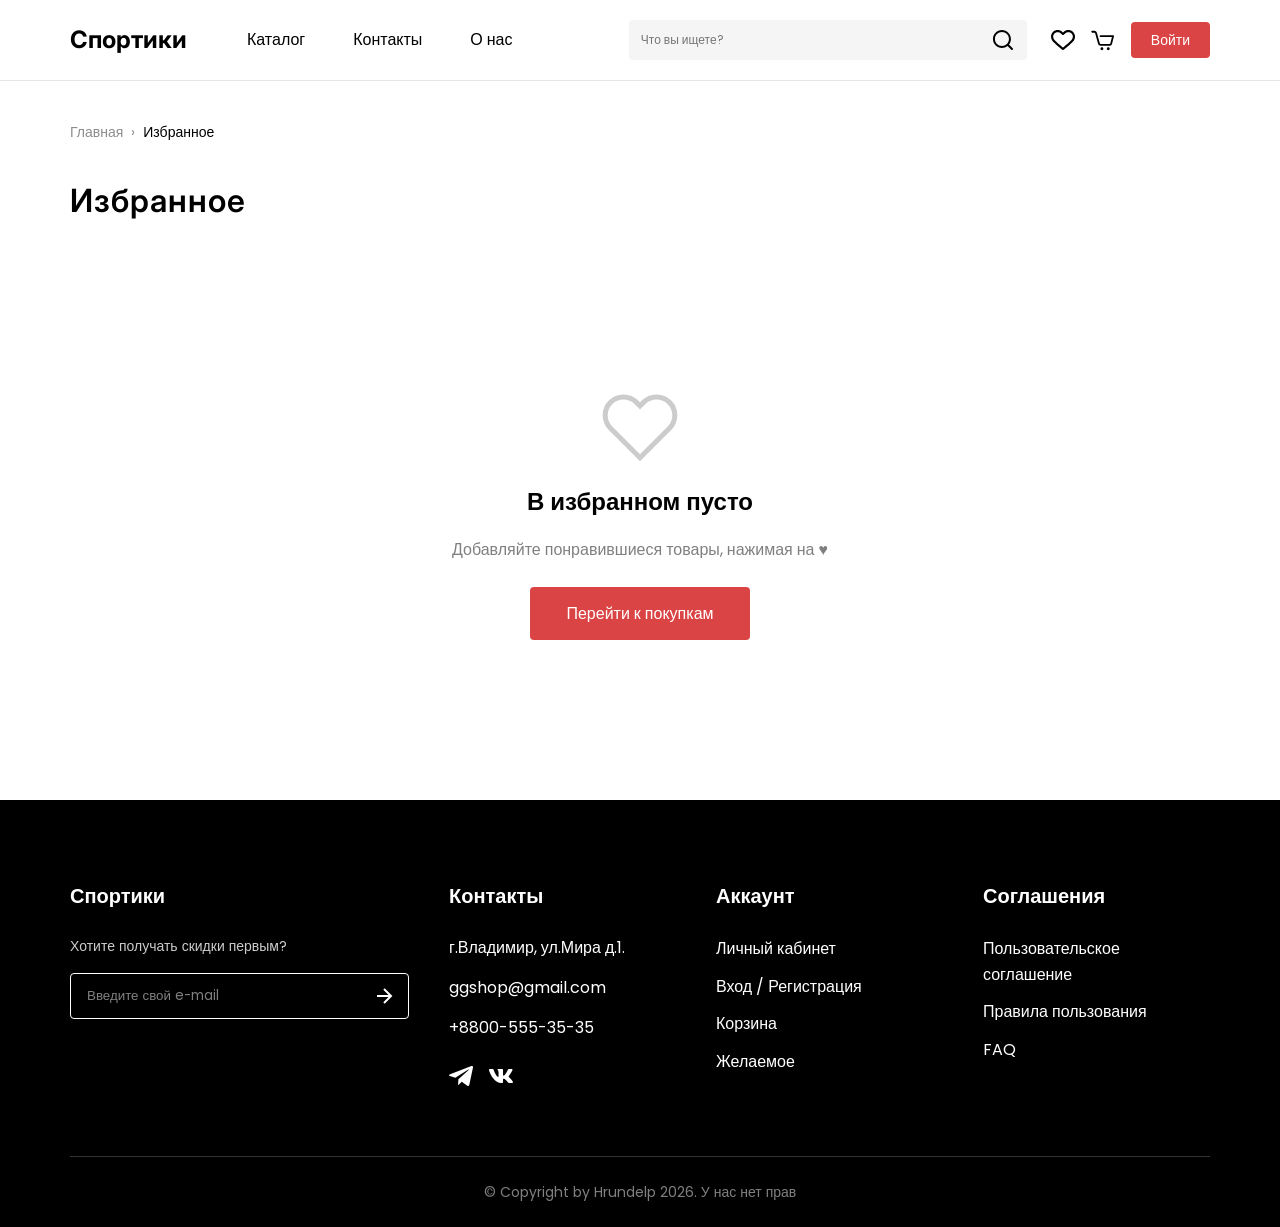
<file: wishlist.html>
<!DOCTYPE html>
<html lang="ru">

<head>
    <meta charset="UTF-8">
    <meta name="viewport" content="width=device-width, initial-scale=1.0">
    <title>Избранное | Спортики</title>
    <link rel="stylesheet" href="css/style.css">
    <link rel="stylesheet" href="css/cart.css">
    <link rel="stylesheet" href="css/wishlist.css">
    <link rel="stylesheet" href="css/responsive.css">
    <link rel="preconnect" href="https://fonts.googleapis.com">
    <link rel="preconnect" href="https://fonts.gstatic.com" crossorigin>
    <link
        href="https://fonts.googleapis.com/css2?family=Poppins:wght@300;400;500;600;700&family=Inter:wght@400;600;700&display=swap"
        rel="stylesheet">
</head>

<body>

    <!-- Header -->
    <header class="header">
        <nav class="navbar">
            <div class="container">
                <div class="logo"><a href="index.html">Спортики</a></div>
                <ul class="nav-menu">
                    <li><a href="catalog.html">Каталог</a></li>
                    <li><a href="contacts.html">Контакты</a></li>
                    <li><a href="about.html">О нас</a></li>
                </ul>
                <div class="nav-actions">
                    <div class="search-box">
                        <input type="text" placeholder="Что вы ищете?">
                        <img src="assets/icons/поиск.svg" width="24" height="24" alt="Поиск">
                    </div>
                    <div class="icons">
                        <a href="wishlist.html" class="icon-btn-wrap" aria-label="Избранное">
                            <img src="assets/icons/Избранное.svg" width="24" height="24" alt="Избранное">
                            <span class="wishlist-badge">0</span>
                        </a>
                        <a href="cart.html" class="icon-btn-wrap" aria-label="Корзина">
                            <img src="assets/icons/Корзина.svg" width="24" height="24" alt="Корзина">
                            <span class="cart-badge">0</span>
                        </a>
                        <div class="user-btn-wrap"></div>
                    </div>
                </div>
            </div>
        </nav>
    </header>

    <main>
        <section class="cart-section">
            <div class="container">
                <nav class="breadcrumb">
                    <a href="index.html">Главная</a>
                    <span>›</span>
                    <span>Избранное</span>
                </nav>
                <div class="wishlist-header-row">
                    <h1 class="cart-title">Избранное <span class="wishlist-count" id="wishlistCount"></span></h1>
                    <button class="btn-add-all" id="btnAddAll" onclick="addAllToCart()">
                        Добавить всё в корзину
                    </button>
                </div>
                <div id="wishlistContent"></div>
            </div>
        </section>
    </main>

    <!-- Footer -->
    <footer class="footer">
        <div class="container">
            <div class="footer-content">
                <div class="footer-column">
                    <h4>Спортики</h4>
                    <p class="small">Хотите получать скидки первым?</p>
                    <div class="newsletter">
                        <input type="email" placeholder="Введите свой e-mail">
                        <button>
                            <svg width="24" height="24" viewBox="0 0 24 24" fill="none" stroke="white" stroke-width="2">
                                <path d="M5 12h14M12 5l7 7-7 7" />
                            </svg>
                        </button>
                    </div>
                </div>
                <div class="footer-column">
                    <h4>Контакты</h4>
                    <p>г.Владимир, ул.Мира д.1.</p>
                    <p><a href="mailto:ggshop@gmail.com">ggshop@gmail.com</a></p>
                    <p><a href="tel:+78005553535">+8800-555-35-35</a></p>
                    <div class="social-links">
                        <a href="https://t.me/hrundelp" target="_blank"><img src="assets/icons/TG.svg" width="24"
                                height="24" alt="Telegram"></a>
                        <a href="https://vk.com/bratishkinoff" target="_blank"><img src="assets/icons/Vk.svg" width="24"
                                height="24" alt="VK"></a>
                    </div>
                </div>
                <div class="footer-column">
                    <h4>Аккаунт</h4>
                    <ul>
                        <li><a href="profile.html">Личный кабинет</a></li>
                        <li><a href="login.html">Вход / Регистрация</a></li>
                        <li><a href="cart.html">Корзина</a></li>
                        <li><a href="wishlist.html">Желаемое</a></li>
                    </ul>
                </div>
                <div class="footer-column">
                    <h4>Соглашения</h4>
                    <ul>
                        <li><a href="#">Пользовательское соглашение</a></li>
                        <li><a href="#">Правила пользования</a></li>
                        <li><a href="#">FAQ</a></li>
                    </ul>
                </div>
            </div>
            <div class="footer-bottom">
                <p>&copy; Copyright by Hrundelp 2026. У нас нет прав</p>
            </div>
        </div>
    </footer>

    <script src="js/products.js"></script>
    <script src="js/store.js"></script>
    <script src="js/wishlist.js"></script>

</body>

</html>
</file>
<file: css/style.css>
* {
    margin: 0;
    padding: 0;
    box-sizing: border-box;
}

body {
    font-family: 'Poppins', sans-serif;
    background: #fff;
    color: #000;
    line-height: 1.6;
}

.container {
    max-width: 1170px;
    margin: 0 auto;
    padding: 0 15px;
}

/* ══════════════════════════════════════════════
   HEADER */
.navbar {
    border-bottom: 1px solid rgba(0, 0, 0, 0.1);
    padding: 20px 0;
}

.navbar .container {
    display: flex;
    justify-content: flex-start;
    align-items: center;
    gap: 60px;
}

.logo {
    font-size: 24px;
    font-weight: 700;
    font-family: 'Inter', sans-serif;
}

.logo a {
    color: inherit;
    text-decoration: none;
}

.nav-menu {
    display: flex;
    list-style: none;
    gap: 48px;
}

.nav-menu a {
    color: #000;
    text-decoration: none;
    font-size: 16px;
    transition: color 0.3s;
}

.nav-menu a:hover,
.nav-menu a.active {
    border-bottom: 1px solid #000;
}

.nav-actions {
    display: flex;
    align-items: center;
    gap: 24px;
    margin-left: auto;
}

.search-box {
    position: relative;
    display: flex;
    align-items: center;
    background: #f5f5f5;
    padding: 8px 12px;
    border-radius: 4px;
}

.search-box input {
    border: none;
    background: transparent;
    outline: none;
    width: 350px;
    font-size: 12px;
    font-family: 'Poppins', sans-serif;
}

.icons {
    display: flex;
    align-items: center;
    gap: 16px;
}


/* ══════════════════════════════════════════════
   HEADER AUTH — кнопка входа / аватар
*/

.btn-header-login {
    background: #DB4444;
    color: #fff;
    padding: 8px 20px;
    border-radius: 4px;
    font-size: 14px;
    font-weight: 500;
    text-decoration: none;
    transition: background 0.25s;
    white-space: nowrap;
    font-family: 'Poppins', sans-serif;
}
.btn-header-login:hover { background: #c23d3d; }

.user-avatar-btn {
    width: 36px;
    height: 36px;
    border-radius: 50%;
    background: #DB4444;
    border: none;
    cursor: pointer;
    display: flex;
    align-items: center;
    justify-content: center;
    transition: background 0.25s;
}
.user-avatar-btn:hover { background: #c23d3d; }

.avatar-initials {
    color: #fff;
    font-size: 13px;
    font-weight: 700;
    font-family: 'Inter', sans-serif;
    letter-spacing: 0.5px;
    line-height: 1;
}

.user-dropdown-wrap {
    position: relative;
}

.user-dropdown {
    position: absolute;
    top: calc(100% + 12px);
    right: 0;
    width: 220px;
    background: #fff;
    border: 1px solid rgba(0,0,0,0.08);
    border-radius: 8px;
    box-shadow: 0 8px 32px rgba(0,0,0,0.12);
    opacity: 0;
    pointer-events: none;
    transform: translateY(-8px);
    transition: opacity 0.2s, transform 0.2s;
    z-index: 1000;
}
.user-dropdown-wrap:hover .user-dropdown,
.user-dropdown-wrap:focus-within .user-dropdown {
    opacity: 1;
    pointer-events: all;
    transform: translateY(0);
}

.user-dropdown-header {
    display: flex;
    align-items: center;
    gap: 12px;
    padding: 16px;
    border-bottom: 1px solid rgba(0,0,0,0.06);
}
.user-dropdown-header .avatar-initials {
    width: 36px;
    height: 36px;
    border-radius: 50%;
    background: #DB4444;
    display: flex;
    align-items: center;
    justify-content: center;
    flex-shrink: 0;
}
.user-dropdown-name {
    font-size: 14px;
    font-weight: 600;
    color: #000;
    white-space: nowrap;
    overflow: hidden;
    text-overflow: ellipsis;
}
.user-dropdown-email {
    font-size: 12px;
    color: rgba(0,0,0,0.45);
    white-space: nowrap;
    overflow: hidden;
    text-overflow: ellipsis;
}
.user-dropdown-menu {
    list-style: none;
    padding: 8px 0;
}
.user-dropdown-menu li a,
.user-dropdown-menu li .logout-btn {
    display: block;
    width: 100%;
    text-align: left;
    padding: 10px 16px;
    font-size: 14px;
    color: #000;
    text-decoration: none;
    background: none;
    border: none;
    cursor: pointer;
    transition: background 0.15s, color 0.15s;
    font-family: 'Poppins', sans-serif;
}
.user-dropdown-menu li a:hover,
.user-dropdown-menu li .logout-btn:hover {
    background: #f5f5f5;
    color: #DB4444;
}

/* ══════════════════════════════════════════════
   ИКОНКИ С БЕЙДЖЕМ */
.icon-btn-wrap {
    position: relative;
    display: inline-flex;
    text-decoration: none;
}
.cart-badge,
.wishlist-badge {
    position: absolute;
    top: -6px;
    right: -6px;
    width: 18px;
    height: 18px;
    border-radius: 50%;
    background: #DB4444;
    color: #fff;
    font-size: 10px;
    font-weight: 700;
    display: none;
    align-items: center;
    justify-content: center;
    pointer-events: none;
}

/* ══════════════════════════════════════════════
   TOAST УВЕДОМЛЕНИЯ */
#toast-container {
    position: fixed;
    bottom: 24px;
    right: 24px;
    display: flex;
    flex-direction: column;
    gap: 10px;
    z-index: 9999;
}
.toast {
    display: flex;
    align-items: center;
    gap: 10px;
    background: #1a1a1a;
    color: #fff;
    padding: 12px 18px;
    border-radius: 8px;
    font-size: 14px;
    box-shadow: 0 4px 20px rgba(0,0,0,0.2);
    opacity: 0;
    transform: translateX(30px);
    transition: opacity 0.3s, transform 0.3s;
    max-width: 320px;
}
.toast.show {
    opacity: 1;
    transform: translateX(0);
}
.toast-success svg { color: #00c853; }
.toast-error   svg { color: #DB4444; }

/* Кнопка избранного — активное состояние */
.action-btn.in-wishlist svg {
    fill: #DB4444;
    stroke: #DB4444;
}

/* ══════════════════════════════════════════════
   SECTION STYLES*/
section {
    padding: 80px 0;
}

.section-header {
    display: flex;
    justify-content: space-between;
    align-items: flex-end;
    margin-bottom: 60px;
}

.section-title-group {
    display: flex;
    flex-direction: column;
    gap: 24px;
}

.section-label {
    display: flex;
    align-items: center;
    gap: 16px;
}

.red-bar {
    width: 20px;
    height: 40px;
    background: #DB4444;
    border-radius: 4px;
}

.section-label span {
    color: #DB4444;
    font-weight: 600;
    font-size: 16px;
}

.section-title {
    font-size: 36px;
    font-weight: 600;
    font-family: 'Inter', sans-serif;
    letter-spacing: 1.44px;
}

/* Navigation Arrows */
.navigation-arrows {
    display: flex;
    gap: 8px;
}

.arrow-btn {
    width: 46px;
    height: 46px;
    border-radius: 50%;
    background: #f5f5f5;
    border: none;
    display: flex;
    align-items: center;
    justify-content: center;
    cursor: pointer;
    transition: background 0.3s;
}

.arrow-btn:hover {
    background: #DB4444;
}

.arrow-btn:hover svg {
    stroke: white;
}

/* View all button */
.view-all-btn {
    background: #DB4444;
    color: white;
    border: none;
    padding: 16px 48px;
    border-radius: 4px;
    font-size: 16px;
    font-weight: 500;
    cursor: pointer;
    transition: background 0.3s;
    text-decoration: none;
    display: inline-block;
    font-family: 'Poppins', sans-serif;
}

.view-all-btn:hover {
    background: #c23838;
}

/* ══════════════════════════════════════════════
   FOOTER */
.footer {
    background: #000;
    color: white;
    padding: 80px 0 24px 0;
}

.footer-content {
    display: grid;
    grid-template-columns: repeat(4, 1fr);
    gap: 40px;
    margin-bottom: 60px;
}

.footer-column h4 {
    font-size: 20px;
    margin-bottom: 24px;
    font-weight: 600;
}

.footer-column p {
    font-size: 16px;
    margin-bottom: 16px;
    line-height: 1.5;
}

.footer-column p.small {
    font-size: 14px;
    opacity: 0.8;
    margin-bottom: 12px;
}

.footer-column ul {
    list-style: none;
    padding: 0;
}

.footer-column li {
    margin-bottom: 12px;
}

.footer-column a {
    color: white;
    text-decoration: none;
    transition: 0.3s;
}

.footer-column a:hover {
    color: #DB4444;
}

.newsletter {
    display: flex;
    border: 1.5px solid white;
    border-radius: 4px;
    overflow: hidden;
    margin-top: 16px;
}

.newsletter input {
    background: transparent;
    border: none;
    color: white;
    padding: 12px 16px;
    outline: none;
    flex: 1;
    min-width: 0;
    font-family: 'Poppins', sans-serif;
}

.newsletter input::placeholder {
    color: rgba(255,255,255,0.5);
}

.newsletter button {
    background: transparent;
    border: none;
    padding: 8px 12px;
    cursor: pointer;
    display: flex;
    align-items: center;
}

.social-links {
    display: flex;
    gap: 16px;
    margin-top: 24px;
}

.social-links a:hover {
    opacity: 0.6;
}

.footer-bottom {
    text-align: center;
    padding-top: 24px;
    border-top: 1px solid rgba(255, 255, 255, 0.2);
    color: rgba(255, 255, 255, 0.5);
    font-size: 14px;
}

/* ══════════════════════════════════════════════
   BREADCRUMB (cart, product)*/
.breadcrumb {
    display: flex;
    align-items: center;
    gap: 8px;
    font-size: 14px;
    color: rgba(0,0,0,0.45);
    margin-bottom: 32px;
    margin-top: 40px;
}
.breadcrumb a {
    color: rgba(0,0,0,0.45);
    text-decoration: none;
    transition: color 0.2s;
}
.breadcrumb a:hover { color: #DB4444; }
.breadcrumb span:last-child { color: #000; }

/* ══════════════════════════════════════════════
   BURGER MENU */
.burger-btn {
    display: none;
    flex-direction: column;
    justify-content: space-between;
    width: 28px;
    height: 20px;
    background: none;
    border: none;
    cursor: pointer;
    padding: 0;
    z-index: 1001;
}
.burger-btn span {
    display: block;
    height: 2px;
    width: 100%;
    background: #000;
    border-radius: 2px;
    transition: transform 0.3s, opacity 0.3s;
}
.burger-btn.open span:nth-child(1) { transform: translateY(9px) rotate(45deg); }
.burger-btn.open span:nth-child(2) { opacity: 0; }
.burger-btn.open span:nth-child(3) { transform: translateY(-9px) rotate(-45deg); }

@media (max-width: 768px) {
    .burger-btn { display: flex; }

    .nav-menu {
        display: none;
        position: absolute;
        top: 100%;
        left: 0;
        right: 0;
        background: #fff;
        flex-direction: column;
        gap: 0;
        padding: 12px 0;
        box-shadow: 0 8px 24px rgba(0,0,0,0.1);
        z-index: 1000;
        border-top: 1px solid rgba(0,0,0,0.08);
    }
    .nav-menu.open { display: flex; }
    .nav-menu li { padding: 0; }
    .nav-menu a {
        display: block;
        padding: 12px 24px;
        font-size: 15px;
        border-bottom: none !important;
    }
    .nav-menu a:hover { background: #f5f5f5; color: #DB4444; }

    .header { position: relative; }
}

/* ══════════════════════════════════════════════
   SCROLL TO TOP */
.scroll-to-top {
    position: fixed;
    bottom: 30px;
    right: 30px;
    width: 46px;
    height: 46px;
    border-radius: 50%;
    background: #DB4444;
    border: none;
    cursor: pointer;
    display: none;
    align-items: center;
    justify-content: center;
    box-shadow: 0 4px 16px rgba(219,68,68,0.4);
    z-index: 999;
    transition: transform 0.2s;
}
/* ══════════════════════════════════════════════
   SEARCH DROPDOWN */
.search-dropdown {
    position: absolute;
    top: calc(100% + 8px);
    left: 0;
    right: 0;
    min-width: 340px;
    background: #fff;
    border: 1px solid rgba(0,0,0,0.1);
    border-radius: 8px;
    box-shadow: 0 8px 32px rgba(0,0,0,0.12);
    z-index: 1500;
    overflow: hidden;
    display: none;
}
.search-dropdown.open {
    display: block;
    animation: searchDdOpen 0.18s ease;
}
@keyframes searchDdOpen {
    from { opacity: 0; transform: translateY(-6px); }
    to   { opacity: 1; transform: translateY(0); }
}

/* Элемент результата */
.search-dd-item {
    display: flex;
    align-items: center;
    gap: 12px;
    padding: 10px 14px;
    text-decoration: none;
    color: #000;
    transition: background 0.15s;
    border-bottom: 1px solid rgba(0,0,0,0.05);
}
.search-dd-item:last-of-type { border-bottom: none; }
.search-dd-item:hover { background: #f9f9f9; }

.search-dd-item img {
    width: 44px;
    height: 44px;
    object-fit: cover;
    border-radius: 6px;
    background: #f5f5f5;
    flex-shrink: 0;
}
.search-dd-info {
    flex: 1;
    min-width: 0;
    display: flex;
    flex-direction: column;
    gap: 2px;
}
.search-dd-name {
    font-size: 13px;
    font-weight: 500;
    line-height: 1.4;
    white-space: nowrap;
    overflow: hidden;
    text-overflow: ellipsis;
}
.search-dd-price {
    font-size: 13px;
    color: #DB4444;
    font-weight: 600;
}
.search-dd-badge {
    font-size: 11px;
    font-weight: 700;
    background: #DB4444;
    color: #fff;
    padding: 2px 7px;
    border-radius: 4px;
    flex-shrink: 0;
}

/* Пустой результат */
.search-dd-empty {
    padding: 20px 16px;
    font-size: 13px;
    color: rgba(0,0,0,0.4);
    text-align: center;
}

/* Ссылка «все результаты» */
.search-dd-all {
    display: block;
    padding: 10px 14px;
    font-size: 12px;
    font-weight: 500;
    color: #DB4444;
    text-decoration: none;
    text-align: center;
    background: rgba(219,68,68,0.04);
    border-top: 1px solid rgba(219,68,68,0.1);
    transition: background 0.15s;
}
.search-dd-all:hover { background: rgba(219,68,68,0.1); }

/* ══════════════════════════════════════════════
   @KEYFRAMES ANIMATIONS */

/* ── 1. Появление секций при загрузке страницы ── */
@keyframes fadeInUp {
    from { opacity: 0; transform: translateY(28px); }
    to   { opacity: 1; transform: translateY(0); }
}

/* Hero-секция */
.hero-section {
    animation: fadeInUp 0.5s ease both;
}

/* Секции главной — каскадом */
.flash-sales    { animation: fadeInUp 0.5s 0.1s ease both; }
.categories     { animation: fadeInUp 0.5s 0.2s ease both; }
.best-selling   { animation: fadeInUp 0.5s 0.3s ease both; }
.new-arrival    { animation: fadeInUp 0.5s 0.4s ease both; }
.music-banner   { animation: fadeInUp 0.5s 0.5s ease both; }
.services       { animation: fadeInUp 0.5s 0.6s ease both; }

/*Карточки товаров — появление при hover-зоне */
@keyframes cardPop {
    0%   { transform: translateY(0) scale(1); }
    50%  { transform: translateY(-6px) scale(1.02); }
    100% { transform: translateY(-4px) scale(1.01); }
}

/* Пульсация бейджа корзины/избранного*/
@keyframes badgePop {
    0%   { transform: scale(1); }
    40%  { transform: scale(1.4); }
    100% { transform: scale(1); }
}

.cart-badge.pulse,
.wishlist-badge.pulse {
    animation: badgePop 0.35s ease;
}

/*Кнопки — нажатие*/
@keyframes btnPress {
    0%   { transform: scale(1); }
    50%  { transform: scale(0.96); }
    100% { transform: scale(1); }
}

.btn-checkout:active,
.btn-continue:active,
.view-all-btn:active,
.btn-cta:active,
.btn-contact-submit:active {
    animation: btnPress 0.2s ease;
}

/*Скелетон-shimmer для картинок (пока грузятся)*/
@keyframes shimmer {
    0%   { background-position: -400px 0; }
    100% { background-position: 400px 0; }
}

.product-image img[src=""],
.product-image img:not([src]) {
    background: linear-gradient(90deg, #f0f0f0 25%, #e0e0e0 50%, #f0f0f0 75%);
    background-size: 800px 100%;
    animation: shimmer 1.5s infinite linear;
}

/*Стрелки навигации слайдера*/
@keyframes arrowBounce {
    0%, 100% { transform: translateX(0); }
    50%       { transform: translateX(4px); }
}

.arrow-btn:hover svg {
    animation: arrowBounce 0.5s ease infinite;
}

/*Категория при активации*/
@keyframes categoryActivate {
    0%   { transform: scale(1); }
    50%  { transform: scale(0.94); }
    100% { transform: scale(1); }
}

.category-card.active {
    animation: categoryActivate 0.25s ease;
}

/*Футер — плавное появление */
@keyframes footerFadeIn {
    from { opacity: 0; }
    to   { opacity: 1; }
}

.footer {
    animation: footerFadeIn 0.6s 0.7s ease both;
}
@media (max-width: 1024px) {
    .navbar .container {
        gap: 20px; 
    }
    .nav-menu {
        gap: 20px;
    }
    .search-box input {
        width: 180px;
    }
}

@media (max-width: 768px) {
    .footer-content {
        grid-template-columns: repeat(2, 1fr);
        gap: 30px;
    }
    .search-box {
        display: none;
    }
    
    .nav-actions {
        gap: 12px;
    }

    section {
        padding: 40px 0;
    }
    .section-title {
        font-size: 24px;
        letter-spacing: 0.5px;
    }
    .section-header {
        flex-direction: column;
        align-items: flex-start;
        gap: 20px;
    }
    .view-all-btn {
        width: 100%;
        text-align: center;
    }
}

@media (max-width: 480px) {

    .footer-content {
        grid-template-columns: 1fr; 
        text-align: center;
    }
    
    .newsletter {
        max-width: 100%;
    }

    .social-links {
        justify-content: center;
    }

    .logo {
        font-size: 20px;
    }

    .icons {
        gap: 10px;
    }
}
</file>
<file: css/home.css>
/* Hero Section */
.hero-section {
    padding: 40px 0;
}

.hero-content {
    display: flex;
    gap: 45px;
}

.sidebar-menu {
    width: 220px;
    border-right: 1px solid rgba(0, 0, 0, 0.3);
    padding-right: 16px;
}

.sidebar-menu ul {
    list-style: none;
}

.sidebar-menu li {
    margin-bottom: 16px;
}

.sidebar-menu a {
    color: #000;
    text-decoration: none;
    font-size: 16px;
    display: flex;
    justify-content: space-between;
    align-items: center;
}

.sidebar-menu a:hover {
    color: #DB4444;
}

.sidebar-menu span {
    font-size: 20px;
}
/*hero-banner*/
.hero-banner {
    flex: 1;
    background: #000;
    border-radius: 4px;
    position: relative;
    min-height: 344px;
    overflow: hidden; 
}
.banner-slides {
    display: flex;
    width: 100%;
    height: 100%;
    transition: transform 0.5s ease-in-out;
}
.slide {
    min-width: 100%;
    min-height: 344px;
    display: flex; 
    flex-direction: column;
    justify-content: center;
    flex-shrink: 0;
    padding: 60px;
    box-sizing: border-box; 
    background-size: cover;
    background-position: center;
    position: relative;
}
.slide::before {
    content: '';
    position: absolute;
    inset: 0;
    background: linear-gradient(to right, rgba(0,0,0,0.8) 40%, rgba(0,0,0,0) 100%);
    z-index: 0;
}

.banner-content {
    position: relative;
    z-index: 1; 
}

.banner-brand {
    display: flex;
    align-items: center;
    gap: 24px;
    margin-bottom: 20px;
}

.banner-brand span {
    color: #fafafa;
    font-size: 16px;
}

.hero-banner h1 {
    color: #fafafa;
    font-size: 48px;
    font-family: 'Inter', sans-serif;
    font-weight: 600;
    line-height: 1.2;
    letter-spacing: 1.92px;
    margin-bottom: 22px;
}

.banner-dots {
    position: absolute;
    bottom: 30px;
    left: 50%;
    transform: translateX(-50%);
    display: flex;
    gap: 12px;
    z-index: 1;
}

.banner-dots span {
    width: 12px;
    height: 12px;
    border-radius: 50%;
    background: rgba(255, 255, 255, 0.5);
    display: block;
    cursor: pointer;
}

.banner-dots span.active {
    background: #DB4444;
    border: 2px solid white;
}

/* Countdown Timer */
.countdown-timer {
    display: flex;
    align-items: flex-end;
    gap: 20px;
}

.time-unit {
    display: flex;
    flex-direction: column;
    align-items: flex-start;
}

.time-label {
    font-size: 12px;
    font-weight: 500;
    margin-bottom: 4px;
}

.time-value {
    font-size: 32px;
    font-weight: 700;
    font-family: 'Inter', sans-serif;
    letter-spacing: 1.28px;
}

.time-separator {
    color: #E07575;
    font-size: 24px;
    font-weight: 700;
    align-self: flex-end;
    padding-bottom: 8px;
}

/* Categories */
.categories-grid {
    display: grid;
    grid-template-columns: repeat(6, 1fr);
    gap: 30px;
}

.category-card {
    border: 1px solid rgba(0, 0, 0, 0.1);
    border-radius: 4px;
    padding: 25px;
    display: flex;
    flex-direction: column;
    align-items: center;
    gap: 16px;
    cursor: pointer;
    transition: all 0.3s;
}

.category-card:hover,
.category-card.active {
    background: #DB4444;
    border-color: #DB4444;
}

.category-card:hover span,
.category-card.active span {
    color: white;
}

.category-card:hover svg,
.category-card.active svg {
    stroke: white;
}

.category-card svg {
    stroke: #000;
}

.category-card span {
    font-size: 16px;
    font-weight: 400;
}

/* Services */
.services {
    padding: 80px 0 140px 0;
}

.services-grid {
    display: grid;
    grid-template-columns: repeat(3, 1fr);
    gap: 88px;
    text-align: center;
}

.service-card {
    display: flex;
    flex-direction: column;
    align-items: center;
}

.service-icon {
    width: 80px;
    height: 80px;
    display: flex;
    align-items: center;
    justify-content: center;
    margin-bottom: 24px;
    color: #2F2E30;
}

.service-card h3 {
    font-size: 20px;
    font-weight: 600;
    margin-bottom: 8px;
}

.service-card p {
    font-size: 14px;
    color: rgba(0, 0, 0, 0.7);
}

/* Products */
.products-scroll {
    display: flex;
    gap: 30px;
    overflow-x: auto;
    scroll-behavior: smooth;
    padding-bottom: 20px;
}

.products-scroll::-webkit-scrollbar {
    height: 6px;
}

.products-scroll::-webkit-scrollbar-track {
    background: #f5f5f5;
}

.products-scroll::-webkit-scrollbar-thumb {
    background: #DB4444;
    border-radius: 3px;
}

.products-grid {
    display: grid;
    grid-template-columns: repeat(4, 1fr);
    gap: 30px;
}


.product-card {
    flex: 0 0 270px;
}

.product-image {
    position: relative;
    background: #f5f5f5;
    border-radius: 14px 14px 0 0;
    height: 250px;
    display: flex;
    align-items: center;
    justify-content: center;
    margin-bottom: 16px;
    overflow: hidden;
}

.product-image img {
    width: 100%;
    height: 100%;
    object-fit: cover;
    transition: transform 0.3s;
}

.product-card:hover .product-image img {
    transform: scale(1.1);
}

.discount-badge {
    position: absolute;
    top: 12px;
    left: 12px;
    background: #DB4444;
    color: white;
    padding: 4px 12px;
    border-radius: 4px;
    font-size: 12px;
}


.product-actions {
    position: absolute;
    top: 12px;
    right: 12px;
    display: flex;
    flex-direction: column;
    gap: 8px;
    opacity: 0;
    transition: opacity 0.3s;
}

.product-card:hover .product-actions {
    opacity: 1;
}

.action-btn {
    width: 34px;
    height: 34px;
    border-radius: 50%;
    background: white;
    border: none;
    display: flex;
    align-items: center;
    justify-content: center;
    cursor: pointer;
    box-shadow: 0 2px 8px rgba(0,0,0,0.1);
}

.action-btn:hover {
    background: #DB4444;
}

.action-btn:hover svg {
    stroke: white;
}

.product-info h3 {
    font-size: 16px;
    font-weight: 500;
    margin-bottom: 8px;
}

.price {
    display: flex;
    gap: 12px;
    align-items: center;
    margin-bottom: 8px;
}

.current-price {
    color: #DB4444;
    font-size: 16px;
    font-weight: 500;
}

.old-price {
    color: rgba(0, 0, 0, 0.5);
    font-size: 16px;
    text-decoration: line-through;
}

.rating {
    display: flex;
    align-items: center;
    gap: 8px;
    flex-wrap: wrap;
}

.stars {
    color: #FFAD33;
    font-size: 16px;
}

.rating span {
    color: rgba(0, 0, 0, 0.5);
    font-size: 14px;
}



.view-all-btn {
    background: #DB4444;
    color: white;
    border: none;
    padding: 16px 48px;
    border-radius: 4px;
    font-size: 16px;
    font-weight: 500;
    cursor: pointer;
    transition: background 0.3s;
}

.view-all-btn:hover {
    background: #c23838;
}

/* Кнопка "В корзину" на карточке товара */
.btn-to-cart {
    position: absolute;
    bottom: 0;
    left: 0;
    right: 0;
    background: #000;
    color: #fff;
    border: none;
    padding: 10px;
    font-size: 14px;
    font-weight: 500;
    cursor: pointer;
    opacity: 0;
    transform: translateY(100%);
    transition: opacity 0.25s, transform 0.25s;
    font-family: 'Poppins', sans-serif;
    letter-spacing: 0.3px;
}
.product-card:hover .btn-to-cart {
    opacity: 1;
    transform: translateY(0);
}
.btn-to-cart:hover {
    background: #DB4444;
}

/* New Arrival */
.arrival-grid {
    display: grid;
    grid-template-columns: repeat(2, 1fr);
    gap: 30px;
    margin-top: 60px;
}

.arrival-card {
    position: relative;
    border-radius: 4px;
    overflow: hidden;
    height: 300px;
}

.arrival-card.large {
    grid-row: span 2;
    height: 630px;
}

.arrival-card img {
    width: 100%;
    height: 100%;
    object-fit: cover;
}

.arrival-info {
    position: absolute;
    bottom: 32px;
    left: 32px;
    color: white;
    z-index: 1;
}

.arrival-card::before {
    content: '';
    position: absolute;
    inset: 0;
    background: linear-gradient(to top, rgba(0,0,0,0.7) 0%, transparent 60%);
}

.arrival-info h3 {
    font-size: 24px;
    font-weight: 600;
    margin-bottom: 16px;
}

.arrival-info p {
    font-size: 14px;
    margin-bottom: 16px;
    max-width: 250px;
}

.arrival-info a {
    color: white;
    text-decoration: underline;
    font-weight: 500;
}

/* Music Banner */
.music-banner {
    padding: 0 0 80px 0;
}

.banner-box {
    background: #000;
    border-radius: 4px;
    padding: 70px 56px;
    display: flex;
    justify-content: space-between;
    align-items: center;
    position: relative;
    overflow: hidden;
}

.banner-box::before {
    content: '';
    position: absolute;
    right: 0;
    top: 50%;
    transform: translateY(-50%);
    width: 500px;
    height: 500px;
    background: radial-gradient(circle, rgba(217,217,217,0.3) 0%, transparent 70%);
    border-radius: 50%;
}

.banner-box-content {
    position: relative;
    z-index: 1;
}

.banner-label {
    color: #00FF66;
    font-size: 16px;
    font-weight: 600;
    margin-bottom: 24px;
    display: block;
}

.banner-box h2 {
    color: #fafafa;
    font-size: 48px;
    font-family: 'Inter', sans-serif;
    font-weight: 600;
    line-height: 1.2;
    letter-spacing: 1.92px;
    margin-bottom: 32px;
}

.timer-circles {
    display: flex;
    gap: 24px;
    margin-bottom: 40px;
}

.timer-circle {
    width: 62px;
    height: 62px;
    border-radius: 50%;
    background: white;
    display: flex;
    flex-direction: column;
    align-items: center;
    justify-content: center;
}

.timer-circle .timer-value {
    font-size: 16px;
    font-weight: 600;
    color: #000;
}

.timer-circle .timer-label {
    font-size: 11px;
    color: #000;
}

.buy-now-btn {
    background: #00FF66;
    color: #fafafa;
    border: none;
    padding: 16px 48px;
    border-radius: 4px;
    font-size: 16px;
    font-weight: 500;
    cursor: pointer;
    transition: background 0.3s;
}

.buy-now-btn:hover {
    background: #00dd55;
}

.banner-box-image {
    position: relative;
    z-index: 1;
}

.banner-box-image img {
    max-width: 600px;
    height: auto;
}
</file>
<file: css/responsive.css>
/*HOME PAGE RESPONSIVE */

@media (max-width: 1024px) {
    /* Скрываем сайдбар в Hero, так как он занимает много места */
    .sidebar-menu {
        display: none;
    }
    .hero-content {
        gap: 0;
    }
    /* Уменьшаем сетку категорий до 3 в ряд */
    .categories-grid {
        grid-template-columns: repeat(3, 1fr);
    }
    /* Сетка товаров по 2 в ряд */
    .products-grid {
        grid-template-columns: repeat(2, 1fr);
    }
}

@media (max-width: 768px) {
    .hero-banner, 
    .slide {
        min-height: 220px;
        height: auto;
    }

    .slide {
        padding: 30px 20px;
    }

    .hero-banner h1 {
        font-size: 24px;
        line-height: 1.3;
        letter-spacing: 0.5px;
        margin-bottom: 15px;
    }

    .banner-brand {
        gap: 12px;
        margin-bottom: 10px;
    }
    .banner-brand span {
        font-size: 14px;
    }

    .banner-dots {
        bottom: 15px;
    }

    .time-value {
        font-size: 20px;
    }

    .arrival-grid {
        grid-template-columns: 1fr;
    }
    .arrival-card.large {
        height: 400px;
    }

    .services-grid {
        grid-template-columns: 1fr;
        gap: 40px;
    }

    .banner-box {
        flex-direction: column;
        padding: 40px 20px;
        text-align: center;
    }
    .banner-box h2 {
        font-size: 28px;
    }
    .timer-circles {
        justify-content: center;
        gap: 12px;
    }
    .banner-box-image img {
        max-width: 100%;
        margin-top: 30px;
    }
}

@media (max-width: 480px) {
    .categories-grid {
        grid-template-columns: repeat(2, 1fr);
        gap: 15px;
    }
    .products-grid {
        grid-template-columns: 1fr;
    }
    
    .product-card {
        flex: 0 0 100%;
    }

    /* Кнопки на весь экран */
    .buy-now-btn, .view-all-btn {
        width: 100%;
    }
    
}
@media (max-width: 400px) {
    .hero-banner h1 {
        font-size: 20px;
    }
    .slide {
        min-height: 180px;
    }
}



/* ══════════════════════════════════════════════
   CATALOG RESPONSIVE (NEW)
   ══════════════════════════════════════════════ */

@media (max-width: 1024px) {
    .catalog-layout {
        grid-template-columns: 1fr; /* Сайдбар переезжает наверх */
        gap: 24px;
    }

    .catalog-sidebar {
        position: static;
        width: 100%;
        padding: 20px;
        /* Делаем фильтры компактными (в ряд), чтобы не листать долго до товаров */
        display: flex;
        flex-wrap: wrap;
        gap: 20px;
    }

    .sidebar-block {
        flex: 1;
        min-width: 200px; /* Фильтры встанут в колонки, пока есть место */
        margin-bottom: 0;
        padding-bottom: 0;
        border-bottom: none;
    }

    .catalog-grid {
        grid-template-columns: repeat(2, 1fr); /* 2 товара */
        gap: 15px;
    }
}

@media (max-width: 768px) {
    /* ФУТЕР: Убираем вылет за края */
    .footer .container {
        padding: 0 15px;
    }

    .footer-content {
        display: flex;
        flex-direction: column;
        gap: 32px;
        width: 100%;
    }

    .footer-column {
        width: 100% !important;
        text-align: center; /* На мобилках лучше по центру */
    }

    .footer-column img {
        max-width: 100%;
    }

    /* ТУЛБАР */
    .catalog-toolbar {
        flex-direction: column;
        align-items: stretch;
    }

    .sort-wrap {
        justify-content: space-between;
    }
}

@media (max-width: 480px) {
    .catalog-grid {
        grid-template-columns: 1fr;
        gap: 16px;
    }

    .product-card {
        padding: 10px;
    }

    .catalog-sidebar {
        padding: 15px;
        font-size: 13px;
    }

    .sidebar-block h4 {
        font-size: 12px;
        margin-bottom: 10px;
    }

    .btn-to-cart {
        padding: 10px 5px;
        font-size: 12px;
    }

    .footer-content {
        gap: 20px;
    }
    
    .footer-column h4 {
        margin-bottom: 10px;
    }

    .footer-column ul li {
        margin-bottom: 5px;
    }

    .container {
        padding: 0 10px;
    }
}






/* 1200px  */
@media (max-width: 1200px) {
    .container { max-width: 960px; }

    .products-grid,
    .products-grid.large { grid-template-columns: repeat(3, 1fr); }

    .categories-grid { grid-template-columns: repeat(4, 1fr); }

    .signup-container {
        padding: 0 40px;
        gap: 60px;
        margin: 80px auto;
    }
    .side-image {
        width: 500px;
        height: 600px;
    }
}

/*992px*/
@media (max-width: 992px) {
    .container { max-width: 720px; }

    .hero-content { flex-direction: column; }

    .sidebar-menu {
        width: 100%;
        border-right: none;
        border-bottom: 1px solid rgba(0, 0, 0, 0.3);
        padding-bottom: 16px;
        margin-bottom: 16px;
    }

    .products-grid,
    .products-grid.large { grid-template-columns: repeat(2, 1fr); }

    .categories-grid { grid-template-columns: repeat(3, 1fr); }

    .footer-content { grid-template-columns: repeat(2, 1fr); gap: 40px; }

    .banner-box {
        flex-direction: column;
        text-align: center;
        padding: 40px 20px;
    }
    .banner-box-image img { max-width: 100%; height: auto; }
}

/* 900px */
@media (max-width: 900px) {
    .signup-container,
    .login-container {
        flex-direction: column;
        padding: 0 20px;
        gap: 40px;
        margin: 40px auto;
    }
    .side-image {
        width: 100%;
        max-width: 500px;
        height: 350px;
        border-radius: 4px;
    }
    .signup-form { max-width: 100%; width: 100%; }

    /* Карточка товара */
    .product-layout { grid-template-columns: 1fr; gap: 32px; }
    .product-gallery { flex-direction: column-reverse; }
    .gallery-thumbs { flex-direction: row; width: 100%; }
    .thumb-btn { width: 64px; height: 64px; }
}

/*768px */
@media (max-width: 768px) {
    .container { max-width: 540px; }

    .nav-menu { display: none; }

    .search-box input { width: 120px; }

    .section-header {
        flex-direction: column;
        align-items: flex-start;
        gap: 24px;
    }

    .products-grid,
    .products-grid.large { grid-template-columns: 1fr; }

    .categories-grid { grid-template-columns: repeat(2, 1fr); }

    .services-grid { grid-template-columns: 1fr; }

    .arrival-grid { grid-template-columns: 1fr; }
    .arrival-card.large { height: 300px; }

    .footer-content { grid-template-columns: 1fr; }

    section { padding: 40px 0; }
}

/* 640px */
@media (max-width: 640px) {
    .cart-table-head { display: none; }
    .cart-item {
        grid-template-columns: 1fr 1fr;
        grid-template-rows: auto auto auto;
        gap: 12px;
    }
    .cart-item-product { grid-column: 1 / -1; }
    .cart-item-remove { justify-self: end; }
}

/*Каталог и товар*/
@media (max-width: 1100px) {
    .catalog-grid { grid-template-columns: repeat(2, 1fr); }
}

@media (max-width: 900px) {
    .catalog-layout {
        grid-template-columns: 1fr;
    }
    .catalog-sidebar {
        position: static;
        display: grid;
        grid-template-columns: repeat(2, 1fr);
        gap: 0 32px;
    }
    .sidebar-block {
        border-bottom: none;
        padding-bottom: 0;
    }
}

@media (max-width: 600px) {
    .catalog-grid { grid-template-columns: 1fr; }
    .catalog-sidebar { grid-template-columns: 1fr; }
}
/* Responsive*/
@media (max-width: 900px) {
    .product-layout {
        grid-template-columns: 1fr;
        gap: 32px;
    }
    .product-gallery {
        flex-direction: column-reverse;
    }
    .gallery-thumbs {
        flex-direction: row;
        width: 100%;
        overflow-x: auto;
    }
    .thumb-btn {
        width: 64px;
        height: 64px;
        flex-shrink: 0;
    }
    .related-grid {
        grid-template-columns: repeat(2, 1fr);
    }
}

@media (max-width: 480px) {
    .product-title { font-size: 22px; }
    .product-price { font-size: 26px; }
    .product-actions-block {
        flex-direction: column;
        align-items: stretch;
    }
    .qty-selector { justify-content: center; }
    .btn-add-to-cart { width: 100%; }
    .related-grid { grid-template-columns: 1fr; }
}
</file>
<file: css/about.css>
/*ABOUT*/

/* Hero */
.about-hero {
    padding: 0 0 80px 0;
}

.about-hero-layout {
    display: grid;
    grid-template-columns: 1fr 1fr;
    gap: 80px;
    align-items: center;
    margin-top: 40px;
}

.about-hero-text h1 {
    font-family: 'Inter', sans-serif;
    font-size: 48px;
    font-weight: 600;
    letter-spacing: 1.5px;
    margin-bottom: 32px;
    line-height: 1.2;
    color: #000;
}

.about-hero-text p {
    font-size: 16px;
    line-height: 1.8;
    color: rgba(0,0,0,0.7);
    margin-bottom: 20px;
}

.about-hero-image {
    border-radius: 8px;
    overflow: hidden;
    height: 480px;
}

.about-hero-image img {
    width: 100%;
    height: 100%;
    object-fit: cover;
}

/* Статистика */
.about-stats {
    background: #DB4444;
    padding: 60px 0;
}

.stats-grid {
    display: grid;
    grid-template-columns: repeat(4, 1fr);
    gap: 40px;
    text-align: center;
}

.stat-card {
    color: #fff;
}

.stat-value {
    font-family: 'Inter', sans-serif;
    font-size: 40px;
    font-weight: 700;
    letter-spacing: 1px;
    margin-bottom: 8px;
}

.stat-label {
    font-size: 14px;
    opacity: 0.85;
    line-height: 1.4;
}

/* Ценности */
.about-values {
    padding: 80px 0;
}

.values-grid {
    display: grid;
    grid-template-columns: repeat(3, 1fr);
    gap: 40px;
}

.value-card {
    padding: 40px 32px;
    border: 1px solid rgba(0,0,0,0.08);
    border-radius: 8px;
    text-align: center;
    transition: box-shadow 0.25s, transform 0.25s;
}

.value-card:hover {
    box-shadow: 0 8px 32px rgba(0,0,0,0.1);
    transform: translateY(-4px);
}

.value-icon {
    width: 72px;
    height: 72px;
    border-radius: 50%;
    background: rgba(219,68,68,0.08);
    display: flex;
    align-items: center;
    justify-content: center;
    margin: 0 auto 24px auto;
}

.value-card h3 {
    font-size: 18px;
    font-weight: 600;
    margin-bottom: 12px;
    color: #000;
}

.value-card p {
    font-size: 14px;
    color: rgba(0,0,0,0.6);
    line-height: 1.7;
}

/* CTA */
.about-cta {
    padding: 0 0 100px 0;
}

.cta-box {
    background: #000;
    border-radius: 8px;
    padding: 80px 60px;
    text-align: center;
    color: #fff;
}

.cta-box h2 {
    font-family: 'Inter', sans-serif;
    font-size: 36px;
    font-weight: 600;
    margin-bottom: 16px;
    letter-spacing: 1px;
}

.cta-box p {
    font-size: 16px;
    opacity: 0.7;
    margin-bottom: 40px;
}

.btn-cta {
    display: inline-block;
    background: #DB4444;
    color: #fff;
    padding: 16px 48px;
    border-radius: 4px;
    font-size: 16px;
    font-weight: 500;
    text-decoration: none;
    transition: background 0.25s;
    font-family: 'Poppins', sans-serif;
}
.btn-cta:hover {
    background: #c23d3d;
}

/* Responsive */
@media (max-width: 992px) {
    .about-hero-layout { grid-template-columns: 1fr; gap: 40px; }
    .about-hero-image { height: 300px; }
    .stats-grid { grid-template-columns: repeat(2, 1fr); }
    .values-grid { grid-template-columns: 1fr; }
}
@media (max-width: 480px) {
    .about-hero-text h1 { font-size: 32px; }
    .stats-grid { grid-template-columns: repeat(2, 1fr); gap: 24px; }
    .stat-value { font-size: 28px; }
    .cta-box { padding: 40px 24px; }
    .cta-box h2 { font-size: 24px; }
}
</file>
<file: css/cart.css>
/* CART SECTION*/
.cart-section { padding: 0 0 80px 0; }

.cart-title {
    font-family: 'Inter', sans-serif;
    font-size: 32px;
    font-weight: 600;
    margin-bottom: 40px;
    letter-spacing: 1px;
}

/* EMPTY STATE*/
.cart-empty {
    display: flex;
    flex-direction: column;
    align-items: center;
    justify-content: center;
    padding: 80px 20px;
    gap: 16px;
    text-align: center;
}
.cart-empty h2 {
    font-size: 24px;
    font-weight: 600;
    color: #000;
}
.cart-empty p {
    font-size: 16px;
    color: rgba(0,0,0,0.5);
}
.btn-continue {
    margin-top: 8px;
    background: #DB4444;
    color: #fff;
    padding: 14px 36px;
    border-radius: 4px;
    text-decoration: none;
    font-size: 16px;
    font-weight: 500;
    transition: background 0.25s;
}
.btn-continue:hover { background: #c23d3d; }

/* CART LAYOUT*/
.cart-layout {
    display: grid;
    grid-template-columns: 1fr 320px;
    gap: 30px;
    align-items: start;
}

/* CART TABLE*/
.cart-items {
    background: #fff;
    border: 1px solid rgba(0,0,0,0.08);
    border-radius: 8px;
    overflow: hidden;
}

.cart-table-head {
    display: grid;
    grid-template-columns: 2fr 1fr 1fr 1fr 40px;
    padding: 16px 24px;
    background: #f5f5f5;
    font-size: 13px;
    font-weight: 600;
    color: rgba(0,0,0,0.5);
    text-transform: uppercase;
    letter-spacing: 0.5px;
}

.cart-item {
    display: grid;
    grid-template-columns: 2fr 1fr 1fr 1fr 40px;
    align-items: center;
    padding: 20px 24px;
    border-bottom: 1px solid rgba(0,0,0,0.06);
    gap: 8px;
    transition: background 0.15s;
}
.cart-item:last-child { border-bottom: none; }
.cart-item:hover { background: #fafafa; }

.cart-item-product {
    display: flex;
    align-items: center;
    gap: 16px;
}
.cart-item-img {
    width: 72px;
    height: 72px;
    border-radius: 6px;
    background: #f5f5f5;
    overflow: hidden;
    flex-shrink: 0;
}
.cart-item-img img {
    width: 100%;
    height: 100%;
    object-fit: cover;
}
.cart-item-name {
    font-size: 14px;
    font-weight: 500;
    line-height: 1.4;
    color: #000;
}

.cart-item-price,
.cart-item-total {
    font-size: 15px;
    font-weight: 500;
    color: #000;
}
.cart-item-total { color: #DB4444; font-weight: 600; }

/* Количество */
.cart-item-qty {
    display: flex;
    align-items: center;
    gap: 0;
    border: 1px solid rgba(0,0,0,0.15);
    border-radius: 4px;
    overflow: hidden;
    width: fit-content;
}
.qty-btn {
    width: 32px;
    height: 32px;
    background: #f5f5f5;
    border: none;
    cursor: pointer;
    font-size: 16px;
    font-weight: 600;
    color: #000;
    transition: background 0.2s;
    display: flex;
    align-items: center;
    justify-content: center;
}
.qty-btn:hover { background: #DB4444; color: #fff; }
.qty-value {
    min-width: 36px;
    text-align: center;
    font-size: 14px;
    font-weight: 600;
    padding: 0 4px;
}

/* Удалить */
.cart-item-remove {
    background: none;
    border: none;
    cursor: pointer;
    color: rgba(0,0,0,0.3);
    transition: color 0.2s;
    display: flex;
    align-items: center;
    justify-content: center;
    padding: 4px;
    border-radius: 4px;
}
.cart-item-remove:hover { color: #DB4444; }

/*CART SUMMARY*/
.cart-summary {
    background: #fff;
    border: 1px solid rgba(0,0,0,0.08);
    border-radius: 8px;
    padding: 28px 24px;
    position: sticky;
    top: 20px;
    display: flex;
    flex-direction: column;
    gap: 16px;
}
.cart-summary h3 {
    font-family: 'Inter', sans-serif;
    font-size: 20px;
    font-weight: 600;
    margin-bottom: 4px;
}
.summary-line {
    display: flex;
    justify-content: space-between;
    font-size: 15px;
    color: rgba(0,0,0,0.7);
    padding-bottom: 12px;
    border-bottom: 1px solid rgba(0,0,0,0.06);
}
.summary-total {
    font-size: 17px;
    font-weight: 700;
    color: #000;
    border-bottom: none;
    padding-bottom: 0;
}
.free-delivery { color: #00c853; font-weight: 600; }

.delivery-hint {
    font-size: 12px;
    color: rgba(0,0,0,0.4);
    text-align: center;
    margin-top: -8px;
}

/* Промокод */
.promo-wrap {
    display: flex;
    gap: 8px;
    margin-top: 4px;
    min-width: 0;
}
.promo-input {
    flex: 1;
    min-width: 0;
    border: 1px solid rgba(0,0,0,0.2);
    border-radius: 4px;
    padding: 10px 12px;
    font-size: 14px;
    outline: none;
    transition: border-color 0.2s;
    font-family: 'Poppins', sans-serif;
}
.promo-input:focus { border-color: #DB4444; }
.btn-promo {
    background: #000;
    color: #fff;
    border: none;
    border-radius: 4px;
    padding: 10px 12px;
    font-size: 13px;
    font-weight: 500;
    cursor: pointer;
    flex-shrink: 0;
    white-space: nowrap;
    transition: background 0.2s;
    font-family: 'Poppins', sans-serif;
}
.btn-promo:hover { background: #DB4444; }

.btn-checkout {
    width: 100%;
    background: #DB4444;
    color: #fff;
    border: none;
    border-radius: 4px;
    padding: 16px;
    font-size: 16px;
    font-weight: 600;
    cursor: pointer;
    transition: background 0.25s;
    font-family: 'Poppins', sans-serif;
    margin-top: 4px;
}
.btn-checkout:hover { background: #c23d3d; }

.btn-continue-small {
    text-align: center;
    font-size: 13px;
    color: rgba(0,0,0,0.5);
    text-decoration: none;
    transition: color 0.2s;
}
.btn-continue-small:hover { color: #DB4444; }

/* RESPONSIVE*/
@media (max-width: 900px) {
    .cart-layout {
        grid-template-columns: 1fr;
    }
    .cart-summary {
        position: static;
    }
}
@media (max-width: 640px) {
    .cart-table-head { display: none; }
    .cart-item {
        grid-template-columns: 1fr 1fr;
        grid-template-rows: auto auto auto;
        gap: 12px;
    }
    .cart-item-product { grid-column: 1 / -1; }
    .cart-item-price::before { content: "Цена: "; color: rgba(0,0,0,0.4); font-size: 12px; display: block; }
    .cart-item-total::before { content: "Итого: "; color: rgba(0,0,0,0.4); font-size: 12px; display: block; }
    .cart-item-remove { justify-self: end; }
}
/* CHECKOUT MODAL*/

.checkout-overlay {
    position: fixed;
    inset: 0;
    background: rgba(0,0,0,0.55);
    z-index: 2000;
    display: flex;
    align-items: center;
    justify-content: center;
    padding: 20px;
    opacity: 0;
    pointer-events: none;
    transition: opacity 0.25s ease;
}
.checkout-overlay.open {
    opacity: 1;
    pointer-events: all;
}
.checkout-modal {
    background: #fff;
    border-radius: 12px;
    width: 100%;
    max-width: 620px;
    max-height: 90vh;
    overflow-y: auto;
    padding: 40px 40px 36px;
    position: relative;
    transform: translateY(24px);
    transition: transform 0.3s ease;
    scrollbar-width: thin;
}
.checkout-overlay.open .checkout-modal {
    transform: translateY(0);
}
.checkout-close {
    position: absolute;
    top: 16px;
    right: 16px;
    width: 36px;
    height: 36px;
    border: none;
    background: #f5f5f5;
    border-radius: 50%;
    cursor: pointer;
    display: flex;
    align-items: center;
    justify-content: center;
    color: rgba(0,0,0,0.5);
    transition: background 0.2s, color 0.2s;
}
.checkout-close:hover { background: #DB4444; color: #fff; }

.checkout-header { margin-bottom: 28px; }
.checkout-header h2 {
    font-family: 'Inter', sans-serif;
    font-size: 24px;
    font-weight: 600;
    color: #000;
    margin-bottom: 4px;
}
.checkout-subtitle { font-size: 14px; color: rgba(0,0,0,0.45); }

.checkout-fieldset {
    border: 1px solid rgba(0,0,0,0.08);
    border-radius: 8px;
    padding: 20px 20px 16px;
    margin-bottom: 20px;
}
.checkout-fieldset legend {
    font-size: 13px;
    font-weight: 600;
    color: rgba(0,0,0,0.45);
    text-transform: uppercase;
    letter-spacing: 0.6px;
    padding: 0 6px;
}
.checkout-row {
    display: grid;
    grid-template-columns: 1fr 1fr;
    gap: 16px;
}
.checkout-field {
    display: flex;
    flex-direction: column;
    gap: 6px;
    margin-top: 14px;
}
.checkout-field label {
    font-size: 13px;
    font-weight: 500;
    color: rgba(0,0,0,0.6);
}
.checkout-field input,
.checkout-field select,
.checkout-field textarea {
    border: 1px solid rgba(0,0,0,0.18);
    border-radius: 6px;
    padding: 10px 12px;
    font-size: 14px;
    font-family: 'Poppins', sans-serif;
    color: #000;
    background: #fff;
    outline: none;
    transition: border-color 0.2s, box-shadow 0.2s;
    width: 100%;
}
.checkout-field input:focus,
.checkout-field select:focus,
.checkout-field textarea:focus {
    border-color: #DB4444;
    box-shadow: 0 0 0 3px rgba(219,68,68,0.08);
}
.checkout-field input.invalid,
.checkout-field select.invalid,
.checkout-field textarea.invalid {
    border-color: #DB4444;
    background: rgba(219,68,68,0.02);
}
.checkout-field select {
    appearance: none;
    background-image: url("data:image/svg+xml,%3Csvg xmlns='http://www.w3.org/2000/svg' width='12' height='12' viewBox='0 0 24 24' fill='none' stroke='%23999' stroke-width='2'%3E%3Cpath d='M6 9l6 6 6-6'/%3E%3C/svg%3E");
    background-repeat: no-repeat;
    background-position: right 12px center;
    padding-right: 32px;
    cursor: pointer;
}
.checkout-field textarea { resize: vertical; min-height: 72px; }

.field-error {
    font-size: 12px;
    color: #DB4444;
    min-height: 16px;
    display: block;
}

.checkout-agree { margin-bottom: 20px; }
.checkbox-label {
    display: flex;
    align-items: flex-start;
    gap: 10px;
    cursor: pointer;
    font-size: 13px;
    color: rgba(0,0,0,0.65);
    line-height: 1.5;
}
.checkbox-label input[type="checkbox"] { display: none; }
.checkbox-custom {
    width: 18px;
    height: 18px;
    border: 2px solid rgba(0,0,0,0.25);
    border-radius: 4px;
    flex-shrink: 0;
    margin-top: 1px;
    transition: background 0.2s, border-color 0.2s;
    display: flex;
    align-items: center;
    justify-content: center;
}
.checkbox-label input:checked + .checkbox-custom {
    background: #DB4444;
    border-color: #DB4444;
}
.checkbox-label input:checked + .checkbox-custom::after {
    content: '';
    width: 10px;
    height: 6px;
    border-left: 2px solid #fff;
    border-bottom: 2px solid #fff;
    transform: rotate(-45deg) translateY(-1px);
    display: block;
}
.checkbox-label a { color: #DB4444; text-decoration: underline; }

.checkout-total-row {
    background: #f9f9f9;
    border-radius: 8px;
    padding: 16px 20px;
    margin-bottom: 20px;
    font-size: 14px;
    display: flex;
    flex-direction: column;
    gap: 8px;
}
.checkout-total-line {
    display: flex;
    justify-content: space-between;
    color: rgba(0,0,0,0.55);
}
.checkout-total-line.final {
    font-size: 16px;
    font-weight: 700;
    color: #000;
    padding-top: 8px;
    border-top: 1px solid rgba(0,0,0,0.08);
    margin-top: 4px;
}

.btn-place-order {
    width: 100%;
    background: #DB4444;
    color: #fff;
    border: none;
    border-radius: 6px;
    padding: 16px;
    font-size: 16px;
    font-weight: 600;
    cursor: pointer;
    font-family: 'Poppins', sans-serif;
    transition: background 0.25s, transform 0.15s;
}
.btn-place-order:hover { background: #c23d3d; }
.btn-place-order:active { transform: scale(0.99); }

.checkout-success {
    text-align: center;
    padding: 20px 0 10px;
}
.checkout-success-icon {
    width: 72px;
    height: 72px;
    border-radius: 50%;
    background: rgba(0,200,83,0.1);
    display: flex;
    align-items: center;
    justify-content: center;
    margin: 0 auto 20px;
}
.checkout-success h2 {
    font-family: 'Inter', sans-serif;
    font-size: 22px;
    font-weight: 600;
    margin-bottom: 10px;
}
.checkout-success p {
    font-size: 14px;
    color: rgba(0,0,0,0.5);
    margin-bottom: 28px;
    line-height: 1.6;
}
.checkout-success a {
    display: inline-block;
    background: #DB4444;
    color: #fff;
    padding: 12px 32px;
    border-radius: 6px;
    text-decoration: none;
    font-weight: 500;
    font-size: 14px;
    transition: background 0.25s;
}
.checkout-success a:hover { background: #c23d3d; }

@media (max-width: 640px) {
    .checkout-modal { padding: 28px 20px 24px; }
    .checkout-row { grid-template-columns: 1fr; }
}
</file>
<file: css/catalog.css>
/* CATALOG PAGE*/

/* Layout */
.catalog-section {
    padding: 0 0 100px 0;
}

.catalog-layout {
    display: grid;
    grid-template-columns: 260px 1fr;
    gap: 40px;
    align-items: start;
}

/* Sidebar  */
.catalog-sidebar {
    position: sticky;
    top: 20px;
    background: #fff;
    border: 1px solid rgba(0,0,0,0.08);
    border-radius: 8px;
    padding: 28px 24px;
}

.sidebar-block {
    margin-bottom: 32px;
    padding-bottom: 32px;
    border-bottom: 1px solid rgba(0,0,0,0.06);
}
.sidebar-block:last-child {
    margin-bottom: 0;
    padding-bottom: 0;
    border-bottom: none;
}

.sidebar-block h4 {
    font-family: 'Inter', sans-serif;
    font-size: 14px;
    font-weight: 700;
    letter-spacing: 0.8px;
    text-transform: uppercase;
    color: #000;
    margin-bottom: 16px;
}

/* Категории */
.filter-list {
    list-style: none;
    display: flex;
    flex-direction: column;
    gap: 4px;
}

.filter-list li button {
    width: 100%;
    text-align: left;
    background: none;
    border: none;
    cursor: pointer;
    padding: 8px 12px;
    border-radius: 4px;
    font-size: 14px;
    font-family: 'Poppins', sans-serif;
    color: rgba(0,0,0,0.7);
    transition: background 0.2s, color 0.2s;
    display: flex;
    justify-content: space-between;
    align-items: center;
}
.filter-list li button:hover {
    background: #f5f5f5;
    color: #DB4444;
}
.filter-list li button.active {
    background: rgba(219,68,68,0.08);
    color: #DB4444;
    font-weight: 600;
}
.filter-count {
    font-size: 12px;
    color: rgba(0,0,0,0.35);
    font-weight: 400;
}
.filter-list li button.active .filter-count {
    color: rgba(219,68,68,0.6);
}

/* Ценовой диапазон */
.price-inputs {
    display: flex;
    align-items: center;
    gap: 8px;
    margin-bottom: 14px;
}

.price-input {
    flex: 1;
    border: 1px solid rgba(0,0,0,0.18);
    border-radius: 4px;
    padding: 8px 10px;
    font-size: 13px;
    font-family: 'Poppins', sans-serif;
    outline: none;
    transition: border-color 0.2s;
    min-width: 0;
}
.price-input:focus {
    border-color: #DB4444;
}

.price-sep {
    color: rgba(0,0,0,0.3);
    font-size: 14px;
    flex-shrink: 0;
}


.btn-apply-price {
    width: 100%;
    margin-top: 14px;
    background: #000;
    color: #fff;
    border: none;
    border-radius: 4px;
    padding: 10px;
    font-size: 13px;
    font-weight: 500;
    cursor: pointer;
    transition: background 0.2s;
    font-family: 'Poppins', sans-serif;
}
.btn-apply-price:hover {
    background: #DB4444;
}

/* Сброс фильтров */
.btn-reset-filters {
    width: 100%;
    background: transparent;
    border: 1px solid rgba(0,0,0,0.15);
    border-radius: 4px;
    padding: 10px;
    font-size: 13px;
    color: rgba(0,0,0,0.5);
    cursor: pointer;
    transition: all 0.2s;
    font-family: 'Poppins', sans-serif;
}
.btn-reset-filters:hover {
    border-color: #DB4444;
    color: #DB4444;
}

/* Catalog Main  */

.catalog-toolbar {
    display: flex;
    align-items: center;
    justify-content: space-between;
    margin-bottom: 28px;
    flex-wrap: wrap;
    gap: 12px;
}

.catalog-count {
    font-size: 14px;
    color: rgba(0,0,0,0.5);
}
.catalog-count strong {
    color: #000;
    font-weight: 600;
}

.sort-wrap {
    display: flex;
    align-items: center;
    gap: 10px;
    font-size: 14px;
    color: rgba(0,0,0,0.5);
}

.sort-select {
    border: 1px solid rgba(0,0,0,0.18);
    border-radius: 4px;
    padding: 8px 32px 8px 12px;
    font-size: 14px;
    font-family: 'Poppins', sans-serif;
    color: #000;
    background: #fff url("data:image/svg+xml,%3Csvg xmlns='http://www.w3.org/2000/svg' width='12' height='12' viewBox='0 0 24 24' fill='none' stroke='%23999' stroke-width='2'%3E%3Cpath d='M6 9l6 6 6-6'/%3E%3C/svg%3E") no-repeat right 10px center;
    appearance: none;
    -webkit-appearance: none;
    cursor: pointer;
    outline: none;
    transition: border-color 0.2s;
}
.sort-select:focus {
    border-color: #DB4444;
}

/* Products Grid */
.catalog-grid {
    display: grid;
    grid-template-columns: repeat(3, 1fr);
    gap: 28px;
}

/* Карточка — переиспользуем .product-card из home.css,
   но добавляем характеристики */
.catalog-grid .product-card {
    flex: unset;
    animation: cardFadeIn 0.35s ease both;
}

@keyframes cardFadeIn {
    from { opacity: 0; transform: translateY(16px); }
    to   { opacity: 1; transform: translateY(0); }
}

/* Задержка для stagger-эффекта (тут надо бы подумать)*/
.catalog-grid .product-card:nth-child(1)  { animation-delay: 0.00s; }
.catalog-grid .product-card:nth-child(2)  { animation-delay: 0.05s; }
.catalog-grid .product-card:nth-child(3)  { animation-delay: 0.10s; }
.catalog-grid .product-card:nth-child(4)  { animation-delay: 0.15s; }
.catalog-grid .product-card:nth-child(5)  { animation-delay: 0.20s; }
.catalog-grid .product-card:nth-child(6)  { animation-delay: 0.25s; }
.catalog-grid .product-card:nth-child(7)  { animation-delay: 0.30s; }
.catalog-grid .product-card:nth-child(8)  { animation-delay: 0.35s; }
.catalog-grid .product-card:nth-child(9)  { animation-delay: 0.40s; }
.catalog-grid .product-card:nth-child(10) { animation-delay: 0.45s; }
.catalog-grid .product-card:nth-child(11) { animation-delay: 0.50s; }
.catalog-grid .product-card:nth-child(12) { animation-delay: 0.55s; }

/* Характеристики товара */
.product-specs {
    display: flex;
    flex-direction: column;
    gap: 4px;
    margin-top: 6px;
    margin-bottom: 2px;
}
.product-spec {
    font-size: 12px;
    color: rgba(0,0,0,0.45);
    display: flex;
    gap: 4px;
}
.product-spec span:first-child {
    color: rgba(0,0,0,0.3);
}

/* Пустое состояние */
.catalog-empty {
    grid-column: 1 / -1;
    display: flex;
    flex-direction: column;
    align-items: center;
    justify-content: center;
    padding: 80px 20px;
    text-align: center;
    gap: 12px;
    animation: cardFadeIn 0.3s ease;
}
.catalog-empty svg {
    opacity: 0.2;
}
.catalog-empty h3 {
    font-size: 20px;
    font-weight: 600;
    color: #000;
}
.catalog-empty p {
    font-size: 14px;
    color: rgba(0,0,0,0.45);
}
.catalog-empty button {
    margin-top: 8px;
    background: #DB4444;
    color: #fff;
    border: none;
    padding: 12px 28px;
    border-radius: 4px;
    font-size: 14px;
    font-weight: 500;
    cursor: pointer;
    transition: background 0.2s;
    font-family: 'Poppins', sans-serif;
}
.catalog-empty button:hover { background: #c23d3d; }

/* Active filters chips*/
.active-filters {
    display: flex;
    flex-wrap: wrap;
    gap: 8px;
    margin-bottom: 20px;
}
.filter-chip {
    display: flex;
    align-items: center;
    gap: 6px;
    background: rgba(219,68,68,0.08);
    color: #DB4444;
    border: 1px solid rgba(219,68,68,0.2);
    border-radius: 20px;
    padding: 4px 12px;
    font-size: 12px;
    font-weight: 500;
    font-family: 'Poppins', sans-serif;
    animation: cardFadeIn 0.2s ease;
}
.filter-chip button {
    background: none;
    border: none;
    cursor: pointer;
    color: #DB4444;
    font-size: 14px;
    line-height: 1;
    padding: 0;
    display: flex;
    align-items: center;
}
</file>
<file: css/contacts.css>
/* CONTACTS SECTION */
.contacts-section {
    padding: 0 0 100px 0;
}

.contacts-layout {
    display: grid;
    grid-template-columns: 340px 1fr;
    gap: 60px;
    align-items: start;
}

/* Левая колонка (Инфо) */
.contacts-info {
    background: #fff;
    border: 1px solid rgba(0,0,0,0.08);
    border-radius: 8px;
    padding: 40px 32px;
    display: flex;
    flex-direction: column;
    gap: 32px;
}
.contacts-info a {
    color: #000;         
    text-decoration: none; 
    transition: color 0.3s;
}

.contacts-info a:hover {
    color: #DB4444; 
}

.contact-block {
    display: flex;
    align-items: flex-start;
    gap: 20px;
}

.contact-icon {
    width: 48px;
    height: 48px;
    border-radius: 50%;
    background: rgba(219,68,68,0.08);
    display: flex;
    align-items: center;
    justify-content: center;
    flex-shrink: 0;
}

.contact-block h3 {
    font-size: 16px;
    font-weight: 600;
    margin-bottom: 4px;
    color: #000;
}

.contact-block p {
    font-size: 14px;
    color: rgba(0,0,0,0.7);
    line-height: 1.5;
}

.contact-hint {
    font-size: 12px !important;
    color: rgba(0,0,0,0.4) !important;
    margin-top: 4px;
}

.contact-socials {
    padding-top: 16px;
    border-top: 1px solid rgba(0,0,0,0.06);
}

.contact-socials p {
    font-size: 14px;
    color: rgba(0,0,0,0.5);
    margin-bottom: 12px;
}

/* Правая колонка (Форма) */
.contacts-form-wrap {
    padding: 40px;
    background: #fff;
    border: 1px solid rgba(0,0,0,0.08);
    border-radius: 8px;
}

.contacts-form-wrap h2 {
    font-family: 'Inter', sans-serif;
    font-size: 28px;
    font-weight: 600;
    margin-bottom: 8px;
    color: #000;
}

.contacts-form-subtitle {
    font-size: 14px;
    color: rgba(0,0,0,0.5);
    margin-bottom: 40px;
}

.contacts-form {
    display: flex;
    flex-direction: column;
    gap: 32px;
}

.form-row {
    display: grid;
    grid-template-columns: 1fr 1fr;
    gap: 24px;
}

.contacts-form .form-group {
    position: relative;
}

/* Объединенные стили полей ввода */
.contacts-form .form-group input,
.contacts-form .form-group textarea {
    width: 100%;
    border: none;
    border-bottom: 1px solid rgba(0,0,0,0.3);
    padding: 10px 0;
    font-size: 16px;
    background: transparent;
    outline: none;
    font-family: 'Poppins', sans-serif;
    line-height: 1.6;
    transition: border-color 0.3s;
}

.contacts-form .form-group textarea {
    resize: none;
    min-height: 120px;
}

.contacts-form .form-group input:focus,
.contacts-form .form-group textarea:focus {
    border-bottom-color: #DB4444;
}

/* Стили лейбла */
.contacts-form .form-group label {
    position: absolute;
    left: 0;
    top: 10px;
    color: rgba(0,0,0,0.5);
    font-size: 16px;
    pointer-events: none;
    transition: all 0.3s ease;
}

/* Состояние при фокусе или заполнении */
.contacts-form .form-group input:focus + label,
.contacts-form .form-group input:not(:placeholder-shown) + label,
.contacts-form .form-group textarea:focus + label,
.contacts-form .form-group textarea:not(:placeholder-shown) + label,
.contacts-form .form-group textarea.has-value + label {
    top: -20px;
    font-size: 12px;
    color: #DB4444;
}

.btn-contact-submit {
    align-self: flex-start;
    background: #DB4444;
    color: #fff;
    border: none;
    padding: 16px 48px;
    border-radius: 4px;
    font-size: 16px;
    font-weight: 500;
    cursor: pointer;
    transition: background 0.25s;
    font-family: 'Poppins', sans-serif;
}

.btn-contact-submit:hover {
    background: #c23d3d;
}

/* Адаптив */
@media (max-width: 900px) {
    .contacts-layout {
        grid-template-columns: 1fr;
        gap: 32px;
    }
    .form-row {
        grid-template-columns: 1fr;
    }
    .contacts-form-wrap {
        padding: 28px 20px;
    }
}
</file>
<file: css/auth.css>
.signup-container,
.login-container {
    display: flex;
    max-width: 1305px;
    margin: 140px auto 100px;
    padding: 0 60px;
    gap: 100px;
    align-items: center;
}

.side-image {
    width: 805px;
    height: 781px;
    background-color: #cbe4e8;
    border-radius: 0 4px 4px 0;
    overflow: hidden;
    flex-shrink: 0;
}

.side-image img {
    width: 100%;
    height: 100%;
    object-fit: cover;
}

/* Форма регистрации */
.signup-form {
    flex: 1;
    max-width: 380px;
    width: 100%;
}

.form-header {
    margin-bottom: 48px;
}

.form-header h1 {
    font-family: 'Inter', sans-serif;
    font-weight: 500;
    font-size: 36px;
    line-height: 30px;
    letter-spacing: 1.44px;
    margin-bottom: 24px;
    color: #000000;
}

.form-subtitle {
    font-size: 16px;
    line-height: 24px;
    color: #000000;
}

/* Поля формы */
.form-group {
    position: relative;
    margin-bottom: 40px;
}

.form-group input {
    width: 100%;
    border: none;
    border-bottom: 1px solid rgba(0, 0, 0, 0.5);
    padding: 8px 0;
    font-size: 16px;
    line-height: 24px;
    background: transparent;
    outline: none;
}

.form-group label {
    position: absolute;
    left: 0;
    top: 8px;
    font-size: 16px;
    line-height: 24px;
    color: rgba(0, 0, 0, 0.4);
    pointer-events: none;
    transition: all 0.3s ease;
}

.form-group input:focus + label,
.form-group input:valid + label {
    top: -20px;
    font-size: 12px;
    color: rgba(0, 0, 0, 0.6);
}

.form-group input:focus {
    border-bottom-color: #db4444;
}

/* Кнопка "Создать аккаунт" */
.btn-create {
    width: 100%;
    background-color: #db4444;
    color: #fafafa;
    border: none;
    padding: 16px;
    font-size: 16px;
    line-height: 24px;
    font-weight: 500;
    border-radius: 4px;
    cursor: pointer;
    margin-top: 40px;
    transition: background-color 0.3s ease;
}

.btn-create:hover {
    background-color: #c13939;
}

/* Ссылка "Уже есть аккаунт?" */
.login-link {
    display: flex;
    align-items: center;
    gap: 16px;
    margin-top: 16px;
    font-size: 16px;
    line-height: 24px;
    color: rgba(0, 0, 0, 0.7);
}

.login-link a {
    color: rgba(0, 0, 0, 0.7);
    text-decoration: none;
    font-weight: 500;
    border-bottom: 1px solid rgba(0, 0, 0, 0.5);
    padding-bottom: 4px;
    transition: color 0.3s ease;
}

.login-link a:hover {
    color: #db4444;
    border-bottom-color: #db4444;
}

/* Стили страницы входа*/

.login-page {
    width: 100%;
    padding-top: 60px;
    padding-bottom: 80px;
}

.login-form-wrapper {
    flex: 1;
}

.login-form {
    max-width: 380px;
    width: 100%;
}

.login-header {
    margin-bottom: 48px;
}

.login-header h1 {
    font-family: 'Inter', sans-serif;
    font-weight: 500;
    font-size: 36px;
    line-height: 30px;
    letter-spacing: 1.44px;
    color: #000000;
    margin: 0 0 24px 0;
}

.login-header p {
    font-size: 16px;
    line-height: 24px;
    color: #000000;
    margin: 0;
}

/* Кнопка "Войти" */
.btn-login {
    width: 100%;
    background-color: #db4444;
    color: #fafafa;
    font-size: 16px;
    line-height: 24px;
    padding: 16px;
    border: none;
    border-radius: 4px;
    cursor: pointer;
    transition: background-color 0.3s ease;
}

.btn-login:hover {
    background-color: #c23d3d;
}

/* Забыли пароль? */
.forgot-password {
    font-size: 16px;
    line-height: 24px;
    color: #db4444;
    text-decoration: none;
    white-space: nowrap;
}

.forgot-password:hover {
    text-decoration: underline;
}
.hidden {
    display: none !important;
}

.password-group {
    position: relative;
}

.toggle-password {
    position: absolute;
    right: 8px;
    top: 50%;
    transform: translateY(-50%);
    background: none;
    border: none;
    cursor: pointer;
    padding: 0;
    z-index: 10;
}

.password-group input {
    padding-right: 40px;
}
</file>
<file: css/product.css>
/* PRODUCT PAGE*/

.product-section {
    padding: 0 0 100px 0;
}

/*Layout*/
.product-layout {
    display: grid;
    grid-template-columns: 1fr 1fr;
    gap: 60px;
    align-items: start;
    margin-bottom: 80px;
}

/*Gallery*/
.product-gallery {
    display: flex;
    gap: 16px;
}

.gallery-thumbs {
    display: flex;
    flex-direction: column;
    gap: 12px;
    width: 80px;
    flex-shrink: 0;
}

.thumb-btn {
    width: 80px;
    height: 80px;
    border: 2px solid transparent;
    border-radius: 6px;
    background: #f5f5f5;
    overflow: hidden;
    cursor: pointer;
    padding: 0;
    transition: border-color 0.2s;
    flex-shrink: 0;
}
.thumb-btn img {
    width: 100%;
    height: 100%;
    object-fit: cover;
}
.thumb-btn.active {
    border-color: #DB4444;
}
.thumb-btn:hover {
    border-color: rgba(219,68,68,0.4);
}

.gallery-main {
    flex: 1;
    background: #f5f5f5;
    border-radius: 8px;
    overflow: hidden;
    aspect-ratio: 1 / 1;
    position: relative;
}
.gallery-main img {
    width: 100%;
    height: 100%;
    object-fit: cover;
    transition: opacity 0.25s ease;
}
.gallery-main img.fade {
    opacity: 0;
}

/* Бейдж на главном фото */
.gallery-badge {
    position: absolute;
    top: 16px;
    left: 16px;
    background: #DB4444;
    color: #fff;
    padding: 4px 14px;
    border-radius: 4px;
    font-size: 13px;
    font-weight: 600;
    z-index: 1;
}

/*Info panel*/
.product-info-panel {
    display: flex;
    flex-direction: column;
    gap: 24px;
}

.product-title {
    font-family: 'Inter', sans-serif;
    font-size: 28px;
    font-weight: 600;
    line-height: 1.3;
    color: #000;
    letter-spacing: 0.5px;
}

/* Рейтинг */
.product-rating-row {
    display: flex;
    align-items: center;
    gap: 12px;
    flex-wrap: wrap;
}
.product-stars {
    color: #FFAD33;
    font-size: 18px;
    letter-spacing: 2px;
}
.product-reviews-count {
    font-size: 14px;
    color: rgba(0,0,0,0.45);
}
.product-instock {
    font-size: 13px;
    font-weight: 600;
    padding: 4px 12px;
    border-radius: 20px;
}
.product-instock.in { background: rgba(0,200,83,0.1); color: #00a846; }
.product-instock.out { background: rgba(219,68,68,0.1); color: #DB4444; }

/* Цена */
.product-price-wrap {
    display: flex;
    align-items: baseline;
    gap: 16px;
}
.product-price {
    font-family: 'Inter', sans-serif;
    font-size: 32px;
    font-weight: 700;
    color: #DB4444;
}
.product-old-price {
    font-size: 20px;
    color: rgba(0,0,0,0.35);
    text-decoration: line-through;
}
.product-discount-label {
    background: rgba(219,68,68,0.1);
    color: #DB4444;
    font-size: 13px;
    font-weight: 600;
    padding: 3px 10px;
    border-radius: 20px;
}

/* Разделитель */
.product-divider {
    height: 1px;
    background: rgba(0,0,0,0.08);
}

/* Описание */
.product-description {
    font-size: 15px;
    line-height: 1.8;
    color: rgba(0,0,0,0.65);
}

/* Выбор количества + кнопки */
.product-actions-block {
    display: flex;
    gap: 12px;
    align-items: center;
    flex-wrap: wrap;
}

.qty-selector {
    display: flex;
    align-items: center;
    border: 1px solid rgba(0,0,0,0.2);
    border-radius: 4px;
    overflow: hidden;
    flex-shrink: 0;
}
.qty-selector button {
    width: 44px;
    height: 48px;
    background: #f5f5f5;
    border: none;
    font-size: 20px;
    font-weight: 500;
    cursor: pointer;
    transition: background 0.2s, color 0.2s;
    display: flex;
    align-items: center;
    justify-content: center;
    color: #000;
}
.qty-selector button:hover {
    background: #DB4444;
    color: #fff;
}
.qty-selector input {
    width: 56px;
    height: 48px;
    border: none;
    border-left: 1px solid rgba(0,0,0,0.12);
    border-right: 1px solid rgba(0,0,0,0.12);
    text-align: center;
    font-size: 16px;
    font-weight: 600;
    font-family: 'Poppins', sans-serif;
    outline: none;
    background: #fff;
}
.btn-add-to-cart {
    flex: 1;
    min-width: 180px;
    background: #DB4444;
    color: #fff;
    border: none;
    border-radius: 4px;
    padding: 0 28px;
    height: 48px;
    font-size: 15px;
    font-weight: 600;
    cursor: pointer;
    transition: background 0.25s, transform 0.15s;
    font-family: 'Poppins', sans-serif;
    display: flex;
    align-items: center;
    justify-content: center;
    gap: 8px;
}
.btn-add-to-cart:hover { background: #c23d3d; }
.btn-add-to-cart:active { transform: scale(0.98); }

.btn-wishlist-product {
    width: 48px;
    height: 48px;
    border: 1px solid rgba(0,0,0,0.2);
    border-radius: 4px;
    background: #fff;
    cursor: pointer;
    display: flex;
    align-items: center;
    justify-content: center;
    transition: border-color 0.2s, background 0.2s;
    flex-shrink: 0;
}
.btn-wishlist-product:hover,
.btn-wishlist-product.active {
    border-color: #DB4444;
    background: rgba(219,68,68,0.06);
}
.btn-wishlist-product.active svg {
    fill: #DB4444;
    stroke: #DB4444;
}

/*Specs Table */
.product-specs-section {
    margin-bottom: 80px;
}

.product-specs-section h2 {
    font-family: 'Inter', sans-serif;
    font-size: 22px;
    font-weight: 600;
    margin-bottom: 24px;
    color: #000;
}

.specs-table {
    width: 100%;
    border-collapse: collapse;
}
.specs-table tr {
    border-bottom: 1px solid rgba(0,0,0,0.06);
}
.specs-table tr:nth-child(odd) {
    background: #fafafa;
}
.specs-table td {
    padding: 14px 20px;
    font-size: 14px;
}
.specs-table td:first-child {
    width: 220px;
    color: rgba(0,0,0,0.45);
    font-weight: 500;
}
.specs-table td:last-child {
    color: #000;
    font-weight: 500;
}

/* Related Products*/
.related-section {
    margin-bottom: 20px;
}

.related-section .section-title-group {
    margin-bottom: 36px;
}

.related-grid {
    display: grid;
    grid-template-columns: repeat(4, 1fr);
    gap: 28px;
}

/* Анимация появления */
@keyframes productFadeIn {
    from { opacity: 0; transform: translateY(20px); }
    to   { opacity: 1; transform: translateY(0); }
}

.product-layout {
    animation: productFadeIn 0.4s ease both;
}

.product-specs-section {
    animation: productFadeIn 0.4s 0.15s ease both;
}

.related-section {
    animation: productFadeIn 0.4s 0.3s ease both;
}

/* Not Found*/
.product-not-found {
    text-align: center;
    padding: 100px 20px;
}
.product-not-found h2 {
    font-size: 28px;
    font-weight: 600;
    margin-bottom: 16px;
    color: #000;
}
.product-not-found p {
    font-size: 16px;
    color: rgba(0,0,0,0.5);
    margin-bottom: 32px;
}
.product-not-found a {
    background: #DB4444;
    color: #fff;
    padding: 14px 36px;
    border-radius: 4px;
    text-decoration: none;
    font-size: 15px;
    font-weight: 500;
    transition: background 0.25s;
}
.product-not-found a:hover { background: #c23d3d; }
/* REVIEWS*/

.reviews-section {
    margin-bottom: 60px;
    animation: productFadeIn 0.4s 0.45s ease both;
}

.reviews-header {
    display: flex;
    align-items: baseline;
    gap: 16px;
    margin-bottom: 32px;
}

.reviews-header h2 {
    font-family: 'Inter', sans-serif;
    font-size: 22px;
    font-weight: 600;
    color: #000;
}

.reviews-total {
    font-size: 14px;
    color: rgba(0,0,0,0.4);
}

/* Список отзывов */
.reviews-list {
    display: flex;
    flex-direction: column;
    gap: 20px;
    margin-bottom: 40px;
}

.review-card {
    border: 1px solid rgba(0,0,0,0.08);
    border-radius: 8px;
    padding: 20px 24px;
    background: #fff;
}

.review-top {
    display: flex;
    align-items: center;
    gap: 12px;
    margin-bottom: 10px;
    flex-wrap: wrap;
}

.review-avatar {
    width: 36px;
    height: 36px;
    border-radius: 50%;
    background: #DB4444;
    color: #fff;
    font-size: 13px;
    font-weight: 700;
    font-family: 'Inter', sans-serif;
    display: flex;
    align-items: center;
    justify-content: center;
    flex-shrink: 0;
}

.review-author {
    font-weight: 600;
    font-size: 14px;
    color: #000;
}

.review-stars {
    color: #FFAD33;
    font-size: 14px;
    letter-spacing: 1px;
}

.review-date {
    font-size: 12px;
    color: rgba(0,0,0,0.35);
    margin-left: auto;
}

.review-text {
    font-size: 14px;
    line-height: 1.7;
    color: rgba(0,0,0,0.65);
}

/* Форма добавления отзыва */
.review-form-wrap {
    background: #f9f9f9;
    border-radius: 8px;
    padding: 28px;
}

.review-form-wrap h3 {
    font-family: 'Inter', sans-serif;
    font-size: 18px;
    font-weight: 600;
    color: #000;
    margin-bottom: 20px;
}

.review-form {
    display: flex;
    flex-direction: column;
    gap: 16px;
}

/* Звёздный рейтинг */
.star-rating {
    display: flex;
    gap: 6px;
    flex-direction: row-reverse;
    justify-content: flex-end;
}

.star-rating input {
    display: none;
}

.star-rating label {
    font-size: 28px;
    color: rgba(0,0,0,0.15);
    cursor: pointer;
    transition: color 0.15s;
}

.star-rating label:hover,
.star-rating label:hover ~ label,
.star-rating input:checked ~ label {
    color: #FFAD33;
}

.review-form input[type="text"],
.review-form textarea {
    border: 1px solid rgba(0,0,0,0.15);
    border-radius: 6px;
    padding: 10px 14px;
    font-size: 14px;
    font-family: 'Poppins', sans-serif;
    color: #000;
    background: #fff;
    outline: none;
    transition: border-color 0.2s, box-shadow 0.2s;
    width: 100%;
}

.review-form input:focus,
.review-form textarea:focus {
    border-color: #DB4444;
    box-shadow: 0 0 0 3px rgba(219,68,68,0.08);
}

.review-form textarea {
    resize: vertical;
    min-height: 100px;
}

.btn-submit-review {
    align-self: flex-start;
    background: #DB4444;
    color: #fff;
    border: none;
    border-radius: 6px;
    padding: 12px 32px;
    font-size: 14px;
    font-weight: 600;
    cursor: pointer;
    font-family: 'Poppins', sans-serif;
    transition: background 0.25s;
}
.btn-submit-review:hover { background: #c23d3d; }

/* Блок "войдите чтобы оставить отзыв" */
.review-login-prompt {
    text-align: center;
    padding: 24px;
    background: #f9f9f9;
    border-radius: 8px;
    font-size: 14px;
    color: rgba(0,0,0,0.5);
}

.review-login-prompt a {
    color: #DB4444;
    font-weight: 500;
    text-decoration: underline;
}
</file>
<file: css/profile.css>
/* PROFILE PAGE*/

.profile-section {
    padding: 0 0 100px 0;
}

.profile-layout {
    display: grid;
    grid-template-columns: 300px 1fr;
    gap: 40px;
    align-items: start;
}

/* Карточка пользователя  */
.profile-card {
    background: #fff;
    border: 1px solid rgba(0,0,0,0.08);
    border-radius: 12px;
    padding: 36px 28px;
    text-align: center;
    position: sticky;
    top: 20px;
}

.profile-avatar {
    width: 88px;
    height: 88px;
    border-radius: 50%;
    background: #DB4444;
    display: flex;
    align-items: center;
    justify-content: center;
    margin: 0 auto 20px;
}

.profile-avatar-initials {
    color: #fff;
    font-size: 28px;
    font-weight: 700;
    font-family: 'Inter', sans-serif;
    line-height: 1;
}

.profile-card-name {
    font-family: 'Inter', sans-serif;
    font-size: 20px;
    font-weight: 600;
    color: #000;
    margin-bottom: 6px;
}

.profile-card-email {
    font-size: 14px;
    color: rgba(0,0,0,0.45);
    margin-bottom: 4px;
}

.profile-card-since {
    font-size: 12px;
    color: rgba(0,0,0,0.3);
    margin-bottom: 28px;
}

/* Быстрые ссылки */
.profile-quick {
    display: grid;
    grid-template-columns: 1fr 1fr;
    gap: 12px;
    margin-bottom: 28px;
}

.profile-quick-item {
    background: #f9f9f9;
    border-radius: 8px;
    padding: 16px 12px;
    text-decoration: none;
    text-align: center;
    transition: background 0.2s;
    display: block;
}
.profile-quick-item:hover { background: rgba(219,68,68,0.06); }

.profile-quick-count {
    font-family: 'Inter', sans-serif;
    font-size: 24px;
    font-weight: 700;
    color: #DB4444;
    display: block;
    margin-bottom: 4px;
}

.profile-quick-label {
    font-size: 12px;
    color: rgba(0,0,0,0.5);
    display: block;
}

.btn-logout {
    width: 100%;
    background: transparent;
    border: 1px solid rgba(0,0,0,0.15);
    border-radius: 6px;
    padding: 12px;
    font-size: 14px;
    font-family: 'Poppins', sans-serif;
    color: rgba(0,0,0,0.5);
    cursor: pointer;
    transition: border-color 0.2s, color 0.2s;
}
.btn-logout:hover {
    border-color: #DB4444;
    color: #DB4444;
}

/* ─── Форма редактирования */
.profile-form-wrap {
    background: #fff;
    border: 1px solid rgba(0,0,0,0.08);
    border-radius: 12px;
    padding: 40px;
}

.profile-form-wrap h2 {
    font-family: 'Inter', sans-serif;
    font-size: 22px;
    font-weight: 600;
    color: #000;
    margin-bottom: 8px;
}

.profile-form-subtitle {
    font-size: 14px;
    color: rgba(0,0,0,0.45);
    margin-bottom: 36px;
}

.profile-form {
    display: flex;
    flex-direction: column;
    gap: 28px;
}

.profile-row {
    display: grid;
    grid-template-columns: 1fr 1fr;
    gap: 24px;
}

/* Поля — переиспользуем стиль из checkout */
.profile-field {
    display: flex;
    flex-direction: column;
    gap: 6px;
}

.profile-field label {
    font-size: 13px;
    font-weight: 500;
    color: rgba(0,0,0,0.6);
}

.profile-field input,
.profile-field textarea {
    border: 1px solid rgba(0,0,0,0.18);
    border-radius: 6px;
    padding: 10px 14px;
    font-size: 14px;
    font-family: 'Poppins', sans-serif;
    color: #000;
    background: #fff;
    outline: none;
    transition: border-color 0.2s, box-shadow 0.2s;
    width: 100%;
}

.profile-field input:focus,
.profile-field textarea:focus {
    border-color: #DB4444;
    box-shadow: 0 0 0 3px rgba(219,68,68,0.08);
}

.profile-field input.invalid {
    border-color: #DB4444;
    background: rgba(219,68,68,0.02);
}

.profile-field textarea {
    resize: vertical;
    min-height: 80px;
}

.profile-field-error {
    font-size: 12px;
    color: #DB4444;
    min-height: 16px;
}

.btn-save-profile {
    align-self: flex-start;
    background: #DB4444;
    color: #fff;
    border: none;
    border-radius: 6px;
    padding: 14px 40px;
    font-size: 15px;
    font-weight: 600;
    cursor: pointer;
    font-family: 'Poppins', sans-serif;
    transition: background 0.25s, transform 0.15s;
}
.btn-save-profile:hover { background: #c23d3d; }
.btn-save-profile:active { transform: scale(0.98); }

/* ─── Responsive*/
@media (max-width: 900px) {
    .profile-layout {
        grid-template-columns: 1fr;
    }
    .profile-card {
        position: static;
    }
    .profile-form-wrap {
        padding: 28px 20px;
    }
}

@media (max-width: 600px) {
    .profile-row {
        grid-template-columns: 1fr;
    }
}
</file>
<file: css/wishlist.css>
/* WISHLIST */

.wishlist-header-row {
    display: flex;
    align-items: center;
    justify-content: space-between;
    margin-bottom: 40px;
    flex-wrap: wrap;
    gap: 16px;
}

.wishlist-count {
    color: rgba(0,0,0,0.4);
    font-size: 22px;
    font-weight: 400;
}

.btn-add-all {
    background: transparent;
    border: 2px solid #000;
    color: #000;
    padding: 12px 28px;
    border-radius: 4px;
    font-size: 14px;
    font-weight: 500;
    cursor: pointer;
    transition: all 0.25s;
    font-family: 'Poppins', sans-serif;
}
.btn-add-all:hover {
    background: #000;
    color: #fff;
}

/* Сетка карточек */
.wishlist-grid {
    display: grid;
    grid-template-columns: repeat(4, 1fr);
    gap: 30px;
    margin-bottom: 60px;
}

@media (max-width: 1200px) {
    .wishlist-grid { grid-template-columns: repeat(3, 1fr); }
}
@media (max-width: 768px) {
    .wishlist-grid { grid-template-columns: repeat(2, 1fr); }
}
@media (max-width: 480px) {
    .wishlist-grid { grid-template-columns: 1fr; }
}

/* Карточка товара */
.wishlist-card {
    border-radius: 8px;
    overflow: hidden;
    border: 1px solid rgba(0,0,0,0.08);
    transition: box-shadow 0.25s;
}
.wishlist-card:hover {
    box-shadow: 0 4px 20px rgba(0,0,0,0.1);
}

.wishlist-card-img {
    position: relative;
    background: #f5f5f5;
    height: 220px;
    overflow: hidden;
}
.wishlist-card-img img {
    width: 100%;
    height: 100%;
    object-fit: cover;
    transition: transform 0.3s;
}
.wishlist-card:hover .wishlist-card-img img {
    transform: scale(1.05);
}

.wishlist-remove {
    position: absolute;
    top: 10px;
    right: 10px;
    width: 32px;
    height: 32px;
    border-radius: 50%;
    background: #fff;
    border: none;
    cursor: pointer;
    display: flex;
    align-items: center;
    justify-content: center;
    box-shadow: 0 2px 8px rgba(0,0,0,0.12);
    color: rgba(0,0,0,0.4);
    transition: color 0.2s, background 0.2s;
}
.wishlist-remove:hover {
    background: #DB4444;
    color: #fff;
}

.wishlist-card-info {
    padding: 16px;
}
.wishlist-card-name {
    font-size: 14px;
    font-weight: 500;
    margin-bottom: 8px;
    line-height: 1.4;
    color: #000;
}
.wishlist-card-price {
    font-size: 16px;
    font-weight: 600;
    color: #DB4444;
    margin-bottom: 14px;
}

.wishlist-btn-cart {
    width: 100%;
    display: flex;
    align-items: center;
    justify-content: center;
    gap: 8px;
    background: #000;
    color: #fff;
    border: none;
    border-radius: 4px;
    padding: 10px;
    font-size: 13px;
    font-weight: 500;
    cursor: pointer;
    transition: background 0.25s;
    font-family: 'Poppins', sans-serif;
}
.wishlist-btn-cart:hover {
    background: #DB4444;
}
</file>
